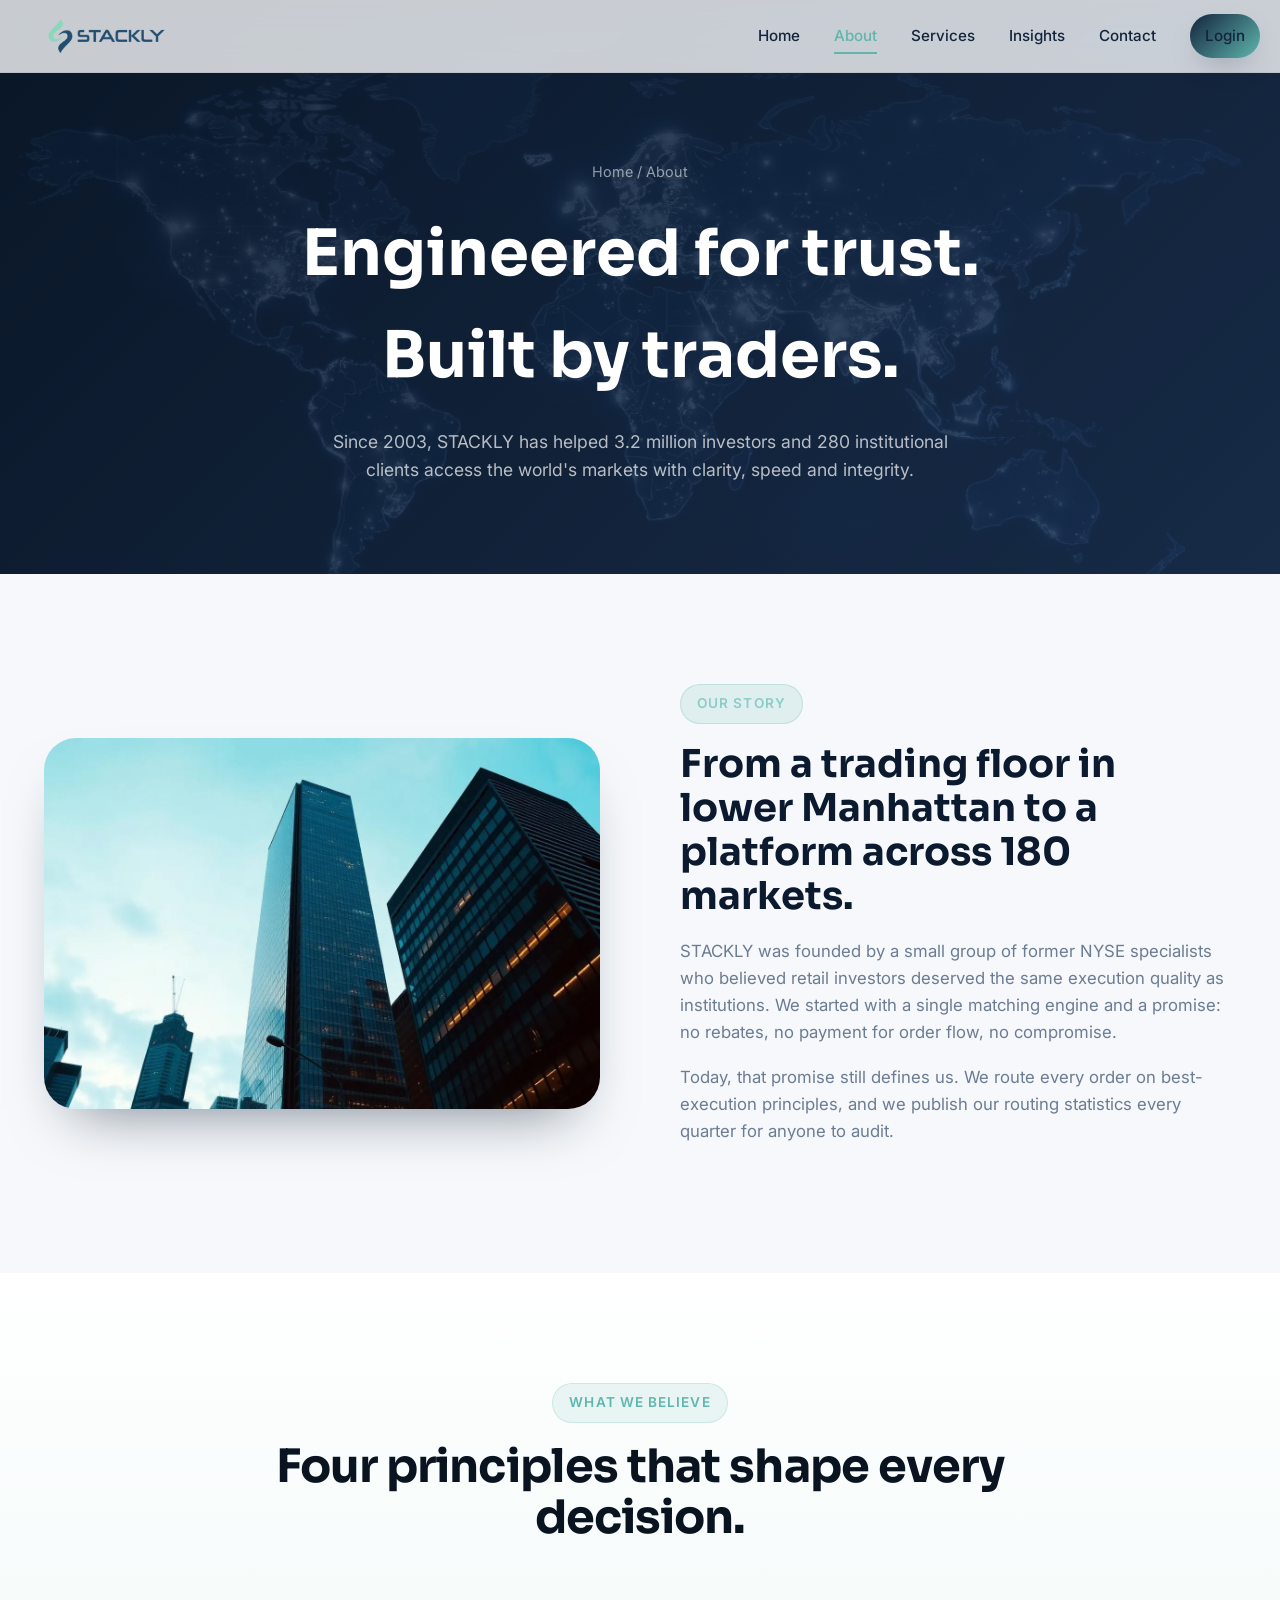
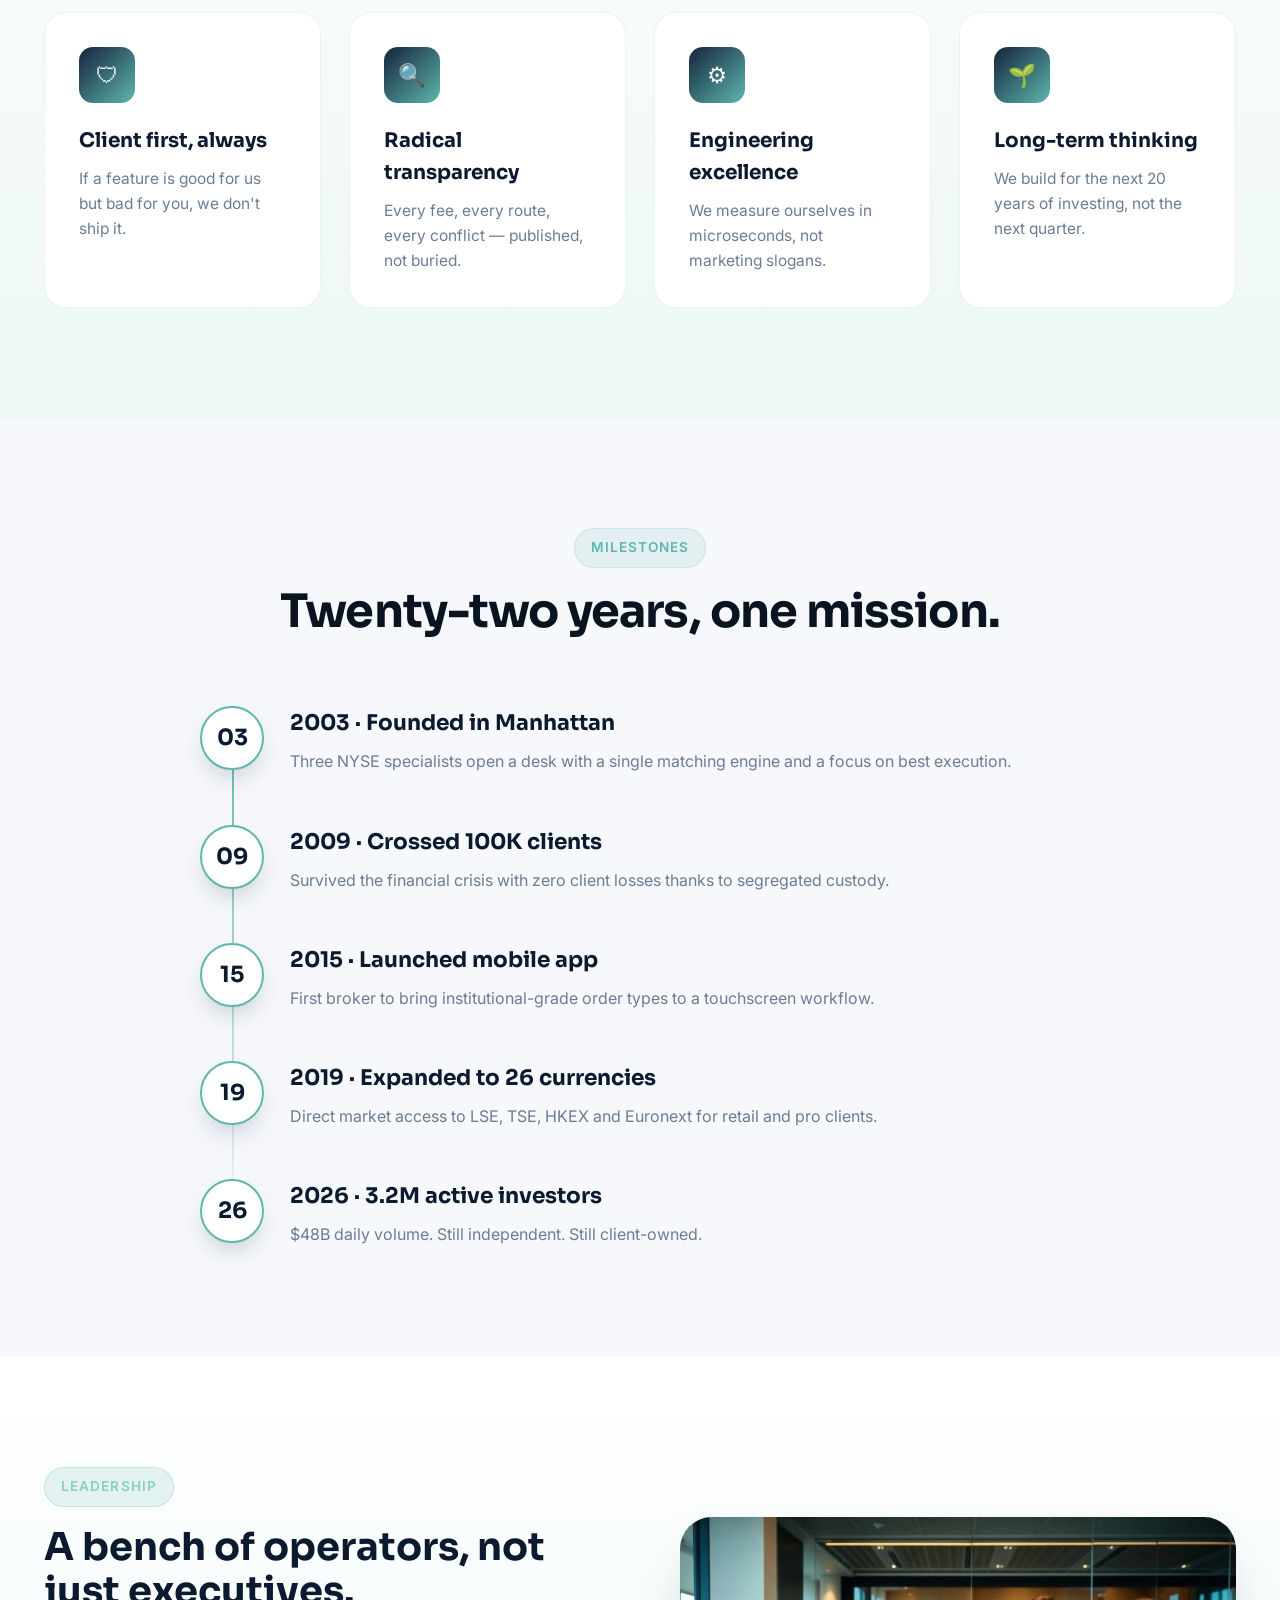
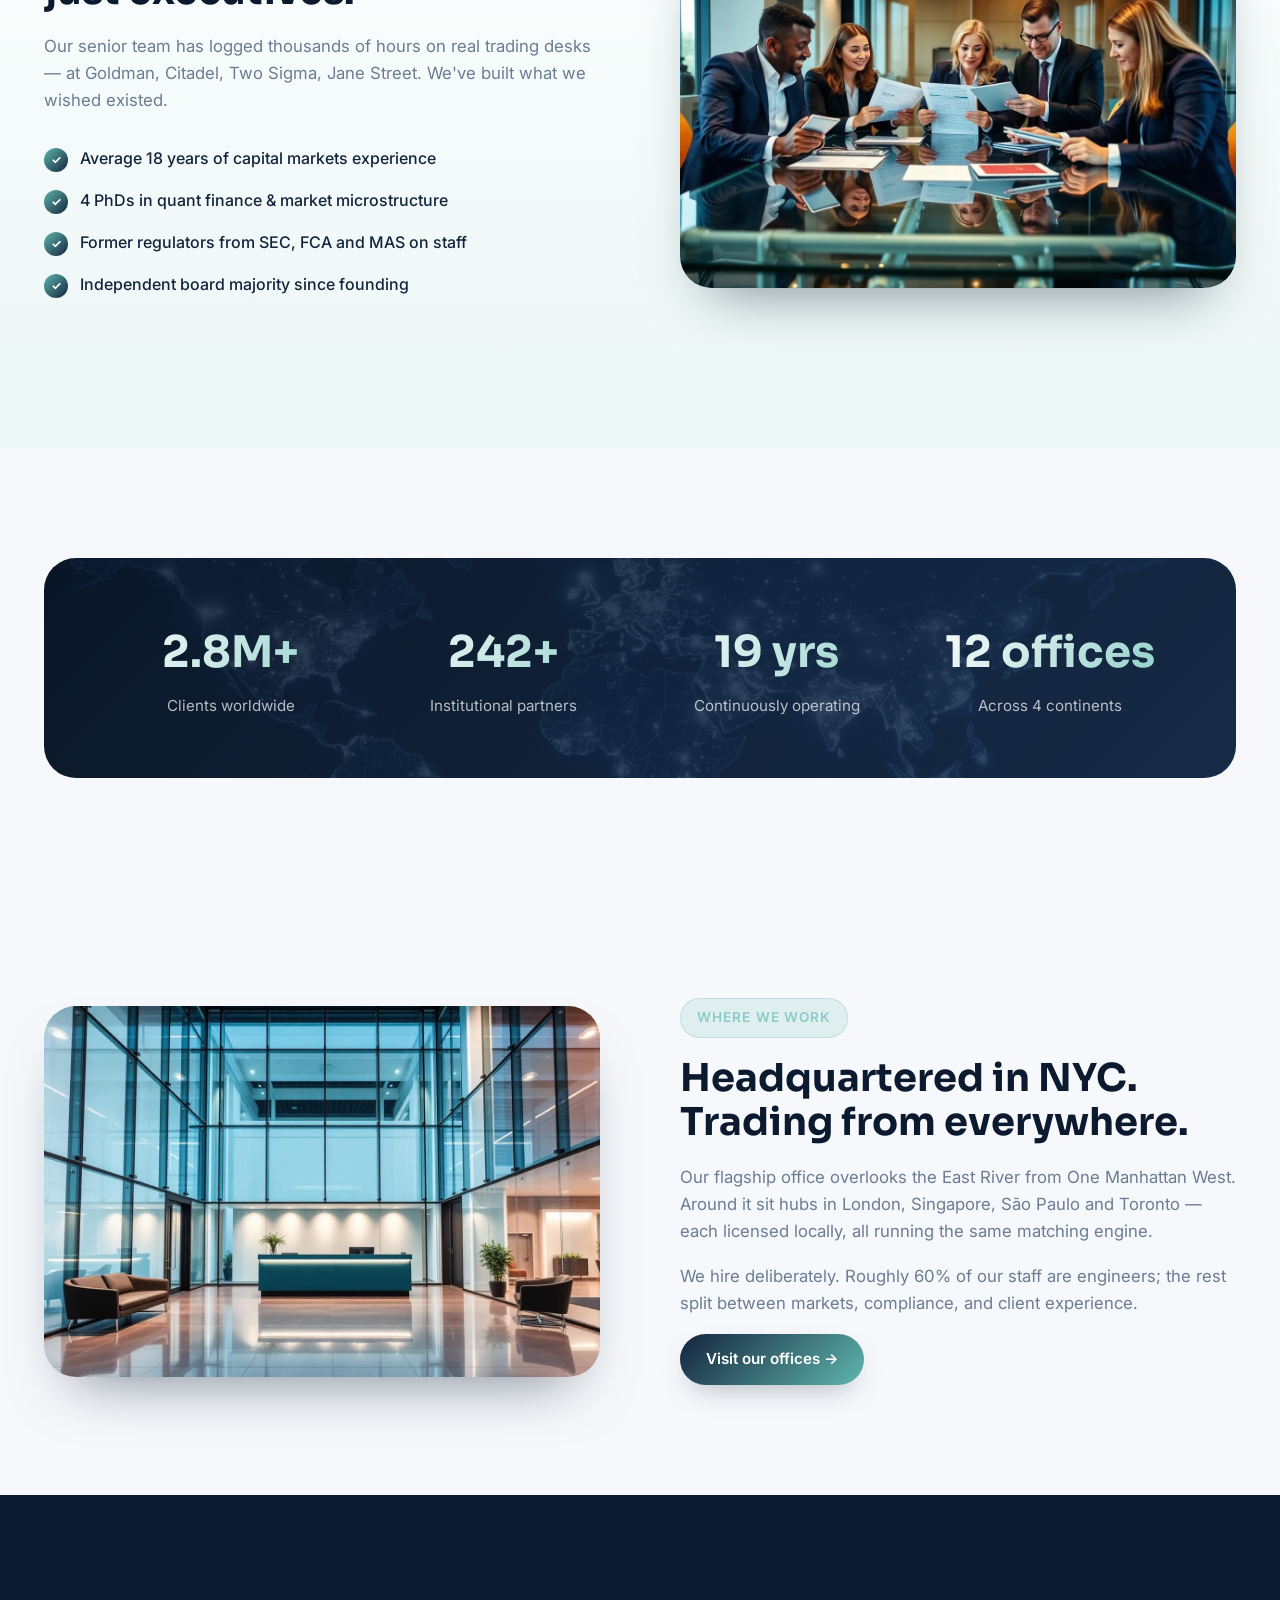
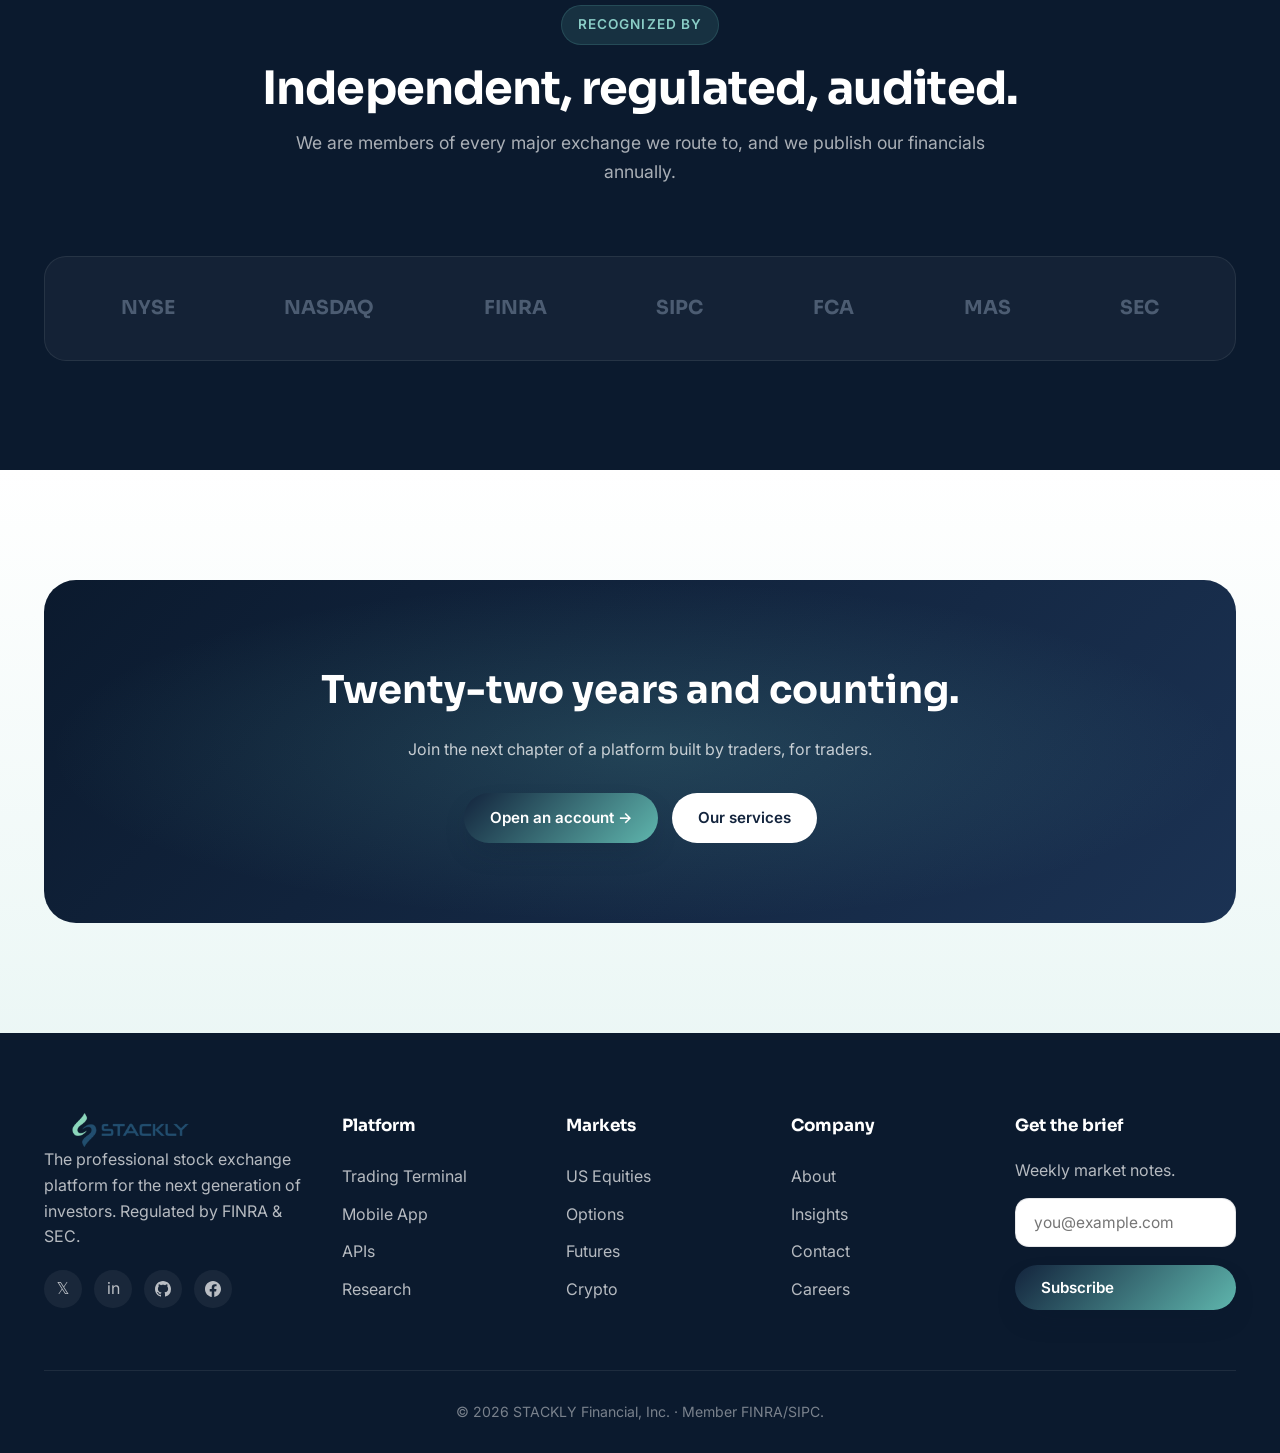
<file: about.html>
<!doctype html>
<html lang="en">

<head>
  <meta charset="utf-8" />
  <meta name="viewport" content="width=device-width,initial-scale=1" />
  <title>About STACKLY — Two Decades of Engineering Trust on Wall Street</title>
  <meta name="description"
    content="Learn how STACKLY became one of the most trusted stock exchange platforms — our story, our people, our values and our promise to every investor." />
  <link rel="icon" type="image/webp" href="./images/logo-dark.webp" />
  <link rel="preconnect" href="https://fonts.googleapis.com">
  <link rel="preconnect" href="https://fonts.gstatic.com" crossorigin>
  <link rel="stylesheet"
    href="https://fonts.googleapis.com/css2?family=Inter:wght@400;500;600;700&family=Sora:wght@500;600;700&display=swap" />
  <link rel="stylesheet" href="./css/styles.css" />
</head>

<body>
  <header class="nav">
    <div class="container nav-inner">
<a href="index.html" class="nav-logo" aria-label="STACKLY Home"><img src="./images/logo-dark.webp" alt="STACKLY Logo"
          class="nav-logo-img" /></a>
      <nav class="nav-links">
        <a href="index.html">Home</a><a href="about.html">About</a><a href="services.html">Services</a><a
          href="blog.html">Insights</a><a href="contact.html">Contact</a>
        <a href="login.html" class="btn btn-primary" style="padding: 10px 15px;">Login</a>
      </nav>
      <button class="menu-toggle" style="margin-right: 10px;" aria-label="Menu"><span></span><span></span><span></span></button>
    </div>
  </header>
  <section class="page-hero">
    <div class="container page-hero-inner" data-anim>
      <div class="crumbs"><a href="index.html">Home</a> / About</div>
      <h1>Engineered for trust.<br />Built by traders.</h1>
      <p>Since 2003, STACKLY has helped 3.2 million investors and 280 institutional clients access the world's markets
        with clarity, speed and integrity.</p>
    </div>
  </section>
  <section class="section">
    <div class="container">
      <div class="split">
        <div class="split-img" data-anim="left"><img src="./images/city.webp" alt="Financial district" width="1200"
            height="800" loading="lazy" /></div>
        <div class="split-text" data-anim="right">
          <span class="eyebrow">Our Story</span>
          <h2>From a trading floor in lower Manhattan to a platform across 180 markets.</h2>
          <p>STACKLY was founded by a small group of former NYSE specialists who believed retail investors deserved the
            same execution quality as institutions. We started with a single matching engine and a promise: no rebates,
            no payment for order flow, no compromise.</p>
          <p>Today, that promise still defines us. We route every order on best-execution principles, and we publish our
            routing statistics every quarter for anyone to audit.</p>
        </div>
      </div>
    </div>
  </section>
  <section class="section section-tint">
    <div class="container">
      <div class="section-head" data-anim>
        <span class="eyebrow">What we believe</span>
        <h2>Four principles that shape every decision.</h2>
      </div>
      <div class="grid grid-4">
        <div class="card" data-anim data-delay="1">
          <div class="icon">🛡</div>
          <h3>Client first, always</h3>
          <p>If a feature is good for us but bad for you, we don't ship it.</p>
        </div>
        <div class="card" data-anim data-delay="2">
          <div class="icon">🔍</div>
          <h3>Radical transparency</h3>
          <p>Every fee, every route, every conflict — published, not buried.</p>
        </div>
        <div class="card" data-anim data-delay="3">
          <div class="icon">⚙</div>
          <h3>Engineering excellence</h3>
          <p>We measure ourselves in microseconds, not marketing slogans.</p>
        </div>
        <div class="card" data-anim data-delay="4">
          <div class="icon">🌱</div>
          <h3>Long-term thinking</h3>
          <p>We build for the next 20 years of investing, not the next quarter.</p>
        </div>
      </div>
    </div>
  </section>
  <section class="section">
    <div class="container">
      <div class="section-head" data-anim>
        <span class="eyebrow">Milestones</span>
        <h2>Twenty-two years, one mission.</h2>
      </div>
      <div class="timeline">
        <div class="tl-item" data-anim="left">
          <div class="tl-num">03</div>
          <h3>2003 · Founded in Manhattan</h3>
          <p>Three NYSE specialists open a desk with a single matching engine and a focus on best execution.</p>
        </div>
        <div class="tl-item" data-anim="left" data-delay="1">
          <div class="tl-num">09</div>
          <h3>2009 · Crossed 100K clients</h3>
          <p>Survived the financial crisis with zero client losses thanks to segregated custody.</p>
        </div>
        <div class="tl-item" data-anim="left" data-delay="2">
          <div class="tl-num">15</div>
          <h3>2015 · Launched mobile app</h3>
          <p>First broker to bring institutional-grade order types to a touchscreen workflow.</p>
        </div>
        <div class="tl-item" data-anim="left" data-delay="3">
          <div class="tl-num">19</div>
          <h3>2019 · Expanded to 26 currencies</h3>
          <p>Direct market access to LSE, TSE, HKEX and Euronext for retail and pro clients.</p>
        </div>
        <div class="tl-item" data-anim="left" data-delay="4">
          <div class="tl-num">26</div>
          <h3>2026 · 3.2M active investors</h3>
          <p>$48B daily volume. Still independent. Still client-owned.</p>
        </div>
      </div>
    </div>
  </section>
  <section class="section section-tint">
    <div class="container">
      <div class="split reverse">
        <div class="split-img" data-anim="right"><img src="./images/team.webp" alt="Leadership team" width="1200"
            height="800" loading="lazy" /></div>
        <div class="split-text" data-anim="left">
          <span class="eyebrow">Leadership</span>
          <h2>A bench of operators, not just executives.</h2>
          <p>Our senior team has logged thousands of hours on real trading desks — at Goldman, Citadel, Two Sigma, Jane
            Street. We've built what we wished existed.</p>
          <ul class="ck-list">
            <li>Average 18 years of capital markets experience</li>
            <li>4 PhDs in quant finance & market microstructure</li>
            <li>Former regulators from SEC, FCA and MAS on staff</li>
            <li>Independent board majority since founding</li>
          </ul>
        </div>
      </div>
    </div>
  </section>
  <section class="section">
    <div class="container">
      <div class="stats" data-anim="zoom">
        <div class="stat"><b data-count="3.2" data-suffix="M+">0</b><span>Clients worldwide</span></div>
        <div class="stat"><b data-count="280" data-suffix="+">0</b><span>Institutional partners</span></div>
        <div class="stat"><b data-count="22" data-suffix=" yrs">0</b><span>Continuously operating</span></div>
        <div class="stat"><b data-count="14" data-suffix=" offices">0</b><span>Across 4 continents</span></div>
      </div>
    </div>
  </section>
  <section class="section">
    <div class="container">
      <div class="split">
        <div class="split-img" data-anim="left"><img src="./images/office.webp" alt="STACKLY HQ" width="1200"
            height="800" loading="lazy" /></div>
        <div class="split-text" data-anim="right">
          <span class="eyebrow">Where we work</span>
          <h2>Headquartered in NYC. Trading from everywhere.</h2>
          <p>Our flagship office overlooks the East River from One Manhattan West. Around it sit hubs in London,
            Singapore, São Paulo and Toronto — each licensed locally, all running the same matching engine.</p>
          <p>We hire deliberately. Roughly 60% of our staff are engineers; the rest split between markets, compliance,
            and client experience.</p>
          <a href="404.html" class="btn btn-primary">Visit our offices →</a>
        </div>
      </div>
    </div>
  </section>
  <section class="section section-dark">
    <div class="container">
      <div class="section-head" data-anim>
        <span class="eyebrow">Recognized by</span>
        <h2>Independent, regulated, audited.</h2>
        <p>We are members of every major exchange we route to, and we publish our financials annually.</p>
      </div>
      <div class="logos-band" data-anim style="background:rgba(255,255,255,.04);border-color:rgba(255,255,255,.08)">
        <span>NYSE</span><span>NASDAQ</span><span>FINRA</span><span>SIPC</span><span>FCA</span><span>MAS</span><span>SEC</span>
      </div>
    </div>
  </section>
  <section class="section section-tint">
    <div class="container">
      <div class="cta-band" data-anim="zoom">
        <h2>Twenty-two years and counting.</h2>
        <p>Join the next chapter of a platform built by traders, for traders.</p>
        <div class="hero-cta"><a href="contact.html" class="btn btn-primary">Open an account →</a><a
            href="services.html" class="btn btn-white">Our services</a></div>
      </div>
    </div>
  </section>
  <footer class="footer">
    <div class="container">
      <div class="foot-grid">
        <div>
          <a href="index.html" class="nav-logo"><img src="./images/logo-dark.webp" alt="STACKLY Logo" class="nav-logo-img"/></a>
          <!-- <img src="./images/logo-dark.webp" alt="STACKLY" class="foot-logo" /> -->
          <p>The professional stock exchange platform for the next generation of investors. Regulated by FINRA & SEC.
          </p>
          <div class="socials"><a href="404.html">𝕏</a>
            <a href="404.html">in</a>
            <a href="404.html"><svg xmlns="http://www.w3.org/2000/svg" width="16" height="16" fill="currentColor" class="bi bi-github" viewBox="0 0 16 16">
  <path d="M8 0C3.58 0 0 3.58 0 8c0 3.54 2.29 6.53 5.47 7.59.4.07.55-.17.55-.38 0-.19-.01-.82-.01-1.49-2.01.37-2.53-.49-2.69-.94-.09-.23-.48-.94-.82-1.13-.28-.15-.68-.52-.01-.53.63-.01 1.08.58 1.23.82.72 1.21 1.87.87 2.33.66.07-.52.28-.87.51-1.07-1.78-.2-3.64-.89-3.64-3.95 0-.87.31-1.59.82-2.15-.08-.2-.36-1.02.08-2.12 0 0 .67-.21 2.2.82.64-.18 1.32-.27 2-.27s1.36.09 2 .27c1.53-1.04 2.2-.82 2.2-.82.44 1.1.16 1.92.08 2.12.51.56.82 1.27.82 2.15 0 3.07-1.87 3.75-3.65 3.95.29.25.54.73.54 1.48 0 1.07-.01 1.93-.01 2.2 0 .21.15.46.55.38A8.01 8.01 0 0 0 16 8c0-4.42-3.58-8-8-8"/>
</svg></a>
            <a href="404.html"><svg xmlns="http://www.w3.org/2000/svg" width="16" height="16" fill="currentColor" class="bi bi-facebook" viewBox="0 0 16 16">
  <path d="M16 8.049c0-4.446-3.582-8.05-8-8.05C3.58 0-.002 3.603-.002 8.05c0 4.017 2.926 7.347 6.75 7.951v-5.625h-2.03V8.05H6.75V6.275c0-2.017 1.195-3.131 3.022-3.131.876 0 1.791.157 1.791.157v1.98h-1.009c-.993 0-1.303.621-1.303 1.258v1.51h2.218l-.354 2.326H9.25V16c3.824-.604 6.75-3.934 6.75-7.951"/>
</svg></a></div>
        </div>
        <div>
          <h4>Platform</h4>
          <ul>
            <li><a href="404.html">Trading Terminal</a></li>
            <li><a href="404.html">Mobile App</a></li>
            <li><a href="404.html">APIs</a></li>
            <li><a href="404.html">Research</a></li>
          </ul>
        </div>
        <div>
          <h4>Markets</h4>
          <ul>
            <li><a href="404.html">US Equities</a></li>
            <li><a href="404.html">Options</a></li>
            <li><a href="404.html">Futures</a></li>
            <li><a href="404.html">Crypto</a></li>
          </ul>
        </div>
        <div>
          <h4>Company</h4>
          <ul>
            <li><a href="about.html">About</a></li>
            <li><a href="blog.html">Insights</a></li>
            <li><a href="contact.html">Contact</a></li>
            <li><a href="contact.html">Careers</a></li>
          </ul>
        </div>
        <div>
          <h4>Get the brief</h4>
          <p style="margin-bottom:14px">Weekly market notes.</p>
          <form class="form" onsubmit="event.preventDefault();this.querySelector('button').textContent='✓ Subscribed';">
            <input class="input" placeholder="you@example.com" type="email" required /><button class="btn btn-primary"
              type="submit">Subscribe</button>
          </form>
        </div>
      </div>
      <div class="copy">© 2026 STACKLY Financial, Inc. · Member FINRA/SIPC.</div>
    </div>
  </footer>
  <script src="./js/main.js"></script>
</body>

</html>
</file>
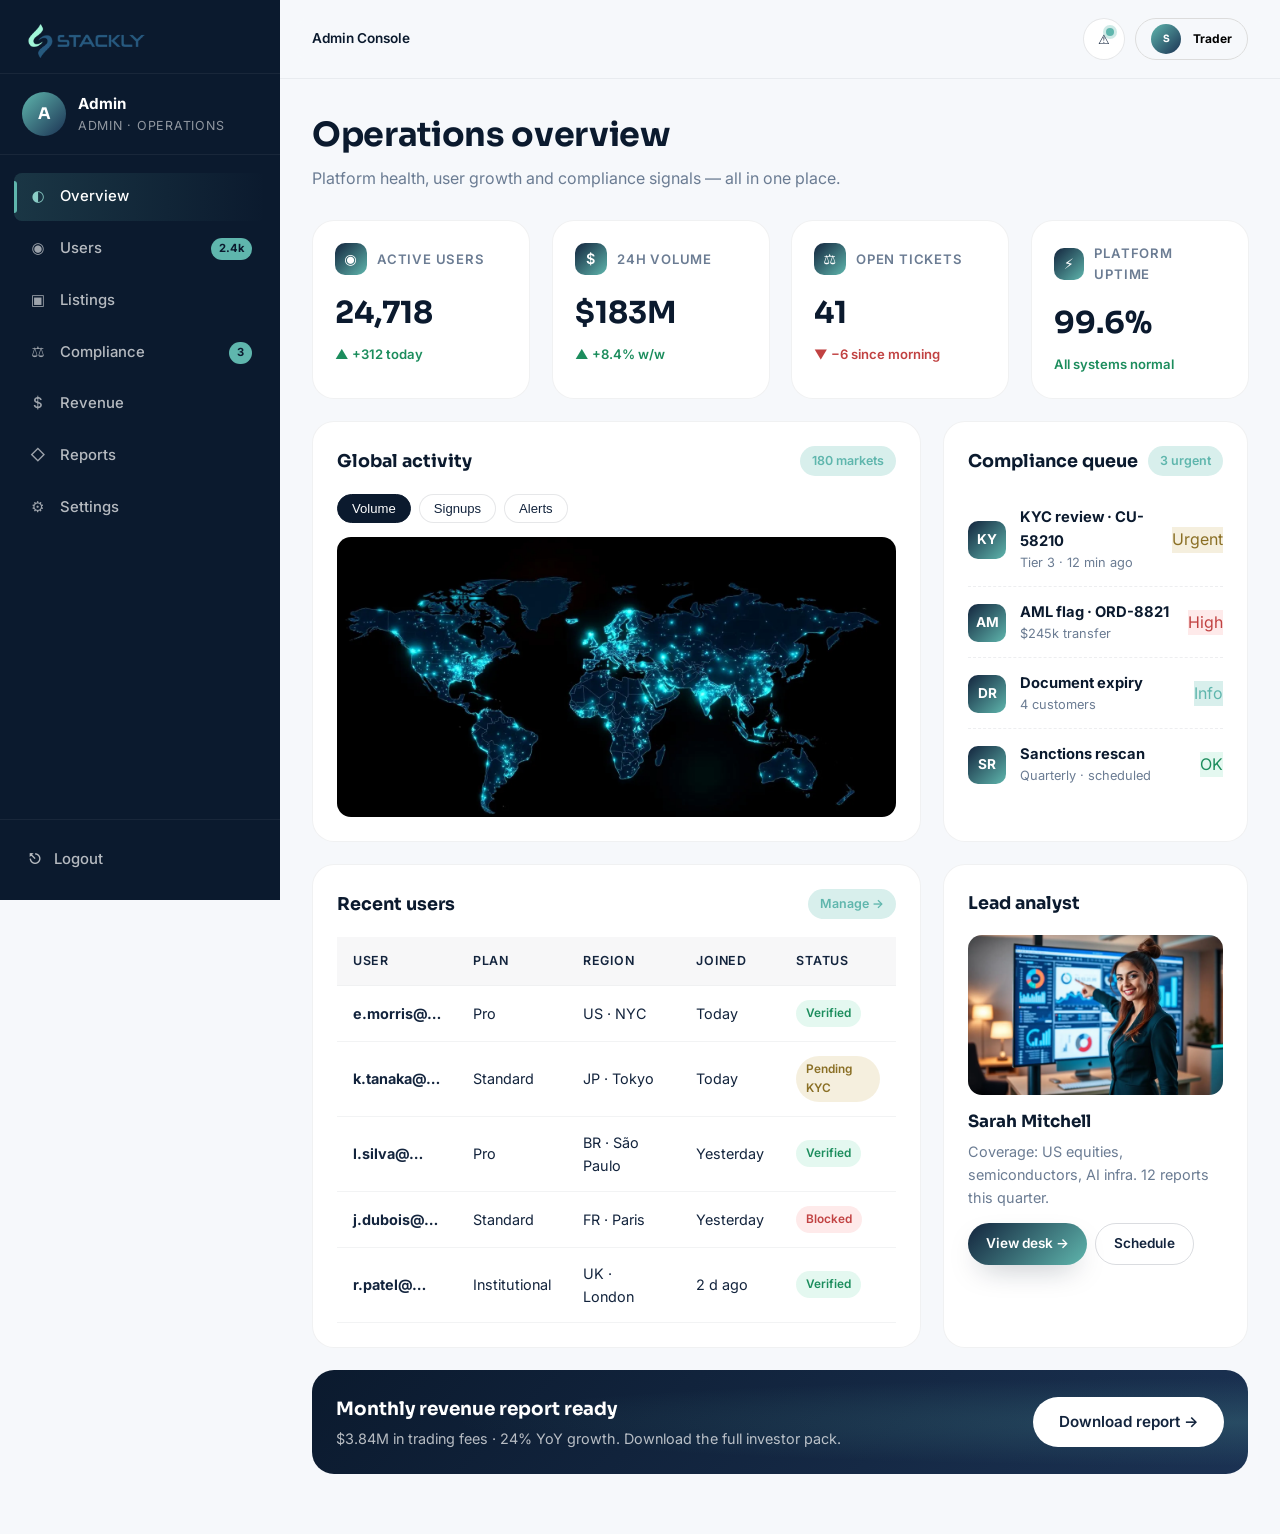
<file: admin-dashboard.html>
<!doctype html>
<html lang="en">
<head>
<meta charset="utf-8"/>
<meta name="viewport" content="width=device-width,initial-scale=1"/>
<title>Admin Console — STACKLY</title>
<meta name="description" content="STACKLY admin operations, users, compliance and revenue."/>
<link rel="icon" type="image/webp" href="./images/logo-dark.webp"/>
<link rel="preconnect" href="https://fonts.googleapis.com"/>
<link rel="preconnect" href="https://fonts.gstatic.com" crossorigin/>
<link rel="stylesheet" href="https://fonts.googleapis.com/css2?family=Inter:wght@400;500;600;700&family=Sora:wght@500;600;700&display=swap"/>
<link rel="stylesheet" href="./css/styles.css"/>
</head>
<body>

<div class="dash-side-overlay"></div>
<div class="toast-container"></div>
<div class="dash">

  <!-- Sidebar -->
  <aside class="dash-side">
    <div class="brand" style="display: flex; justify-content: space-between; width: 100%;">
      <a href="admin-dashboard.html"><img src="./images/logo-dark.webp" alt="STACKLY"/></a>
      <div style="font-size: 20px;" class="clos-x-button" id="closeSidebar">x</div>
    </div>
    <div class="dash-user">
      <div class="av" id="dash-initial">A</div>
      <div>
        <b id="dash-username">Admin</b>
        <span>Admin · Operations</span>
      </div>
    </div>
    <nav class="dash-nav">
      <a class="active" data-tab="overview" href="#"><span class="ic">◐</span> Overview</a>
      <a data-tab="users" href="#"><span class="ic">◉</span> Users <span class="badge">2.4k</span></a>
      <a data-tab="listings" href="#"><span class="ic">▣</span> Listings</a>
      <a data-tab="compliance" href="#"><span class="ic">⚖</span> Compliance <span class="badge">3</span></a>
      <a data-tab="revenue" href="#"><span class="ic">$</span> Revenue</a>
      <a data-tab="reports" href="#"><span class="ic">◇</span> Reports</a>
      <a data-tab="settings" href="#"><span class="ic">⚙</span> Settings</a>
    </nav>
    <div class="dash-foot">
      <a id="dash-logout" href="login.html"><span>⎋</span> Logout</a>
    </div>
  </aside>

  <!-- Main -->
  <main class="dash-main">
    <div class="dash-top">
      <button class="dash-menu-btn" aria-label="Menu">☰</button>
      <div class="crumbs"> <b>Admin Console</b></div>
      
      <div class="dash-top-actions">
        <button class="icon-btn" aria-label="Alerts" onclick="location.href='404.html'">⚠<span class="ping"></span></button>
        <div class="dash-user" style="border: 1px solid gainsboro; border-radius: 30px; padding: 5px 15px;">
          <div class="av" id="dash-initial-header" style="font-size: 10px; width: 30px; height: 30px;">S</div>
          <div>
            <b id="header-user-name" style="color: #000; font-size: 12px;">Trader</b>
          </div>
        </div>
      </div>
    </div>

    <div class="dash-content">

      <!-- ==================== TAB: OVERVIEW ==================== -->
      <div id="tab-overview" class="dash-tab active" data-tab="overview" data-heading="Operations overview">
        <div class="dash-head" data-anim="left">
          <h1>Operations overview</h1>
          <p>Platform health, user growth and compliance signals — all in one place.</p>
        </div>

        <!-- KPI cards -->
        <div class="dash-grid cols-4" style="margin-bottom:22px">
          <div class="stat-card" data-anim="zoom" data-delay="1">
            <div class="lab"><span class="sicn">◉</span> Active users</div>
            <div class="val"><span data-count="24820" data-suffix="">0</span></div>
            <div class="delta up">▲ +312 today</div>
          </div>
          <div class="stat-card" data-anim="zoom" data-delay="2">
            <div class="lab"><span class="sicn">$</span> 24h volume</div>
            <div class="val">$<span data-count="184" data-suffix="M">0</span></div>
            <div class="delta up">▲ +8.4% w/w</div>
          </div>
          <div class="stat-card" data-anim="zoom" data-delay="3">
            <div class="lab"><span class="sicn">⚖</span> Open tickets</div>
            <div class="val"><span data-count="42" data-suffix="">0</span></div>
            <div class="delta down">▼ −6 since morning</div>
          </div>
          <div class="stat-card" data-anim="zoom" data-delay="4">
            <div class="lab"><span class="sicn">⚡</span> Platform uptime</div>
            <div class="val"><span data-count="99.99" data-suffix="%">0</span></div>
            <div class="delta up">All systems normal</div>
          </div>
        </div>

        <!-- Map + Compliance -->
        <div class="dash-grid span-2-1" style="margin-bottom:22px">
          <div class="panel chart-card" data-anim="left">
            <div class="panel-head"><h3>Global activity</h3><span class="pill">180 markets</span></div>
            <div class="chip-row">
              <button class="chip on">Volume</button>
              <button class="chip">Signups</button>
              <button class="chip">Alerts</button>
            </div>
            <img class="chart-img" src="./images/world.webp" alt="Global activity"/>
          </div>
          <div class="panel" data-anim="right">
            <div class="panel-head"><h3>Compliance queue</h3><span class="pill pill-warn">3 urgent</span></div>
            <div class="dash-list">
              <div class="row"><div class="av-sm">KY</div><div class="who"><b>KYC review · CU-58210</b><span>Tier 3 · 12 min ago</span></div><span class="pill pill-warn">Urgent</span></div>
              <div class="row"><div class="av-sm">AM</div><div class="who"><b>AML flag · ORD-8821</b><span>$245k transfer</span></div><span class="pill pill-err">High</span></div>
              <div class="row"><div class="av-sm">DR</div><div class="who"><b>Document expiry</b><span>4 customers</span></div><span class="pill pill-info">Info</span></div>
              <div class="row"><div class="av-sm">SR</div><div class="who"><b>Sanctions rescan</b><span>Quarterly · scheduled</span></div><span class="pill pill-ok">OK</span></div>
            </div>
          </div>
        </div>

        <!-- Users table + analyst -->
        <div class="dash-grid span-2-1" style="margin-bottom:22px; width: 100%;">
          <div class="panel" data-anim="zoom">
            <div class="panel-head"><h3>Recent users</h3><a href="404.html" class="pill">Manage →</a></div>
            <div class="dash-table-wrap">
              <table class="dash-table">
                <thead><tr><th>User</th><th>Plan</th><th>Region</th><th>Joined</th><th>Status</th></tr></thead>
                <tbody>
                  <tr><td><b>e.morris@…</b></td><td>Pro</td><td>US · NYC</td><td>Today</td><td><span class="pill pill-ok">Verified</span></td></tr>
                  <tr><td><b>k.tanaka@…</b></td><td>Standard</td><td>JP · Tokyo</td><td>Today</td><td><span class="pill pill-warn">Pending KYC</span></td></tr>
                  <tr><td><b>l.silva@…</b></td><td>Pro</td><td>BR · São Paulo</td><td>Yesterday</td><td><span class="pill pill-ok">Verified</span></td></tr>
                  <tr><td><b>j.dubois@…</b></td><td>Standard</td><td>FR · Paris</td><td>Yesterday</td><td><span class="pill pill-err">Blocked</span></td></tr>
                  <tr><td><b>r.patel@…</b></td><td>Institutional</td><td>UK · London</td><td>2 d ago</td><td><span class="pill pill-ok">Verified</span></td></tr>
                </tbody>
              </table>
            </div>
          </div>
          <div class="panel" data-anim="right">
            <div class="panel-head"><h3>Lead analyst</h3></div>
            <img class="dash-img" src="./images/analyst.webp" alt="Analyst" style="height:160px;object-fit:cover;margin-bottom:14px"/>
            <b style="font-family:var(--font-display);color:var(--navy-900);font-size:1.05rem">Sarah Mitchell</b>
            <p style="color:var(--muted);font-size:.9rem;margin-top:4px">Coverage: US equities, semiconductors, AI infra. 12 reports this quarter.</p>
            <div style="margin-top:14px;display:flex;gap:8px">
              <a href="404.html" class="btn btn-primary btn-sm">View desk →</a>
              <a href="404.html" class="btn btn-ghost btn-sm">Schedule</a>
            </div>
          </div>
        </div>

        <!-- Revenue banner -->
        <div class="dash-banner" data-anim="zoom">
          <div><h4>Monthly revenue report ready</h4><p>$3.84M in trading fees · 24% YoY growth. Download the full investor pack.</p></div>
          <a href="404.html" class="btn btn-white">Download report →</a>
        </div>
      </div>

      <!-- ==================== TAB: USERS ==================== -->
      <div id="tab-users" class="dash-tab" data-tab="users" data-heading="User Management">
        <div class="dash-head" data-anim="left"><h1>User Management</h1><p>Manage all platform users, their accounts, and activity.</p></div>
        <div class="dash-grid cols-4" style="margin-bottom:22px">
          <div class="stat-card"><div class="lab"><span class="sicn">◉</span> Total Users</div><div class="val">24,820</div><div class="delta up">▲ +312 today</div></div>
          <div class="stat-card"><div class="lab"><span class="sicn">✓</span> Verified</div><div class="val">22,144</div><div class="delta up">89.2% rate</div></div>
          <div class="stat-card"><div class="lab"><span class="sicn">⏳</span> Pending KYC</div><div class="val">1,284</div><div class="delta down">▼ Needs review</div></div>
          <div class="stat-card"><div class="lab"><span class="sicn">🚫</span> Blocked</div><div class="val">142</div><div class="delta down">▼ -12 this week</div></div>
        </div>
        <div class="panel">
          <div class="panel-head"><h3>All Users</h3><div style="display:flex;gap:8px"></div></div>
          <div class="dash-table-wrap">
            <table class="dash-table">
              <thead><tr><th>Email</th><th>Plan</th><th>Region</th><th>Joined</th><th>Volume</th><th>Status</th><th>Action</th></tr></thead>
              <tbody>
                <tr><td><b>e.morris@example.com</b></td><td>Pro</td><td>US · NYC</td><td>Jun 22</td><td>$284K</td><td><span class="pill pill-ok">Verified</span></td><td><a href="#" class="pill">View</a></td></tr>
                <tr><td><b>k.tanaka@example.com</b></td><td>Standard</td><td>JP · Tokyo</td><td>Jun 22</td><td>$12K</td><td><span class="pill pill-warn">Pending KYC</span></td><td><a href="#" class="pill">Review</a></td></tr>
                <tr><td><b>l.silva@example.com</b></td><td>Pro</td><td>BR · SP</td><td>Jun 21</td><td>$89K</td><td><span class="pill pill-ok">Verified</span></td><td><a href="#" class="pill">View</a></td></tr>
                <tr><td><b>j.dubois@example.com</b></td><td>Standard</td><td>FR · Paris</td><td>Jun 21</td><td>$2K</td><td><span class="pill pill-err">Blocked</span></td><td><a href="#" class="pill">Review</a></td></tr>
                <tr><td><b>r.patel@example.com</b></td><td>Institutional</td><td>UK · London</td><td>Jun 20</td><td>$1.2M</td><td><span class="pill pill-ok">Verified</span></td><td><a href="#" class="pill">View</a></td></tr>
              </tbody>
            </table>
          </div>
        </div>
      </div>

      <!-- ==================== TAB: LISTINGS ==================== -->
      <div id="tab-listings" class="dash-tab" data-tab="listings" data-heading="Market Listings">
        <div class="dash-head" data-anim="left"><h1>Market Listings</h1><p>Manage securities listed on the STACKLY exchange.</p></div>
        <div class="dash-grid cols-3" style="margin-bottom:22px">
          <div class="stat-card"><div class="lab"><span class="sicn">📊</span> Total Listings</div><div class="val">12,480</div></div>
          <div class="stat-card"><div class="lab"><span class="sicn">🏢</span> Equities</div><div class="val">8,240</div></div>
          <div class="stat-card"><div class="lab"><span class="sicn">🎯</span> ETFs & Funds</div><div class="val">4,240</div></div>
        </div>
        <div class="panel">
          <div class="panel-head"><h3>Recent Listings</h3><span class="pill">24 added this week</span></div>
          <div class="dash-table-wrap">
            <table class="dash-table">
              <thead><tr><th>Symbol</th><th>Name</th><th>Type</th><th>Exchange</th><th>Listed</th><th>Status</th></tr></thead>
              <tbody>
                <tr><td><b>QUANT</b></td><td>Quantum Computing Inc.</td><td>Equity</td><td>NASDAQ</td><td>Jun 20</td><td><span class="pill pill-ok">Active</span></td></tr>
                <tr><td><b>GREEN</b></td><td>Green Energy Fund</td><td>ETF</td><td>NYSE</td><td>Jun 18</td><td><span class="pill pill-ok">Active</span></td></tr>
                <tr><td><b>AIINF</b></td><td>AI Infrastructure ETF</td><td>ETF</td><td>NYSE</td><td>Jun 15</td><td><span class="pill pill-ok">Active</span></td></tr>
                <tr><td><b>BIOME</b></td><td>BioMe Therapeutics</td><td>Equity</td><td>NASDAQ</td><td>Jun 12</td><td><span class="pill pill-warn">Pending</span></td></tr>
              </tbody>
            </table>
          </div>
        </div>
      </div>

      <!-- ==================== TAB: COMPLIANCE ==================== -->
      <div id="tab-compliance" class="dash-tab" data-tab="compliance" data-heading="Compliance Center">
        <div class="dash-head" data-anim="left"><h1>Compliance Center</h1><p>Monitor regulatory compliance, flag reviews, and audit trails.</p></div>
        <div class="dash-grid cols-4" style="margin-bottom:22px">
          <div class="stat-card"><div class="lab"><span class="sicn">⚖</span> Open Cases</div><div class="val">42</div><div class="delta down">▼ 3 urgent</div></div>
          <div class="stat-card"><div class="lab"><span class="sicn">✓</span> Cleared Today</div><div class="val">18</div><div class="delta up">▲ On track</div></div>
          <div class="stat-card"><div class="lab"><span class="sicn">⏳</span> Avg Resolution</div><div class="val">4.2h</div></div>
          <div class="stat-card"><div class="lab"><span class="sicn">🔍</span> Audits Passed</div><div class="val">100%</div><div class="delta up">SOC 2 Type II</div></div>
        </div>
        <div class="panel">
          <div class="panel-head"><h3>Active Reviews</h3></div>
          <div class="dash-table-wrap">
            <table class="dash-table">
              <thead><tr><th>Case ID</th><th>Type</th><th>User</th><th>Trigger</th><th>Status</th><th>Action</th></tr></thead>
              <tbody>
                <tr><td><b>CU-58210</b></td><td>KYC</td><td>k.tanaka@…</td><td>Tier 3 verification</td><td><span class="pill pill-warn">Urgent</span></td><td><a href="#" class="pill">Review</a></td></tr>
                <tr><td><b>ORD-8821</b></td><td>AML</td><td>j.mitchell@…</td><td>$245K transfer</td><td><span class="pill pill-err">High</span></td><td><a href="#" class="pill">Review</a></td></tr>
                <tr><td><b>DOC-4410</b></td><td>Document</td><td>4 customers</td><td>ID expiry</td><td><span class="pill pill-info">Info</span></td><td><a href="#" class="pill">Notify</a></td></tr>
              </tbody>
            </table>
          </div>
        </div>
      </div>

      <!-- ==================== TAB: REVENUE ==================== -->
      <div id="tab-revenue" class="dash-tab" data-tab="revenue" data-heading="Revenue Dashboard">
        <div class="dash-head" data-anim="left"><h1>Revenue Dashboard</h1><p>Trading fees, subscription revenue, and growth metrics.</p></div>
        <div class="dash-grid cols-4" style="margin-bottom:22px">
          <div class="stat-card"><div class="lab"><span class="sicn">$</span> Monthly Revenue</div><div class="val">$3.84M</div><div class="delta up">▲ +24% YoY</div></div>
          <div class="stat-card"><div class="lab"><span class="sicn">📈</span> Trading Fees</div><div class="val">$2.91M</div><div class="delta up">▲ 75.8% of total</div></div>
          <div class="stat-card"><div class="lab"><span class="sicn">👥</span> Subscriptions</div><div class="val">$0.93M</div><div class="delta up">▲ 24.2% of total</div></div>
          <div class="stat-card"><div class="lab"><span class="sicn">📊</span> ARPU</div><div class="val">$154</div><div class="delta up">▲ +$12 vs last Q</div></div>
        </div>
        <div class="dash-grid span-2-1">
          <div class="panel"><div class="panel-head"><h3>Revenue Breakdown</h3></div>
          <div class="dash-table-wrap">
            <table class="dash-table">
              <thead><tr><th>Category</th><th>Amount</th><th>Growth</th><th>% of Total</th></tr></thead>
              <tbody>
                <tr><td>Equity Trading Fees</td><td>$1.84M</td><td style="color:#1c8d5d">+18%</td><td>48%</td></tr>
                <tr><td>Options & Derivatives</td><td>$0.67M</td><td style="color:#1c8d5d">+32%</td><td>17%</td></tr>
                <tr><td>Crypto Trading</td><td>$0.40M</td><td style="color:#1c8d5d">+42%</td><td>10%</td></tr>
                <tr><td>Pro Subscriptions</td><td>$0.58M</td><td style="color:#1c8d5d">+22%</td><td>15%</td></tr>
                <tr><td>Institutional Services</td><td>$0.35M</td><td style="color:#1c8d5d">+15%</td><td>9%</td></tr>
              </tbody>
            </table>
            </div>
          </div>
          <div class="panel">
            <div class="panel-head"><h3>Quick Stats</h3></div>
            <div style="display:flex;flex-direction:column;gap:16px">
              <div><b style="color:var(--navy-900)">Avg. daily revenue</b><div style="font-family:var(--font-display);font-size:1.6rem;color:var(--teal-400);font-weight:700">$128K</div></div>
              <div><b style="color:var(--navy-900)">Revenue per trade</b><div style="font-family:var(--font-display);font-size:1.6rem;color:var(--teal-400);font-weight:700">$0.42</div></div>
              <div><b style="color:var(--navy-900)">Monthly churn</b><div style="font-family:var(--font-display);font-size:1.6rem;color:#1c8d5d;font-weight:700">2.1%</div></div>
              <button class="btn btn-primary" style="margin-top:8px;justify-content:center" onclick="window.location.href='404.html'">Download Full Report</button>
            </div>
          </div>
        </div>
      </div>

      <!-- ==================== TAB: REPORTS ==================== -->
      <div id="tab-reports" class="dash-tab" data-tab="reports" data-heading="Reports & Analytics">
        <div class="dash-head" data-anim="left"><h1>Reports & Analytics</h1><p>Generate and view operational reports.</p></div>
        <div class="dash-grid cols-3" style="margin-bottom:22px">
          <div class="stat-card"><div class="lab"><span class="sicn">📄</span> Reports Generated</div><div class="val">284</div><div class="delta up">This quarter</div></div>
          <div class="stat-card"><div class="lab"><span class="sicn">📊</span> Scheduled Reports</div><div class="val">12</div></div>
          <div class="stat-card"><div class="lab"><span class="sicn">📅</span> Last Generated</div><div class="val">Today</div></div>
        </div>
        <div class="panel">
          <div class="panel-head"><h3>Available Reports</h3><button class="btn btn-primary btn-sm" onclick="window.location.href='404.html'">Generate New</button></div>
          <div class="dash-table-wrap">
            <table class="dash-table">
              <thead><tr><th>Report Name</th><th>Frequency</th><th>Last Run</th><th>Format</th><th>Action</th></tr></thead>
              <tbody>
                <tr><td><b>Daily Trading Summary</b></td><td>Daily</td><td>Today 6:00 PM</td><td>PDF, CSV</td><td><a href="#" class="pill">Download</a></td></tr>
                <tr><td><b>Weekly User Growth</b></td><td>Weekly</td><td>Jun 22</td><td>PDF, XLSX</td><td><a href="#" class="pill">Download</a></td></tr>
                <tr><td><b>Monthly Compliance Audit</b></td><td>Monthly</td><td>Jun 01</td><td>PDF</td><td><a href="#" class="pill">Download</a></td></tr>
                <tr><td><b>Quarterly Financials</b></td><td>Quarterly</td><td>Apr 01</td><td>PDF, XLSX</td><td><a href="#" class="pill">Download</a></td></tr>
              </tbody>
            </table>
          </div>
        </div>
      </div>

      <!-- ==================== TAB: SETTINGS (ADMIN) ==================== -->
      <div id="tab-settings" class="dash-tab" data-tab="settings" data-heading="Admin Settings">
        <div class="dash-head" data-anim="left"><h1>Admin Settings</h1><p>Manage platform configuration, roles, and security.</p></div>
        <div class="panel" data-anim="left">
          <div class="settings-section">
            <h3>Platform Configuration</h3>
            <div class="toggle-row"><div class="info"><b>Maintenance Mode</b><span>Display maintenance page to users</span></div><div class="toggle-switch"></div></div>
            <div class="toggle-row"><div class="info"><b>Auto-approve KYC</b><span>For Tier 1 & 2 verifications</span></div><div class="toggle-switch on"></div></div>
            <div class="toggle-row"><div class="info"><b>Fraud Detection</b><span>Real-time transaction monitoring</span></div><div class="toggle-switch on"></div></div>
            <div class="toggle-row"><div class="info"><b>Audit Logging</b><span>Track all admin actions</span></div><div class="toggle-switch on"></div></div>
          </div>
          <div class="settings-section">
            <h3>Admin Access</h3>
            <div style="display:flex;gap:10px;flex-wrap:wrap">
              <button class="btn btn-primary btn-sm" onclick="window.location.href='404.html'">Invite Admin</button>
              <button class="btn btn-ghost btn-sm" onclick="window.location.href='404.html'">Manage Roles</button>
              <button class="btn btn-ghost btn-sm" onclick="window.location.href='404.html'">View Audit Log</button>
            </div>
          </div>
        </div>
      </div>

    </div>
  </main>
</div>

<script src="./js/main.js"></script>
</body>
</html>
</file>
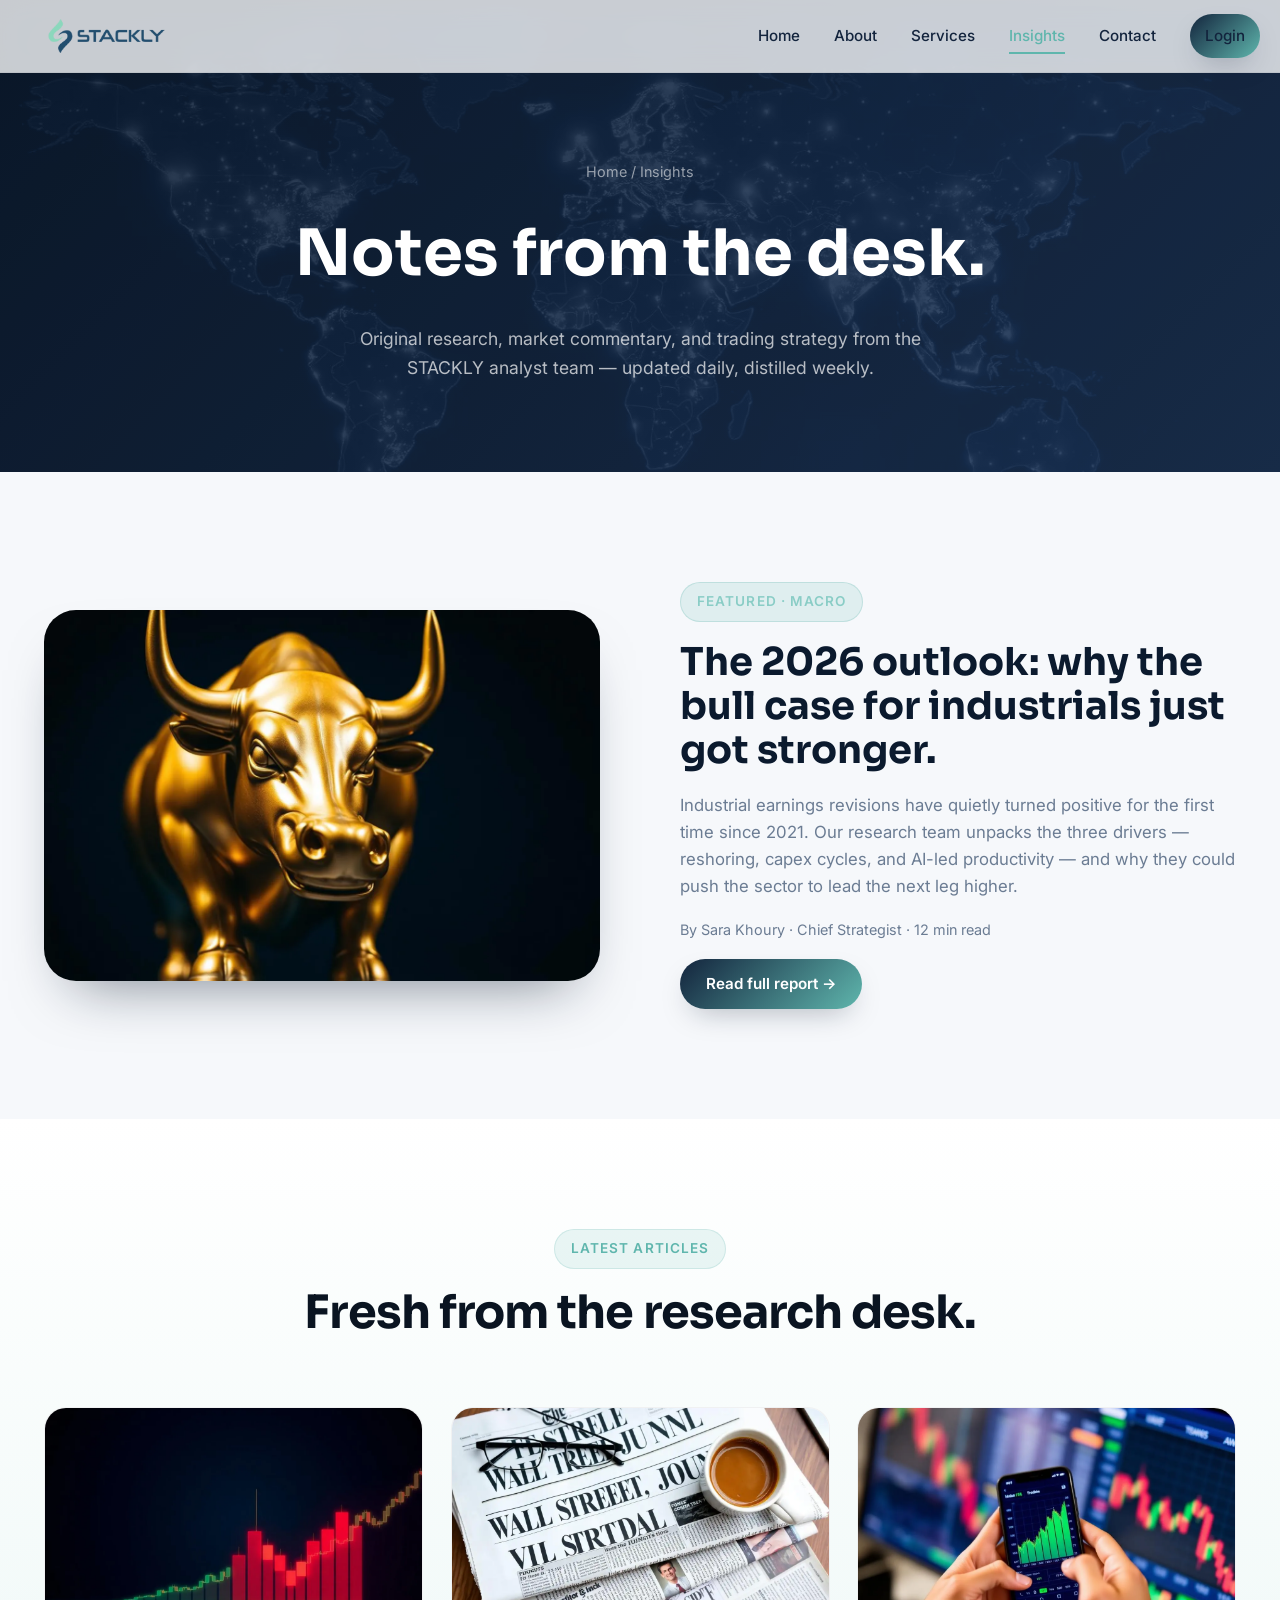
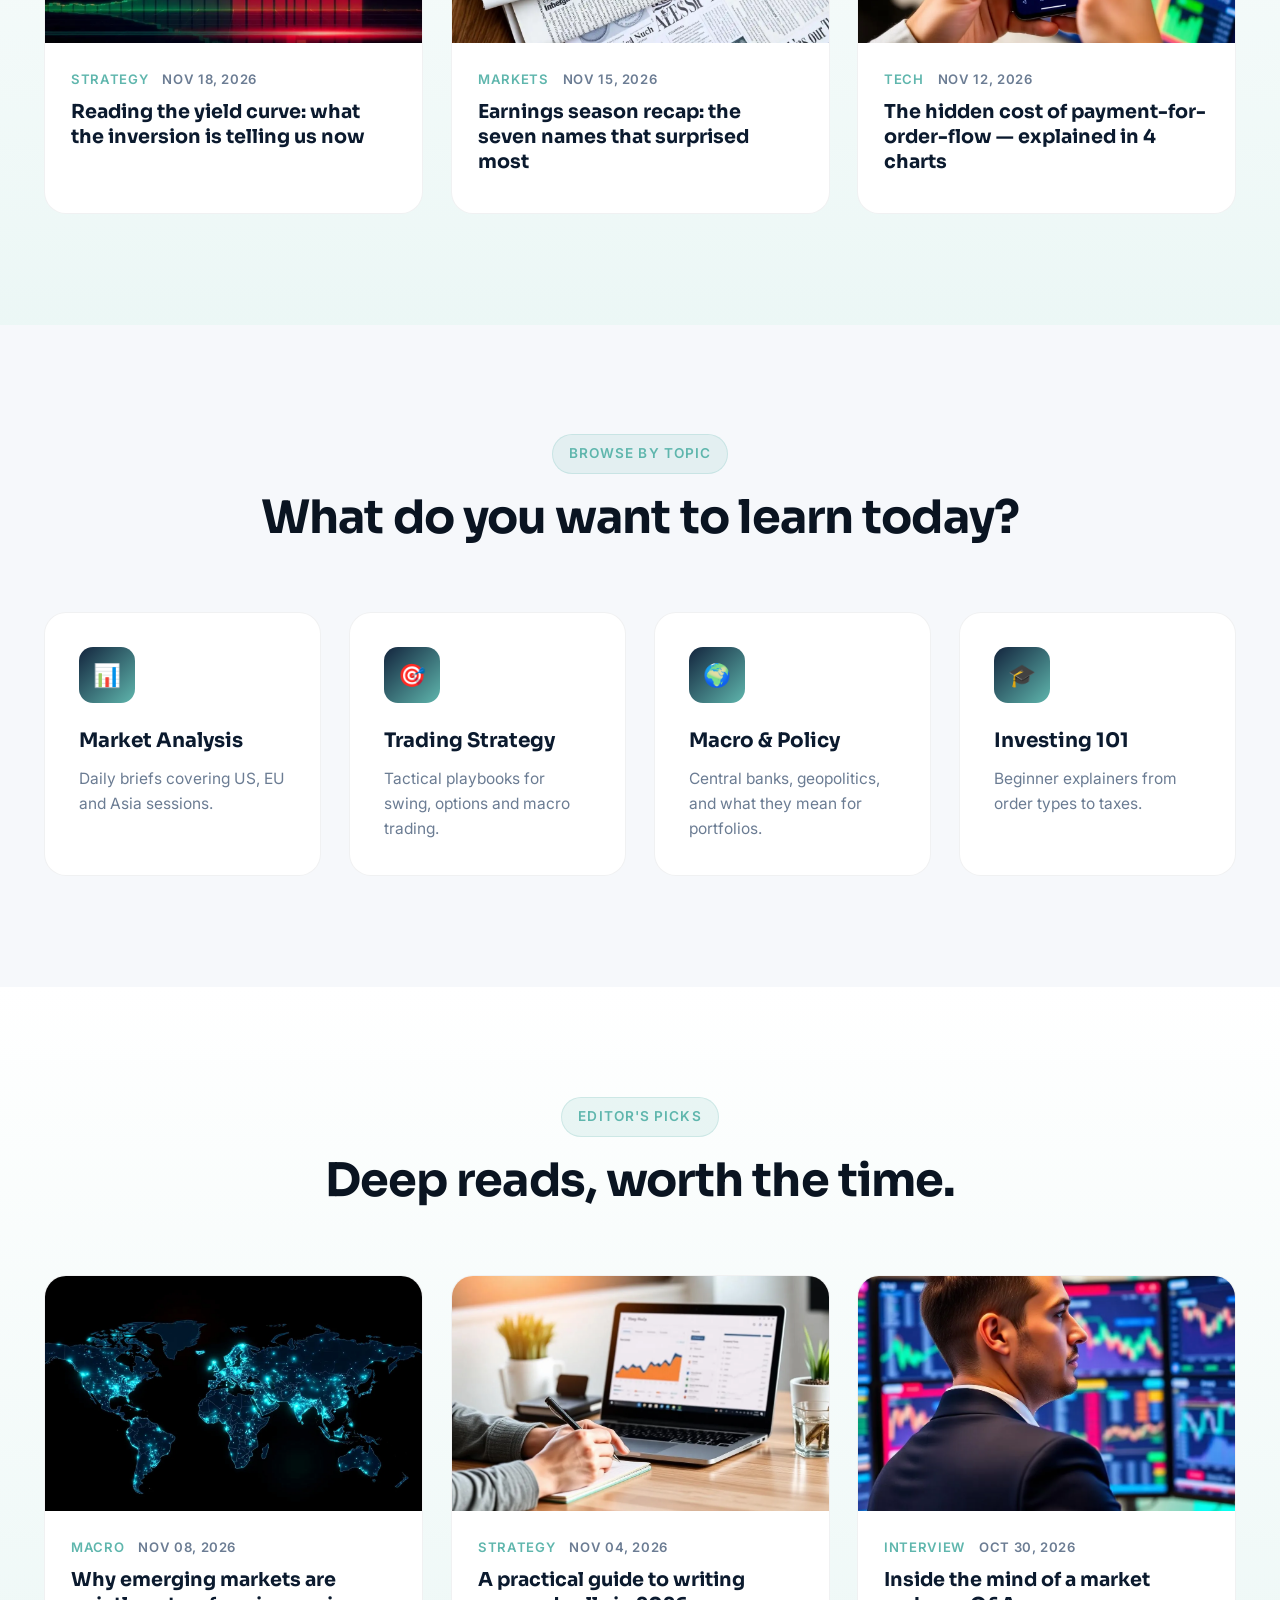
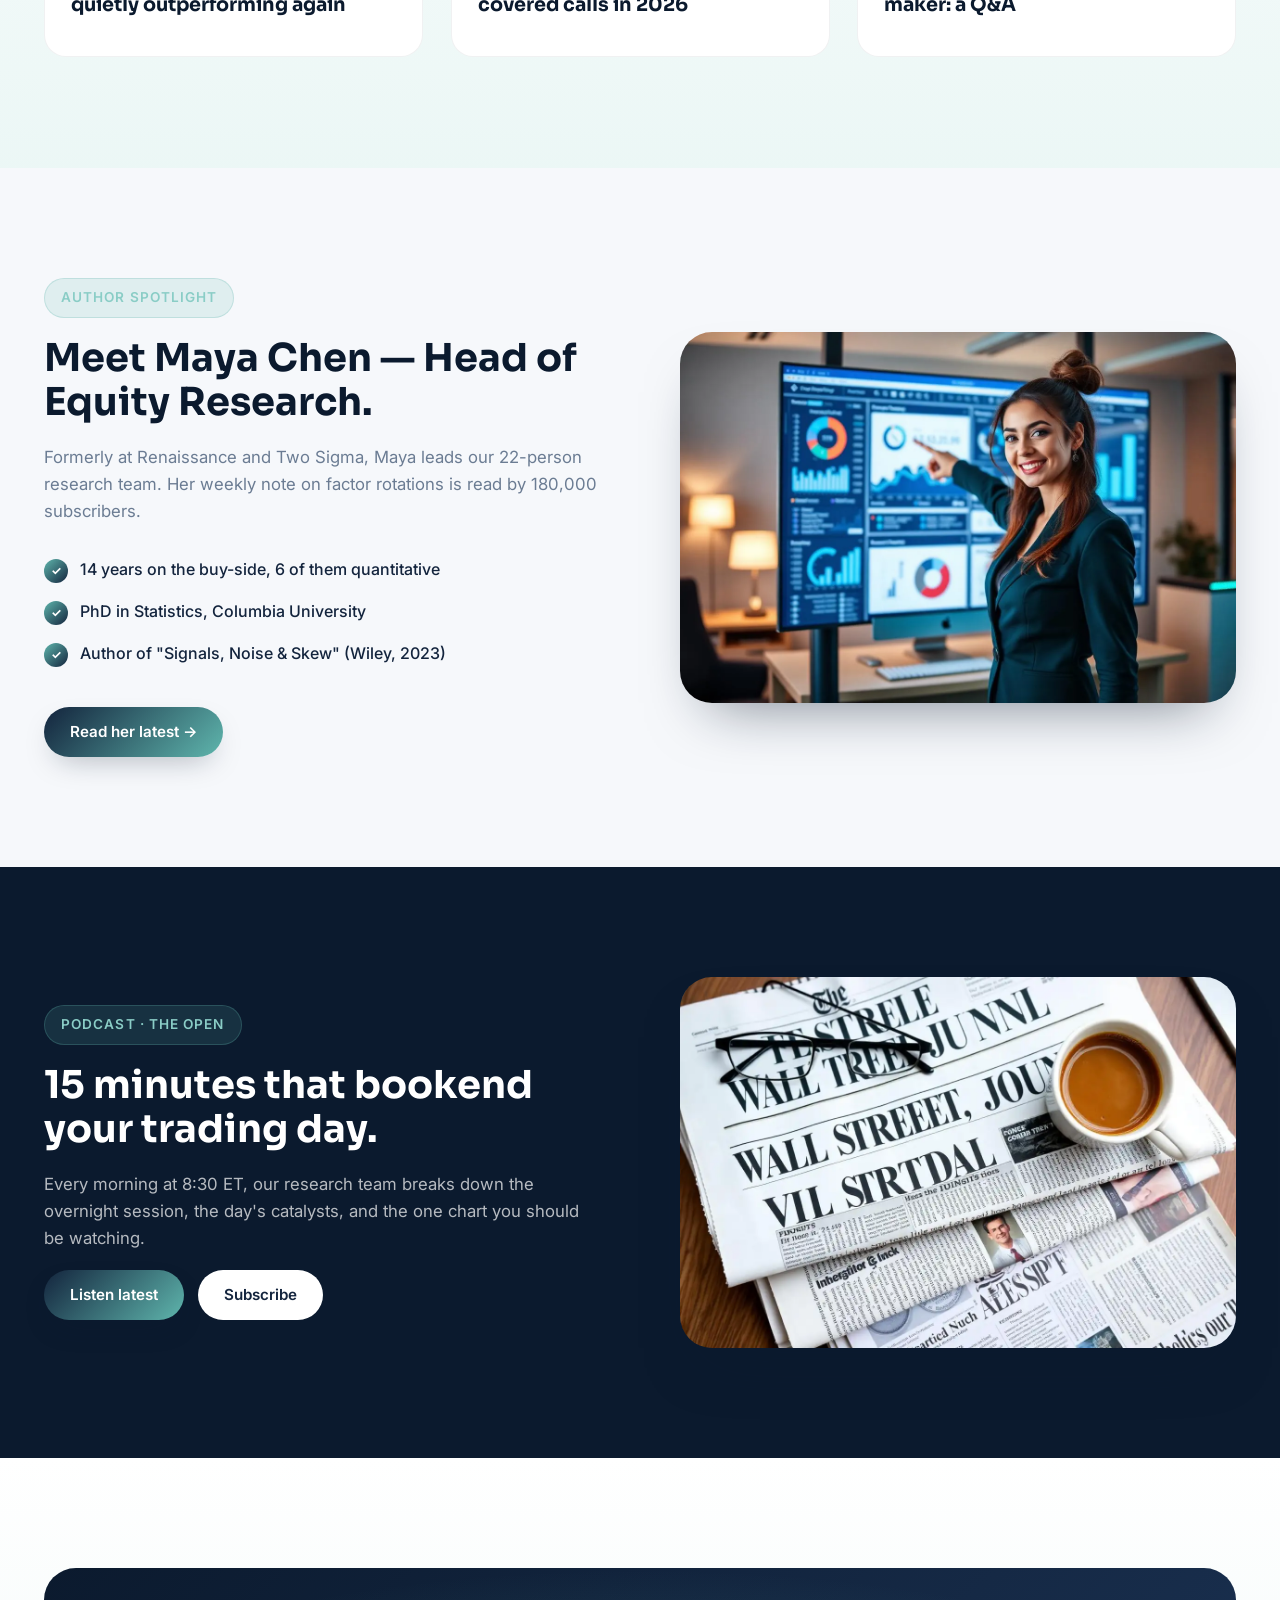
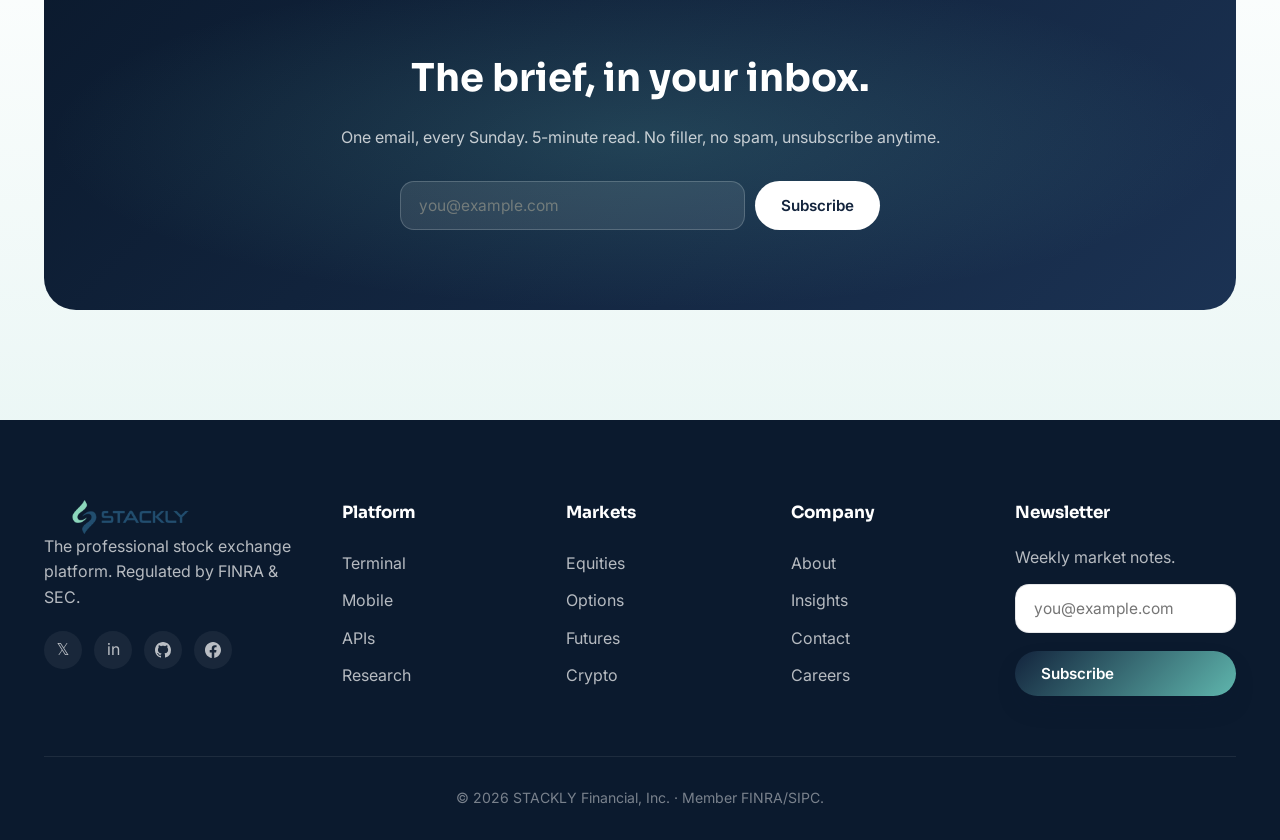
<file: blog.html>
<!doctype html>
<html lang="en">

<head>
  <meta charset="utf-8" />
  <meta name="viewport" content="width=device-width,initial-scale=1" />
  <title>Insights — Market Analysis & Trading Strategy | STACKLY</title>
  <meta name="description"
    content="Read the latest market analysis, trading strategy, and macro commentary from the STACKLY research desk." />
  <link rel="icon" type="image/webp" href="./images/logo-dark.webp" />
  <link rel="preconnect" href="https://fonts.googleapis.com">
  <link rel="preconnect" href="https://fonts.gstatic.com" crossorigin>
  <link rel="stylesheet"
    href="https://fonts.googleapis.com/css2?family=Inter:wght@400;500;600;700&family=Sora:wght@500;600;700&display=swap" />
  <link rel="stylesheet" href="./css/styles.css" />
</head>

<body>
  <header class="nav">
    <div class="container nav-inner">
<a href="index.html" class="nav-logo" aria-label="STACKLY Home"><img src="./images/logo-dark.webp" alt="STACKLY Logo"
          class="nav-logo-img" /></a>
      <nav class="nav-links">
        <a href="index.html">Home</a><a href="about.html">About</a><a href="services.html">Services</a><a
          href="blog.html">Insights</a><a href="contact.html">Contact</a>
        <a href="login.html" class="btn btn-primary" style="padding: 10px 15px;">Login</a>
      </nav>
      <button class="menu-toggle" style="margin-right: 10px;" aria-label="Menu"><span></span><span></span><span></span></button>
    </div>
  </header>
  <section class="page-hero">
    <div class="container page-hero-inner" data-anim>
      <div class="crumbs"><a href="index.html">Home</a> / Insights</div>
      <h1>Notes from the desk.</h1>
      <p>Original research, market commentary, and trading strategy from the STACKLY analyst team — updated daily,
        distilled weekly.</p>
    </div>
  </section>
  <section class="section">
    <div class="container">
      <div class="split">
        <div class="split-img" data-anim="left"><img src="./images/bull.webp" alt="Bull market" width="1200"
            height="800" loading="lazy" /></div>
        <div class="split-text" data-anim="right">
          <span class="eyebrow">Featured · Macro</span>
          <h2>The 2026 outlook: why the bull case for industrials just got stronger.</h2>
          <p>Industrial earnings revisions have quietly turned positive for the first time since 2021. Our research team
            unpacks the three drivers — reshoring, capex cycles, and AI-led productivity — and why they could push the
            sector to lead the next leg higher.</p>
          <p style="color:var(--muted);font-size:.9rem">By Sara Khoury · Chief Strategist · 12 min read</p>
          <a href="404.html" class="btn btn-primary">Read full report →</a>
        </div>
      </div>
    </div>
  </section>
  <section class="section section-tint">
    <div class="container">
      <div class="section-head" data-anim>
        <span class="eyebrow">Latest articles</span>
        <h2>Fresh from the research desk.</h2>
      </div>
      <div class="grid grid-3">
        <div class="blog-card" data-anim data-delay="1">
          <div class="thumb"><img src="./images/chart1.webp" alt="Charts" width="1200" height="800" loading="lazy" />
          </div>
          <div class="body">
            <div class="blog-meta"><span class="cat">Strategy</span><span>Nov 18, 2026</span></div>
            <h3>Reading the yield curve: what the inversion is telling us now</h3>
          </div>
        </div>
        <div class="blog-card" data-anim data-delay="2">
          <div class="thumb"><img src="./images/news.webp" alt="News" width="1200" height="800" loading="lazy" /></div>
          <div class="body">
            <div class="blog-meta"><span class="cat">Markets</span><span>Nov 15, 2026</span></div>
            <h3>Earnings season recap: the seven names that surprised most</h3>
          </div>
        </div>
        <div class="blog-card" data-anim data-delay="3">
          <div class="thumb"><img src="./images/mobile.webp" alt="Mobile" width="1200" height="800" loading="lazy" />
          </div>
          <div class="body">
            <div class="blog-meta"><span class="cat">Tech</span><span>Nov 12, 2026</span></div>
            <h3>The hidden cost of payment-for-order-flow — explained in 4 charts</h3>
          </div>
        </div>
      </div>
    </div>
  </section>
  <section class="section">
    <div class="container">
      <div class="section-head" data-anim>
        <span class="eyebrow">Browse by topic</span>
        <h2>What do you want to learn today?</h2>
      </div>
      <div class="grid grid-4">
        <div class="card" data-anim data-delay="1">
          <div class="icon">📊</div>
          <h3>Market Analysis</h3>
          <p>Daily briefs covering US, EU and Asia sessions.</p><span class="arrow">→</span>
        </div>
        <div class="card" data-anim data-delay="2">
          <div class="icon">🎯</div>
          <h3>Trading Strategy</h3>
          <p>Tactical playbooks for swing, options and macro trading.</p><span class="arrow">→</span>
        </div>
        <div class="card" data-anim data-delay="3">
          <div class="icon">🌍</div>
          <h3>Macro & Policy</h3>
          <p>Central banks, geopolitics, and what they mean for portfolios.</p><span class="arrow">→</span>
        </div>
        <div class="card" data-anim data-delay="4">
          <div class="icon">🎓</div>
          <h3>Investing 101</h3>
          <p>Beginner explainers from order types to taxes.</p><span class="arrow">→</span>
        </div>
      </div>
    </div>
  </section>
  <section class="section section-tint">
    <div class="container">
      <div class="section-head" data-anim><span class="eyebrow">Editor's picks</span>
        <h2>Deep reads, worth the time.</h2>
      </div>
      <div class="grid grid-3">
        <div class="blog-card" data-anim data-delay="1">
          <div class="thumb"><img src="./images/world.webp" alt="" width="1400" height="800" loading="lazy" /></div>
          <div class="body">
            <div class="blog-meta"><span class="cat">Macro</span><span>Nov 08, 2026</span></div>
            <h3>Why emerging markets are quietly outperforming again</h3>
          </div>
        </div>
        <div class="blog-card" data-anim data-delay="2">
          <div class="thumb"><img src="./images/blog1.webp" alt="" width="1200" height="800" loading="lazy" /></div>
          <div class="body">
            <div class="blog-meta"><span class="cat">Strategy</span><span>Nov 04, 2026</span></div>
            <h3>A practical guide to writing covered calls in 2026</h3>
          </div>
        </div>
        <div class="blog-card" data-anim data-delay="3">
          <div class="thumb"><img src="./images/advisor.webp" alt="" width="1000" height="1200" loading="lazy" /></div>
          <div class="body">
            <div class="blog-meta"><span class="cat">Interview</span><span>Oct 30, 2026</span></div>
            <h3>Inside the mind of a market maker: a Q&A</h3>
          </div>
        </div>
      </div>
    </div>
  </section>
  <section class="section">
    <div class="container">
      <div class="split reverse">
        <div class="split-img" data-anim="right"><img src="./images/analyst.webp" alt="Author" width="1200" height="800"
            loading="lazy" /></div>
        <div class="split-text" data-anim="left">
          <span class="eyebrow">Author Spotlight</span>
          <h2>Meet Maya Chen — Head of Equity Research.</h2>
          <p>Formerly at Renaissance and Two Sigma, Maya leads our 22-person research team. Her weekly note on factor
            rotations is read by 180,000 subscribers.</p>
          <ul class="ck-list">
            <li>14 years on the buy-side, 6 of them quantitative</li>
            <li>PhD in Statistics, Columbia University</li>
            <li>Author of "Signals, Noise & Skew" (Wiley, 2023)</li>
          </ul>
          <a href="404.html" class="btn btn-primary">Read her latest →</a>
        </div>
      </div>
    </div>
  </section>
  <section class="section section-dark">
    <div class="container">
      <div class="split">
        <div class="split-text" data-anim="left">
          <span class="eyebrow">Podcast · The Open</span>
          <h2>15 minutes that bookend your trading day.</h2>
          <p>Every morning at 8:30 ET, our research team breaks down the overnight session, the day's catalysts, and the
            one chart you should be watching.</p>
          <div class="hero-cta"><a href="404.html" class="btn btn-primary">Listen latest</a><a href="404.html"
              class="btn btn-white">Subscribe</a></div>
        </div>
        <div class="split-img" data-anim="right"><img src="./images/news.webp" alt="Podcast" width="1200" height="800"
            loading="lazy" /></div>
      </div>
    </div>
  </section>
  <section class="section section-tint">
    <div class="container">
      <div class="cta-band" data-anim="zoom">
        <h2>The brief, in your inbox.</h2>
        <p>One email, every Sunday. 5-minute read. No filler, no spam, unsubscribe anytime.</p>
        <form class="form"
          style="max-width:480px;margin:0 auto;grid-template-columns:1fr auto;grid-auto-flow:column;gap:10px"
          onsubmit="event.preventDefault();this.querySelector('button').textContent='✓ Subscribed'">
          <input class="input" type="email" placeholder="you@example.com" required
            style="background:rgba(255,255,255,.1);color:#fff;border-color:rgba(255,255,255,.2)" />
          <button class="btn btn-white" type="submit">Subscribe</button>
        </form>
      </div>
    </div>
  </section>
  <footer class="footer">
    <div class="container">
      <div class="foot-grid">
        <div>
          <a href="index.html" class="nav-logo"><img src="./images/logo-dark.webp" alt="STACKLY Logo" class="nav-logo-img"/></a>
          <!-- <img src="./images/logo-dark.webp" alt="STACKLY" class="foot-logo" /> -->
          <p>The professional stock exchange platform. Regulated by FINRA & SEC.</p>
          <div class="socials">
            <a href="404.html">𝕏</a>
            <a href="404.html">in</a>
            <a href="404.html"><svg xmlns="http://www.w3.org/2000/svg" width="16" height="16" fill="currentColor" class="bi bi-github" viewBox="0 0 16 16">
  <path d="M8 0C3.58 0 0 3.58 0 8c0 3.54 2.29 6.53 5.47 7.59.4.07.55-.17.55-.38 0-.19-.01-.82-.01-1.49-2.01.37-2.53-.49-2.69-.94-.09-.23-.48-.94-.82-1.13-.28-.15-.68-.52-.01-.53.63-.01 1.08.58 1.23.82.72 1.21 1.87.87 2.33.66.07-.52.28-.87.51-1.07-1.78-.2-3.64-.89-3.64-3.95 0-.87.31-1.59.82-2.15-.08-.2-.36-1.02.08-2.12 0 0 .67-.21 2.2.82.64-.18 1.32-.27 2-.27s1.36.09 2 .27c1.53-1.04 2.2-.82 2.2-.82.44 1.1.16 1.92.08 2.12.51.56.82 1.27.82 2.15 0 3.07-1.87 3.75-3.65 3.95.29.25.54.73.54 1.48 0 1.07-.01 1.93-.01 2.2 0 .21.15.46.55.38A8.01 8.01 0 0 0 16 8c0-4.42-3.58-8-8-8"/>
</svg></a>
            <a href="404.html"><svg xmlns="http://www.w3.org/2000/svg" width="16" height="16" fill="currentColor" class="bi bi-facebook" viewBox="0 0 16 16">
  <path d="M16 8.049c0-4.446-3.582-8.05-8-8.05C3.58 0-.002 3.603-.002 8.05c0 4.017 2.926 7.347 6.75 7.951v-5.625h-2.03V8.05H6.75V6.275c0-2.017 1.195-3.131 3.022-3.131.876 0 1.791.157 1.791.157v1.98h-1.009c-.993 0-1.303.621-1.303 1.258v1.51h2.218l-.354 2.326H9.25V16c3.824-.604 6.75-3.934 6.75-7.951"/>
</svg></a></div>
        </div>
        <div>
          <h4>Platform</h4>
          <ul>
            <li><a href="404.html">Terminal</a></li>
            <li><a href="404.html">Mobile</a></li>
            <li><a href="404.html">APIs</a></li>
            <li><a href="404.html">Research</a></li>
          </ul>
        </div>
        <div>
          <h4>Markets</h4>
          <ul>
            <li><a href="404.html">Equities</a></li>
            <li><a href="404.html">Options</a></li>
            <li><a href="404.html">Futures</a></li>
            <li><a href="404.html">Crypto</a></li>
          </ul>
        </div>
        <div>
          <h4>Company</h4>
          <ul>
            <li><a href="about.html">About</a></li>
            <li><a href="blog.html">Insights</a></li>
            <li><a href="contact.html">Contact</a></li>
            <li><a href="contact.html">Careers</a></li>
          </ul>
        </div>
        <div>
          <h4>Newsletter</h4>
          <p style="margin-bottom:14px">Weekly market notes.</p>
          <form class="form" onsubmit="event.preventDefault();this.querySelector('button').textContent='✓ Subscribed';">
            <input class="input" placeholder="you@example.com" type="email" required /><button class="btn btn-primary"
              type="submit">Subscribe</button></form>
        </div>
      </div>
      <div class="copy">© 2026 STACKLY Financial, Inc. · Member FINRA/SIPC.</div>
    </div>
  </footer>
  <script src="./js/main.js"></script>
</body>

</html>
</file>
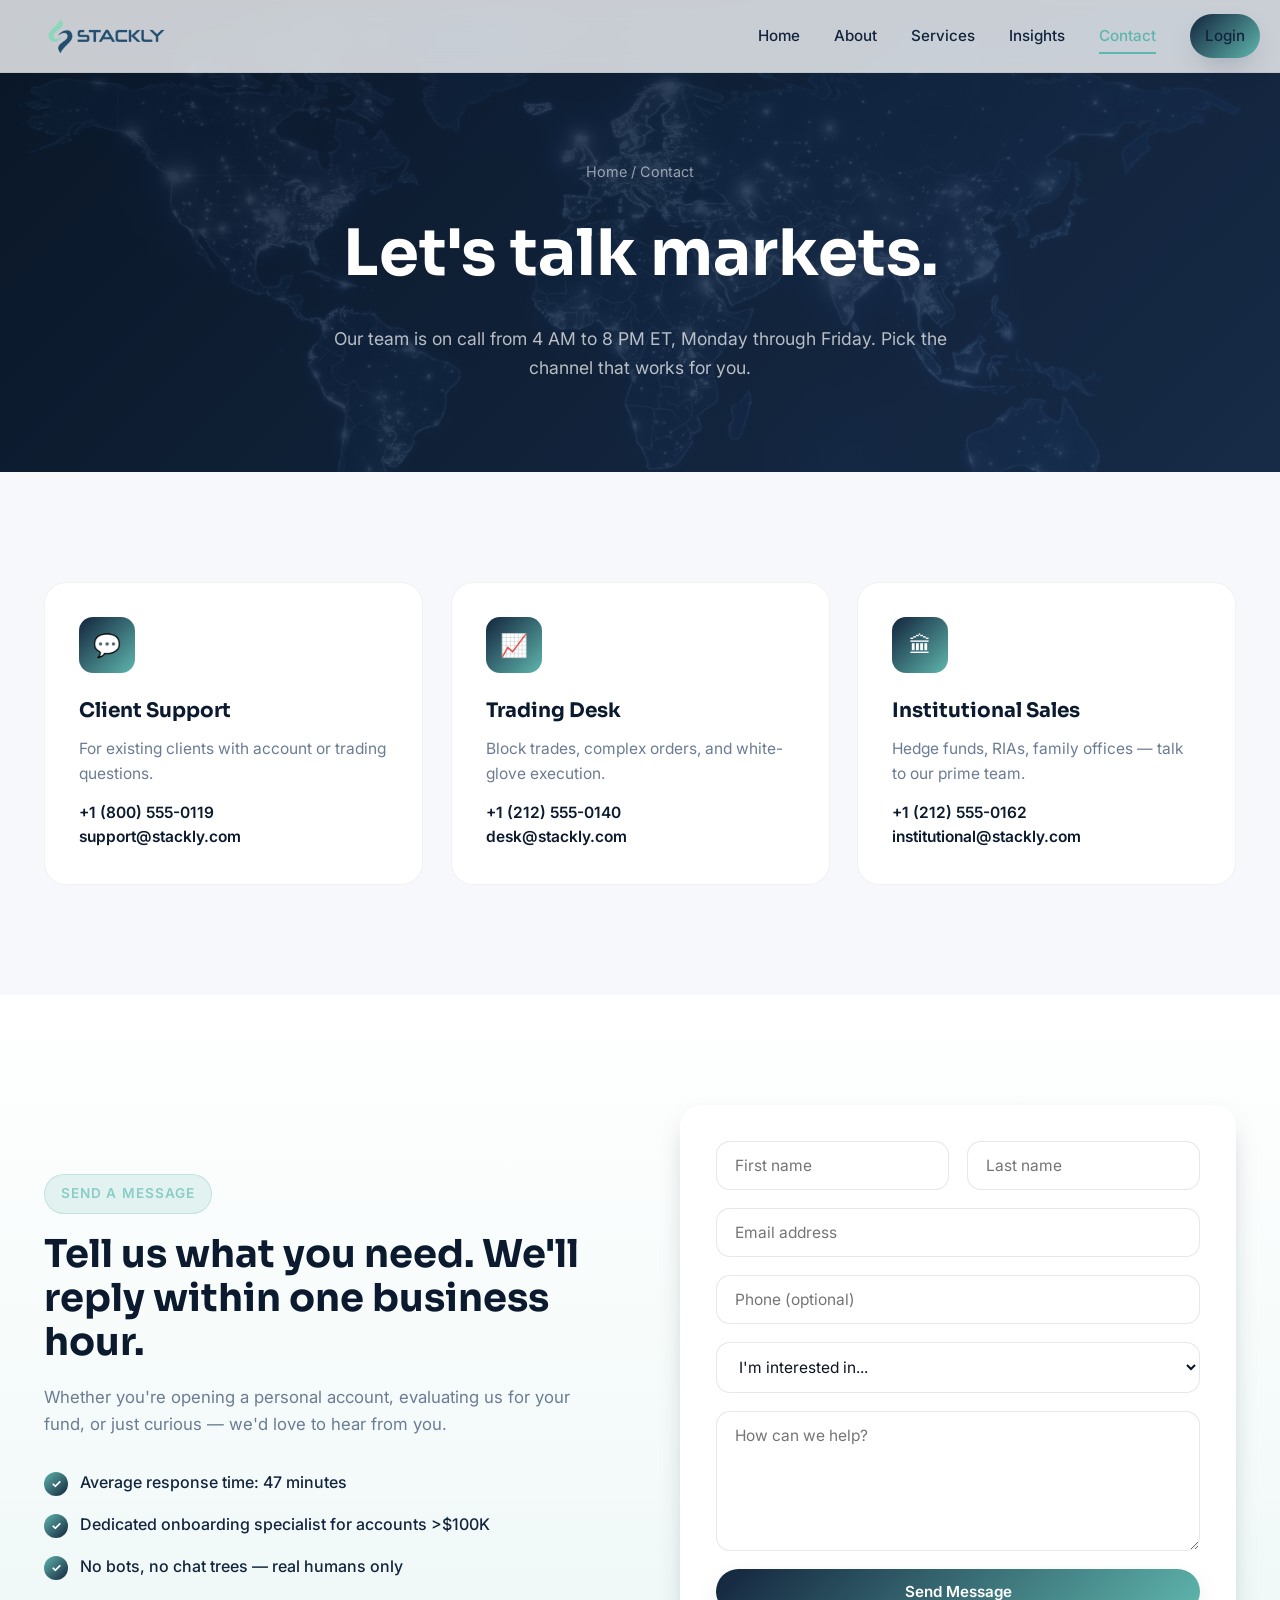
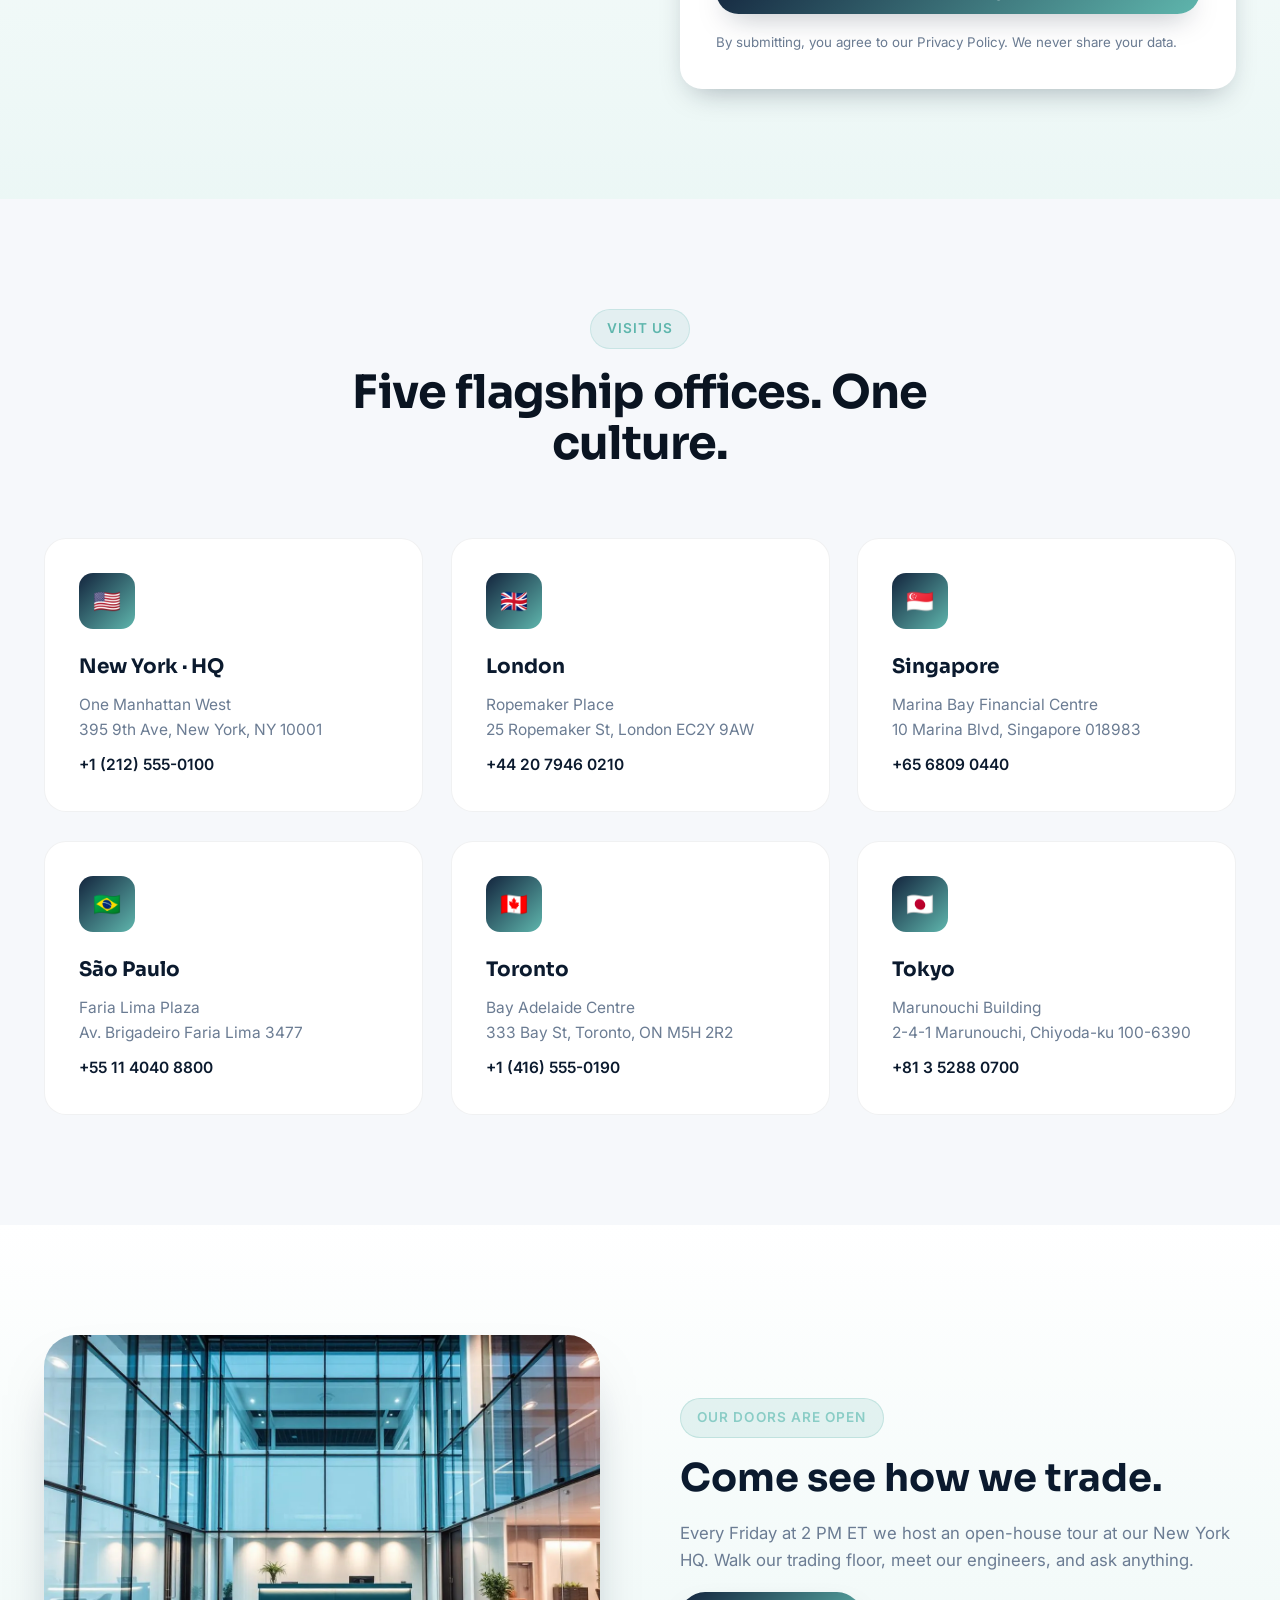
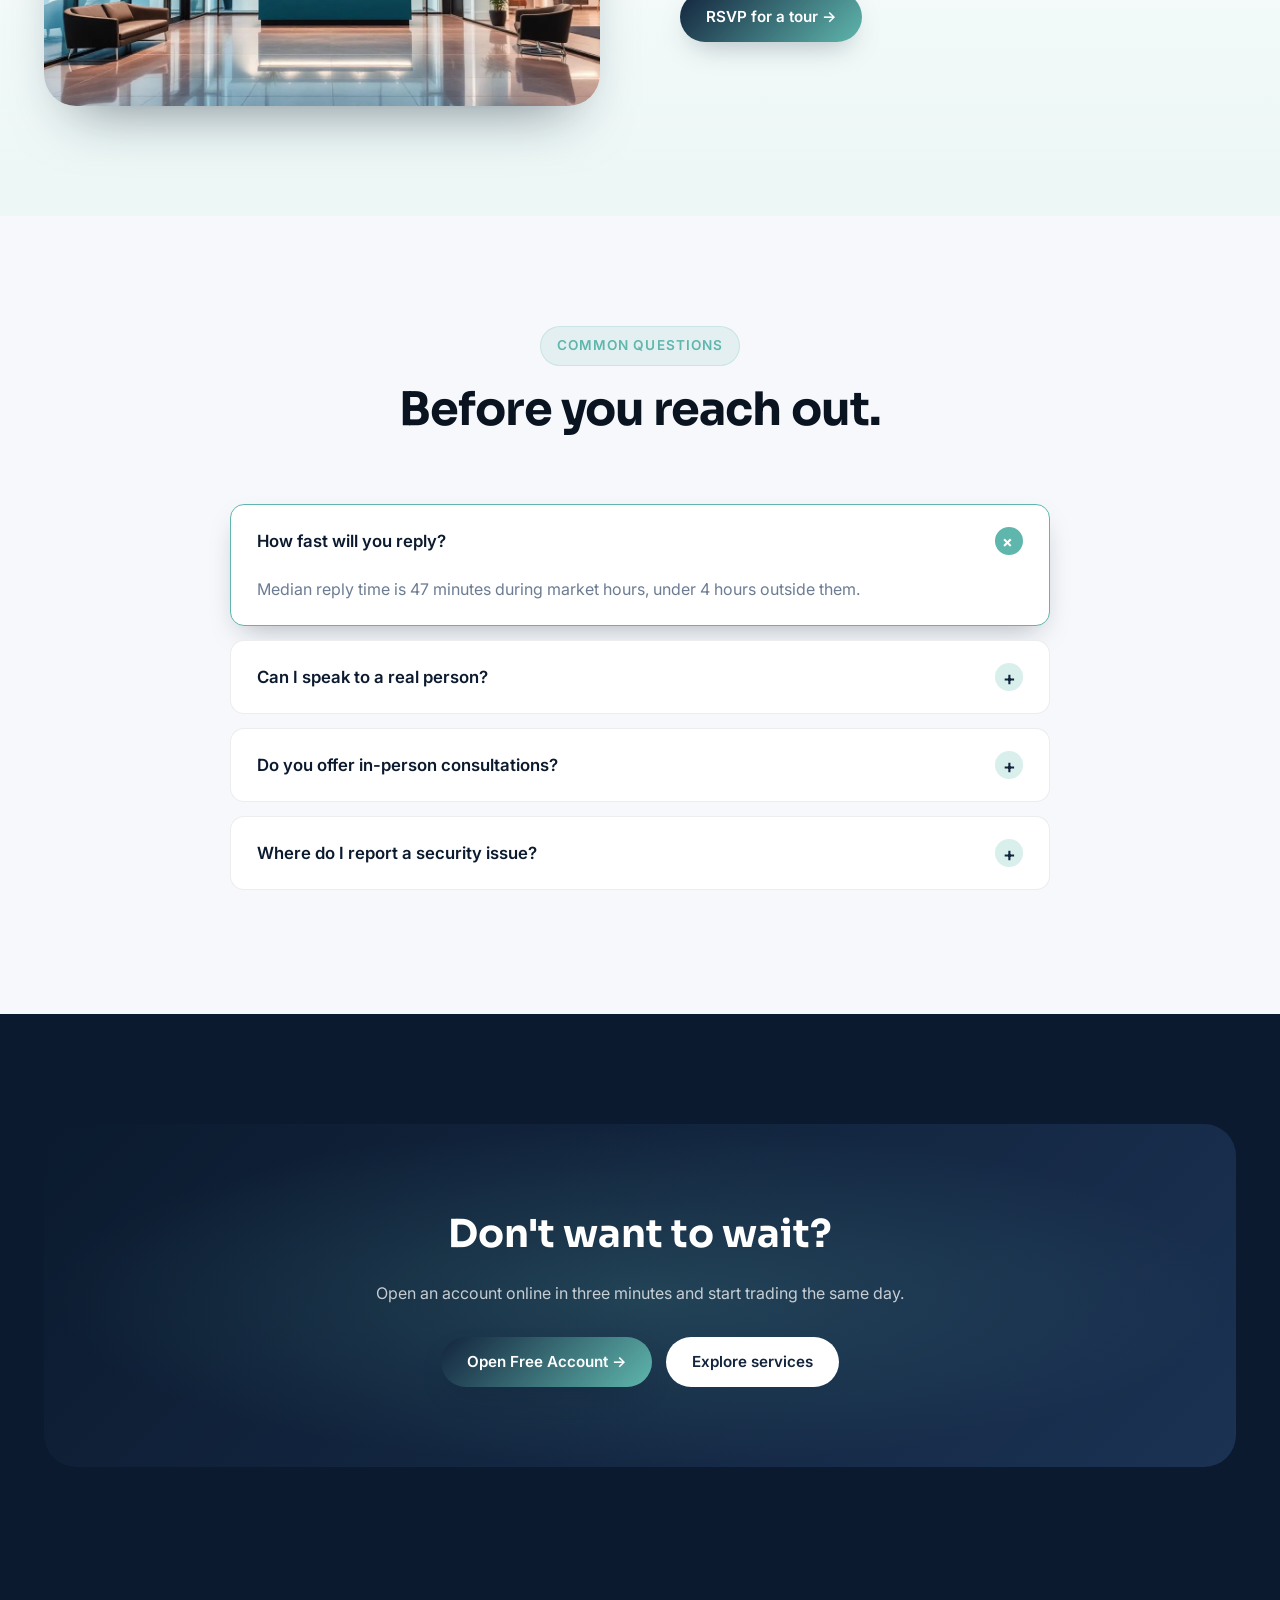
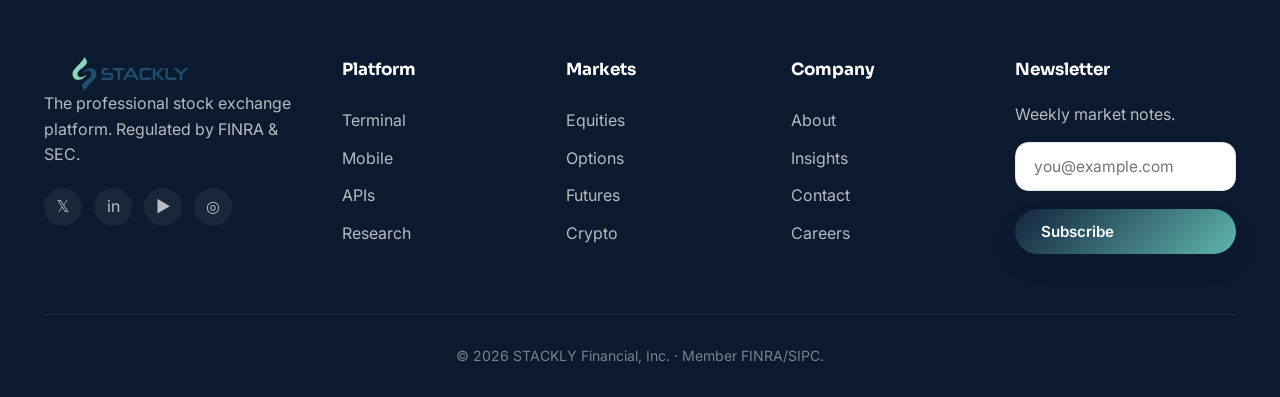
<file: contact.html>
<!doctype html>
<html lang="en">

<head>
  <meta charset="utf-8" />
  <meta name="viewport" content="width=device-width,initial-scale=1" />
  <title>Contact STACKLY — Speak to Sales, Support or Open an Account</title>
  <meta name="description"
    content="Get in touch with STACKLY. Reach our trading desk, sales team, support center or visit one of our 14 global offices." />
  <link rel="icon" type="image/webp" href="./images/logo-dark.webp" />
  <link rel="preconnect" href="https://fonts.googleapis.com">
  <link rel="preconnect" href="https://fonts.gstatic.com" crossorigin>
  <link rel="stylesheet"
    href="https://fonts.googleapis.com/css2?family=Inter:wght@400;500;600;700&family=Sora:wght@500;600;700&display=swap" />
  <link rel="stylesheet" href="./css/styles.css" />
</head>

<body>
  <header class="nav">
    <div class="container nav-inner">
<a href="index.html" class="nav-logo" aria-label="STACKLY Home"><img src="./images/logo-dark.webp" alt="STACKLY Logo"
          class="nav-logo-img" /></a>
      <nav class="nav-links">
        <a href="index.html">Home</a><a href="about.html">About</a><a href="services.html">Services</a><a
          href="blog.html">Insights</a><a href="contact.html">Contact</a>
        <a href="login.html" class="btn btn-primary" style="padding: 10px 15px;">Login</a>
      </nav>
      <button class="menu-toggle" style="margin-right: 10px;" aria-label="Menu"><span></span><span></span><span></span></button>
    </div>
  </header>
  <section class="page-hero">
    <div class="container page-hero-inner" data-anim>
      <div class="crumbs"><a href="index.html">Home</a> / Contact</div>
      <h1>Let's talk markets.</h1>
      <p>Our team is on call from 4 AM to 8 PM ET, Monday through Friday. Pick the channel that works for you.</p>
    </div>
  </section>
  <section class="section">
    <div class="container">
      <div class="grid grid-3">
        <div class="card" data-anim data-delay="1">
          <div class="icon">💬</div>
          <h3>Client Support</h3>
          <p>For existing clients with account or trading questions.</p>
          <p style="color:var(--navy-900);font-weight:600;margin-top:14px">+1 (800) 555-0119<br />support@stackly.com
          </p>
        </div>
        <div class="card" data-anim data-delay="2">
          <div class="icon">📈</div>
          <h3>Trading Desk</h3>
          <p>Block trades, complex orders, and white-glove execution.</p>
          <p style="color:var(--navy-900);font-weight:600;margin-top:14px">+1 (212) 555-0140<br />desk@stackly.com</p>
        </div>
        <div class="card" data-anim data-delay="3">
          <div class="icon">🏛</div>
          <h3>Institutional Sales</h3>
          <p>Hedge funds, RIAs, family offices — talk to our prime team.</p>
          <p style="color:var(--navy-900);font-weight:600;margin-top:14px">+1 (212)
            555-0162<br />institutional@stackly.com</p>
        </div>
      </div>
    </div>
  </section>
  <section class="section section-tint">
    <div class="container">
      <div class="split">
        <div class="split-text" data-anim="left">
          <span class="eyebrow">Send a message</span>
          <h2>Tell us what you need. We'll reply within one business hour.</h2>
          <p>Whether you're opening a personal account, evaluating us for your fund, or just curious — we'd love to hear
            from you.</p>
          <ul class="ck-list">
            <li>Average response time: 47 minutes</li>
            <li>Dedicated onboarding specialist for accounts >$100K</li>
            <li>No bots, no chat trees — real humans only</li>
          </ul>
        </div>
        <form class="form contact-form" data-anim="right"
          style="background:#fff;padding:36px;border-radius:var(--r-lg);box-shadow:var(--shadow-md)">
          <div class="row2"><input class="input" placeholder="First name" required /><input class="input"
              placeholder="Last name" required /></div>
          <input class="input" type="email" placeholder="Email address" required />
          <input class="input" type="tel" placeholder="Phone (optional)" />
          <select class="select" required>
            <option value="">I'm interested in...</option>
            <option>Opening a personal account</option>
            <option>Institutional / fund services</option>
            <option>Wealth management</option>
            <option>Press inquiry</option>
            <option>Other</option>
          </select>
          <textarea class="textarea" placeholder="How can we help?" required></textarea>
          <button class="btn btn-primary" type="submit" style="justify-content:center">Send Message</button>
          <small style="color:var(--muted)">By submitting, you agree to our Privacy Policy. We never share your
            data.</small>
        </form>
      </div>
    </div>
  </section>
  <section class="section">
    <div class="container">
      <div class="section-head" data-anim>
        <span class="eyebrow">Visit us</span>
        <h2>Five flagship offices. One culture.</h2>
      </div>
      <div class="grid grid-3">
        <div class="card" data-anim data-delay="1">
          <div class="icon">🇺🇸</div>
          <h3>New York · HQ</h3>
          <p>One Manhattan West<br />395 9th Ave, New York, NY 10001</p>
          <p style="color:var(--navy-900);font-weight:600;margin-top:10px">+1 (212) 555-0100</p>
        </div>
        <div class="card" data-anim data-delay="2">
          <div class="icon">🇬🇧</div>
          <h3>London</h3>
          <p>Ropemaker Place<br />25 Ropemaker St, London EC2Y 9AW</p>
          <p style="color:var(--navy-900);font-weight:600;margin-top:10px">+44 20 7946 0210</p>
        </div>
        <div class="card" data-anim data-delay="3">
          <div class="icon">🇸🇬</div>
          <h3>Singapore</h3>
          <p>Marina Bay Financial Centre<br />10 Marina Blvd, Singapore 018983</p>
          <p style="color:var(--navy-900);font-weight:600;margin-top:10px">+65 6809 0440</p>
        </div>
        <div class="card" data-anim data-delay="1">
          <div class="icon">🇧🇷</div>
          <h3>São Paulo</h3>
          <p>Faria Lima Plaza<br />Av. Brigadeiro Faria Lima 3477</p>
          <p style="color:var(--navy-900);font-weight:600;margin-top:10px">+55 11 4040 8800</p>
        </div>
        <div class="card" data-anim data-delay="2">
          <div class="icon">🇨🇦</div>
          <h3>Toronto</h3>
          <p>Bay Adelaide Centre<br />333 Bay St, Toronto, ON M5H 2R2</p>
          <p style="color:var(--navy-900);font-weight:600;margin-top:10px">+1 (416) 555-0190</p>
        </div>
        <div class="card" data-anim data-delay="3">
          <div class="icon">🇯🇵</div>
          <h3>Tokyo</h3>
          <p>Marunouchi Building<br />2-4-1 Marunouchi, Chiyoda-ku 100-6390</p>
          <p style="color:var(--navy-900);font-weight:600;margin-top:10px">+81 3 5288 0700</p>
        </div>
      </div>
    </div>
  </section>
  <section class="section section-tint">
    <div class="container">
      <div class="split">
        <div class="split-img" data-anim="left"><img src="./images/office.webp" alt="HQ" width="1200" height="800"
            loading="lazy" /></div>
        <div class="split-text" data-anim="right">
          <span class="eyebrow">Our doors are open</span>
          <h2>Come see how we trade.</h2>
          <p>Every Friday at 2 PM ET we host an open-house tour at our New York HQ. Walk our trading floor, meet our
            engineers, and ask anything.</p>
          <a href="404.html" class="btn btn-primary">RSVP for a tour →</a>
        </div>
      </div>
    </div>
  </section>
  <section class="section">
    <div class="container">
      <div class="section-head" data-anim><span class="eyebrow">Common questions</span>
        <h2>Before you reach out.</h2>
      </div>
      <div class="faq">
        <div class="faq-item open">
          <div class="faq-q">How fast will you reply?<span class="plus">+</span></div>
          <div class="faq-a">
            <div class="faq-a-inner">Median reply time is 47 minutes during market hours, under 4 hours outside them.
            </div>
          </div>
        </div>
        <div class="faq-item">
          <div class="faq-q">Can I speak to a real person?<span class="plus">+</span></div>
          <div class="faq-a">
            <div class="faq-a-inner">Yes — every line above is staffed by a licensed associate. No phone trees.</div>
          </div>
        </div>
        <div class="faq-item">
          <div class="faq-q">Do you offer in-person consultations?<span class="plus">+</span></div>
          <div class="faq-a">
            <div class="faq-a-inner">For accounts above $250K, our advisors are happy to meet in any of our offices or
              visit you on-site.</div>
          </div>
        </div>
        <div class="faq-item">
          <div class="faq-q">Where do I report a security issue?<span class="plus">+</span></div>
          <div class="faq-a">
            <div class="faq-a-inner">Please email security@stackly.com. We offer bug bounties through HackerOne.</div>
          </div>
        </div>
      </div>
    </div>
  </section>
  <section class="section section-dark">
    <div class="container">
      <div class="cta-band" data-anim="zoom">
        <h2>Don't want to wait?</h2>
        <p>Open an account online in three minutes and start trading the same day.</p>
        <div class="hero-cta"><a href="404.html" class="btn btn-primary">Open Free Account →</a><a href="services.html"
            class="btn btn-white">Explore services</a></div>
      </div>
    </div>
  </section>
  <footer class="footer">
    <div class="container">
      <div class="foot-grid">
        <div>
          <a href="index.html" class="nav-logo"><img src="./images/logo-dark.webp" alt="STACKLY Logo" class="nav-logo-img"/></a>
          <!-- <img src="./images/logo-dark.webp" alt="STACKLY" class="foot-logo" /> -->
          <p>The professional stock exchange platform. Regulated by FINRA & SEC.</p>
          <div class="socials">
            <a href="404.html">𝕏</a>
            <a href="404.html">in</a>
            <a href="404.html">▶</a>
            <a href="404.html">◎</a></div>
        </div>
        <div>
          <h4>Platform</h4>
          <ul>
            <li><a href="404.html">Terminal</a></li>
            <li><a href="404.html">Mobile</a></li>
            <li><a href="404.html">APIs</a></li>
            <li><a href="404.html">Research</a></li>
          </ul>
        </div>
        <div>
          <h4>Markets</h4>
          <ul>
            <li><a href="404.html">Equities</a></li>
            <li><a href="404.html">Options</a></li>
            <li><a href="404.html">Futures</a></li>
            <li><a href="404.html">Crypto</a></li>
          </ul>
        </div>
        <div>
          <h4>Company</h4>
          <ul>
            <li><a href="about.html">About</a></li>
            <li><a href="blog.html">Insights</a></li>
            <li><a href="contact.html">Contact</a></li>
            <li><a href="contact.html">Careers</a></li>
          </ul>
        </div>
        <div>
          <h4>Newsletter</h4>
          <p style="margin-bottom:14px">Weekly market notes.</p>
          <form class="form" onsubmit="event.preventDefault();this.querySelector('button').textContent='✓ Subscribed';">
            <input class="input" placeholder="you@example.com" type="email" required /><button class="btn btn-primary"
              type="submit">Subscribe</button></form>
        </div>
      </div>
      <div class="copy">© 2026 STACKLY Financial, Inc. · Member FINRA/SIPC.</div>
    </div>
  </footer>
  <script src="./js/main.js"></script>
</body>

</html>
</file>
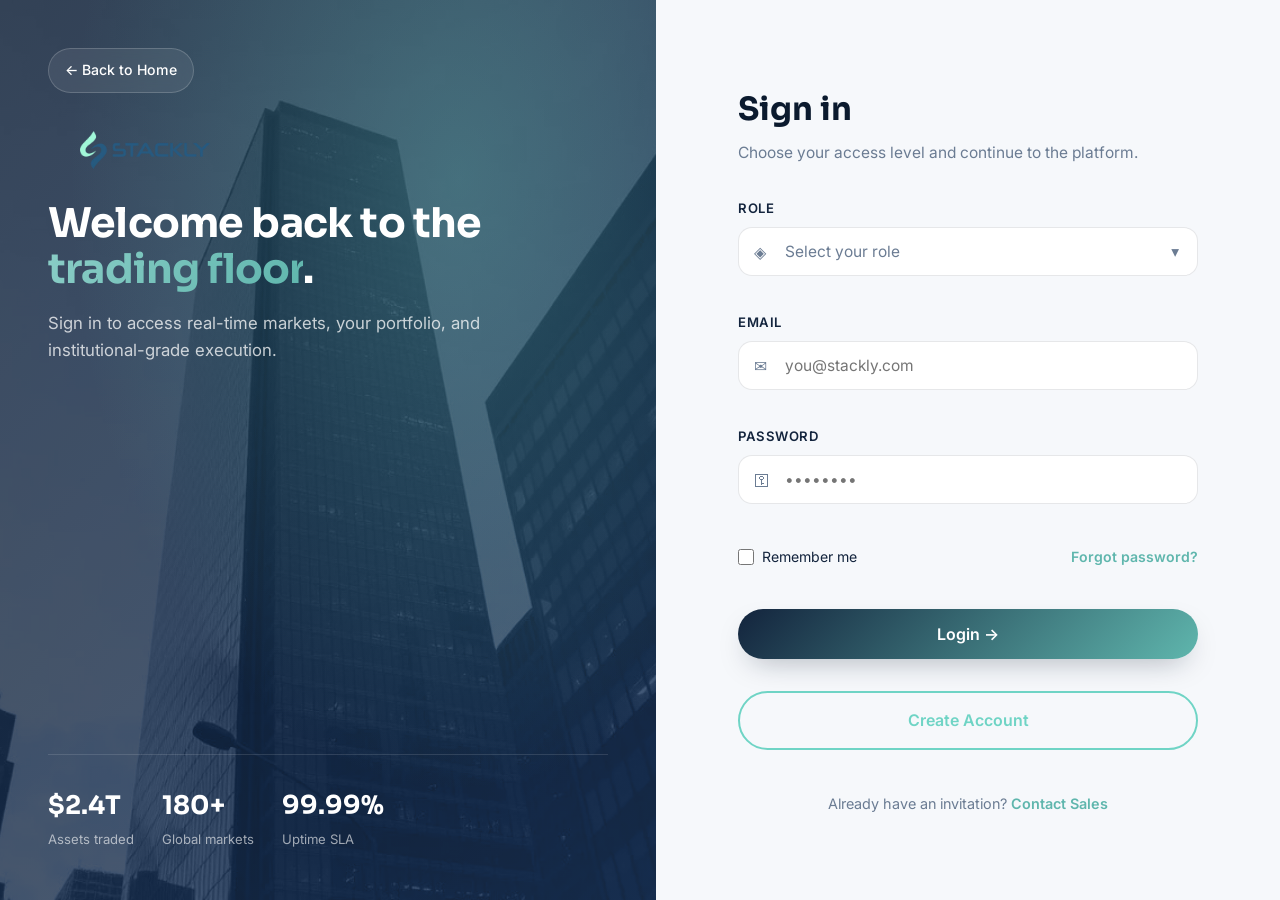
<file: login.html>
<!doctype html>
<html lang="en">
<head>
<meta charset="utf-8"/>
<meta name="viewport" content="width=device-width,initial-scale=1"/>
<title>Login — STACKLY</title>
<meta name="description" content="Sign in to your STACKLY trading account."/>
<link rel="icon" type="image/webp" href="./images/logo-dark.webp"/>
<link rel="preconnect" href="https://fonts.googleapis.com"/>
<link rel="preconnect" href="https://fonts.gstatic.com" crossorigin/>
<link rel="stylesheet" href="https://fonts.googleapis.com/css2?family=Inter:wght@400;500;600;700&family=Sora:wght@500;600;700&display=swap"/>
<link rel="stylesheet" href="./css/styles.css"/>
<style>
  /* Register Button */
.register-btn{
    width:100%;
    margin-top:14px;
    text-decoration:none;
    display:flex;
    justify-content:center;
    align-items:center;
}

.btn-outline{
    background:transparent;
    border:2px solid #6fd4c5;
    color:#6fd4c5;
    transition:.3s ease;
}

.btn-outline:hover{
    background:#6fd4c5;
    color:#fff;
}
</style>
</head>
<body>
<main class="auth-wrap">
  <aside class="auth-brand" data-anim="left">
    <div>
<a href="index.html" class="auth-back" aria-label="STACKLY Home">← Back to Home</a>
      <div class="auth-logo" style="margin-top:38px">
        <img src="./images/logo-dark.webp" alt="STACKLY"/>
        
      </div>
      <h1>Welcome back to the <span class="accent">trading floor</span>.</h1>
      <p class="lead">Sign in to access real-time markets, your portfolio, and institutional-grade execution.</p>
    </div>
    <div class="auth-stats">
      <div class="m" data-anim="zoom" data-delay="2"><b>$2.4T</b><span>Assets traded</span></div>
      <div class="m" data-anim="zoom" data-delay="3"><b>180+</b><span>Global markets</span></div>
      <div class="m" data-anim="zoom" data-delay="4"><b>99.99%</b><span>Uptime SLA</span></div>
    </div>
  </aside>
  <section class="auth-card-side">
    <div class="auth-card" data-anim="right">
      <div id="login-panel">
        <h2>Sign in</h2>
        <p class="auth-sub">Choose your access level and continue to the platform.</p>
        <div id="auth-msg" class="auth-msg"></div>
        <form id="login-form" class="form" autocomplete="on" novalidate>
          <div class="field">
            <label>Role</label>
            <div class="role-select">
              <input type="hidden" name="role" value=""/>
              <button type="button" class="role-trigger">
                <span class="icon-l" style="top:50%;transform:translateY(-50%)">◈</span>
                <span class="role-label placeholder">Select your role</span>
                <span class="chev">▾</span>
              </button>
              <div class="role-menu">
                <div class="role-opt" data-role="user">
                  <div class="ro-ic">◉</div>
                  <div><b>User</b><span>Trader / Investor dashboard</span></div>
                </div>
                <div class="role-opt" data-role="admin">
                  <div class="ro-ic">◆</div>
                  <div><b>Admin</b><span>Operations & compliance console</span></div>
                </div>
              </div>
            </div>
          </div>
          <div class="field">
            <label>Email</label>
            <span class="icon-l">✉</span>
            <input class="input" name="email" type="email" placeholder="you@stackly.com" autocomplete="email"/>
          </div>
          <div class="field">
            <label>Password</label>
            <span class="icon-l">⚿</span>
            <input class="input" name="password" type="password" placeholder="••••••••" autocomplete="current-password"/>
          </div>
          <div class="auth-row">
            <label><input type="checkbox"/> Remember me</label>
            <a href="#" id="forgot-link" class="forgot">Forgot password?</a>
          </div>
          <button type="submit" class="btn btn-primary auth-btn">
    Login →
</button>

<a href="register.html" class="btn btn-outline auth-btn register-btn">
    Create Account
</a>

<p class="auth-foot">
    Already have an invitation?
    <a href="contact.html">Contact Sales</a>
</p>
        </form>
      </div>
      <div id="forgot-panel" class="forgot-panel">
        <h2>Reset password</h2>
        <p class="auth-sub">Enter your email and we'll send a secure recovery link.</p>
        <div id="forgot-msg" class="auth-msg"></div>
        <form id="forgot-form" class="form" novalidate>
          <div class="field">
            <label>Email</label>
            <span class="icon-l">✉</span>
            <input class="input" name="email" type="email" placeholder="you@stackly.com" required/>
          </div>
          <button type="submit" class="btn btn-primary auth-btn">Send recovery link</button>
          <p class="auth-foot"><a href="#" id="back-login">← Back to sign in</a></p>
        </form>
      </div>
    </div>
  </section>
</main>
<script src="./js/main.js"></script>
</body>
</html>
</file>
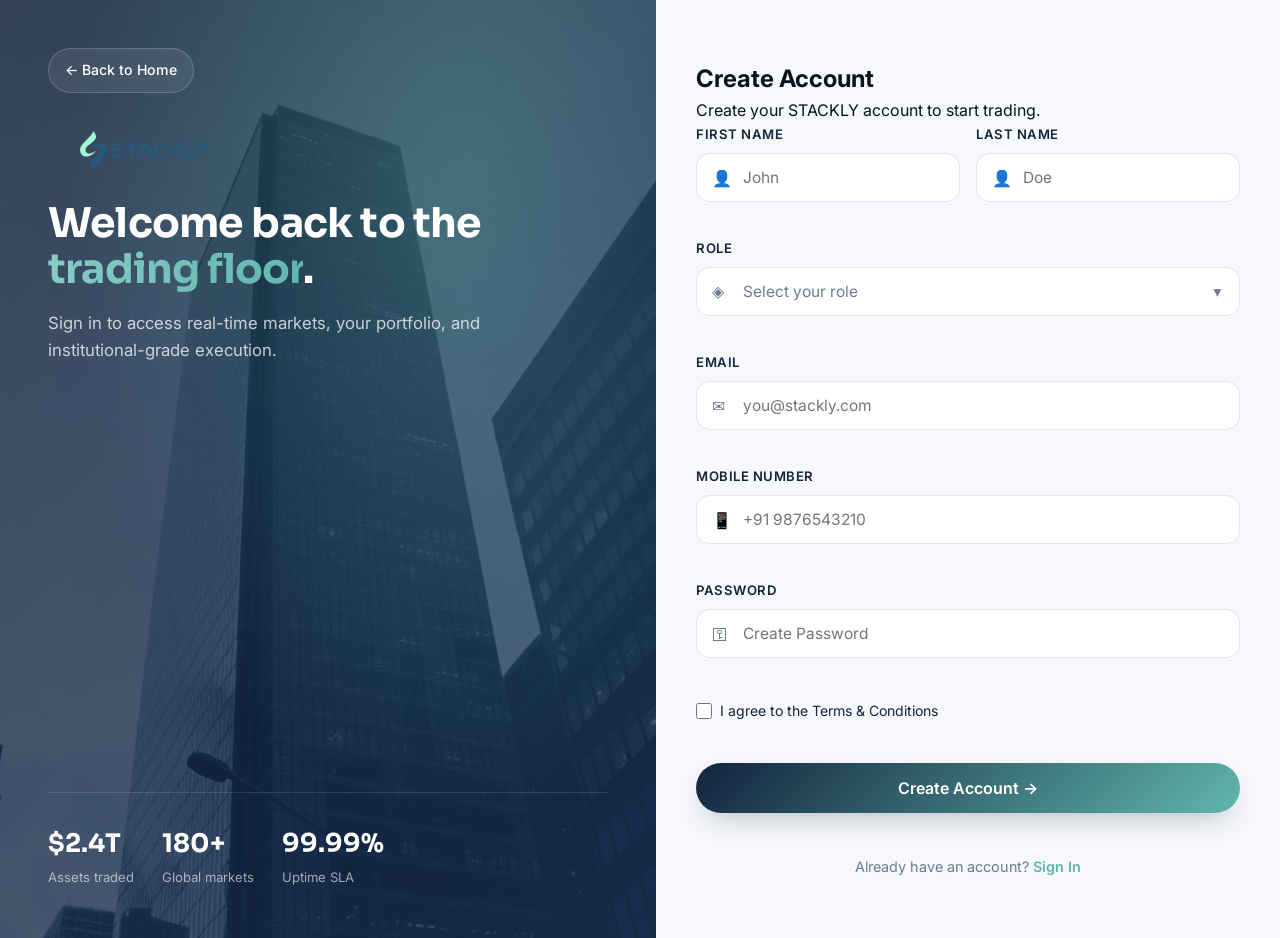
<file: register.html>
<!doctype html>
<html lang="en">
<head>
<meta charset="utf-8"/>
<meta name="viewport" content="width=device-width,initial-scale=1"/>
<title>Login — STACKLY</title>
<meta name="description" content="Sign in to your STACKLY trading account."/>
<link rel="icon" type="image/webp" href="./images/logo-dark.webp"/>
<link rel="preconnect" href="https://fonts.googleapis.com"/>
<link rel="preconnect" href="https://fonts.gstatic.com" crossorigin/>
<link rel="stylesheet" href="https://fonts.googleapis.com/css2?family=Inter:wght@400;500;600;700&family=Sora:wght@500;600;700&display=swap"/>
<link rel="stylesheet" href="./css/styles.css"/>
<style>
  /* Register Button */
.register-btn{
    width:100%;
    margin-top:14px;
    text-decoration:none;
    display:flex;
    justify-content:center;
    align-items:center;
}


.btn-outline{
    background:transparent;
    border:2px solid #6fd4c5;
    color:#6fd4c5;
    transition:.3s ease;
}

.btn-outline:hover{
    background:#6fd4c5;
    color:#fff;
}

.form-row{
    display:grid;
    grid-template-columns:1fr 1fr;
    gap:16px;
}


@media(max-width:768px){
    .form-row{
        grid-template-columns:1fr;
    }
}
</style>
</head>
<body>
<main class="auth-wrap">
  <aside class="auth-brand" data-anim="left">
    <div>
<a href="index.html" class="auth-back" aria-label="STACKLY Home">← Back to Home</a>
      <div class="auth-logo" style="margin-top:38px">
        <img src="./images/logo-dark.webp" alt="STACKLY"/>
        
      </div>
      <h1>Welcome back to the <span class="accent">trading floor</span>.</h1>
      <p class="lead">Sign in to access real-time markets, your portfolio, and institutional-grade execution.</p>
    </div>
    <div class="auth-stats">
      <div class="m" data-anim="zoom" data-delay="2"><b>$2.4T</b><span>Assets traded</span></div>
      <div class="m" data-anim="zoom" data-delay="3"><b>180+</b><span>Global markets</span></div>
      <div class="m" data-anim="zoom" data-delay="4"><b>99.99%</b><span>Uptime SLA</span></div>
    </div>
  </aside>
  <section class="auth-card-side">
    <div id="register-panel">
    <h2 onclick="window.location.href='404.html'">Create Account</h2>
    <p class="auth-sub">Create your STACKLY account to start trading.</p>

    <div id="auth-msg" class="auth-msg"></div>

    <form id="register-form" class="form" autocomplete="on" novalidate>

        <!-- First & Last Name -->
        <div class="form-row">
            <div class="field">
                <label>First Name</label>
                <span class="icon-l">👤</span>
                <input
                    class="input"
                    type="text"
                    name="firstname"
                    placeholder="John"
                    required>
            </div>

            <div class="field">
                <label>Last Name</label>
                <span class="icon-l">👤</span>
                <input
                    class="input"
                    type="text"
                    name="lastname"
                    placeholder="Doe"
                    required>
            </div>
        </div>

        <!-- Role -->
        <div class="field">
            <label>Role</label>

            <div class="role-select">

                <input type="hidden" name="role">

                <button type="button" class="role-trigger">
                    <span class="icon-l" style="top:50%;transform:translateY(-50%)">◈</span>
                    <span class="role-label placeholder">Select your role</span>
                    <span class="chev">▾</span>
                </button>

                <div class="role-menu">

                    <div class="role-opt" data-role="user">
                        <div class="ro-ic">◉</div>
                        <div>
                            <b>User</b>
                            <span>Trader / Investor</span>
                        </div>
                    </div>

                    <div class="role-opt" data-role="admin">
                        <div class="ro-ic">◆</div>
                        <div>
                            <b>Admin</b>
                            <span>Platform Administrator</span>
                        </div>
                    </div>

                </div>

            </div>
        </div>

        <!-- Email -->
        <div class="field">
            <label>Email</label>
            <span class="icon-l">✉</span>
            <input
                class="input"
                type="email"
                name="email"
                placeholder="you@stackly.com"
                required>
        </div>

        <!-- Mobile -->
        <div class="field">
            <label>Mobile Number</label>
            <span class="icon-l">📱</span>
            <input
                class="input"
                type="tel"
                name="mobile"
                placeholder="+91 9876543210"
                required>
        </div>

        <!-- Password -->
        <div class="field">
            <label>Password</label>
            <span class="icon-l">⚿</span>
            <input
                class="input"
                type="password"
                name="password"
                placeholder="Create Password"
                required>
        </div>

        <!-- Terms -->
        <div class="auth-row">
            <label>
                <input type="checkbox" required>
                I agree to the Terms & Conditions
            </label>
        </div>

        <button type="submit" class="btn btn-primary auth-btn">
            Create Account →
        </button>

        <p class="auth-foot">
            Already have an account?
            <a href="login.html">Sign In</a>
        </p>

    </form>

</div>
  </section>
</main>




<script src="./js/main.js"></script>
</body>
</html>
</file>
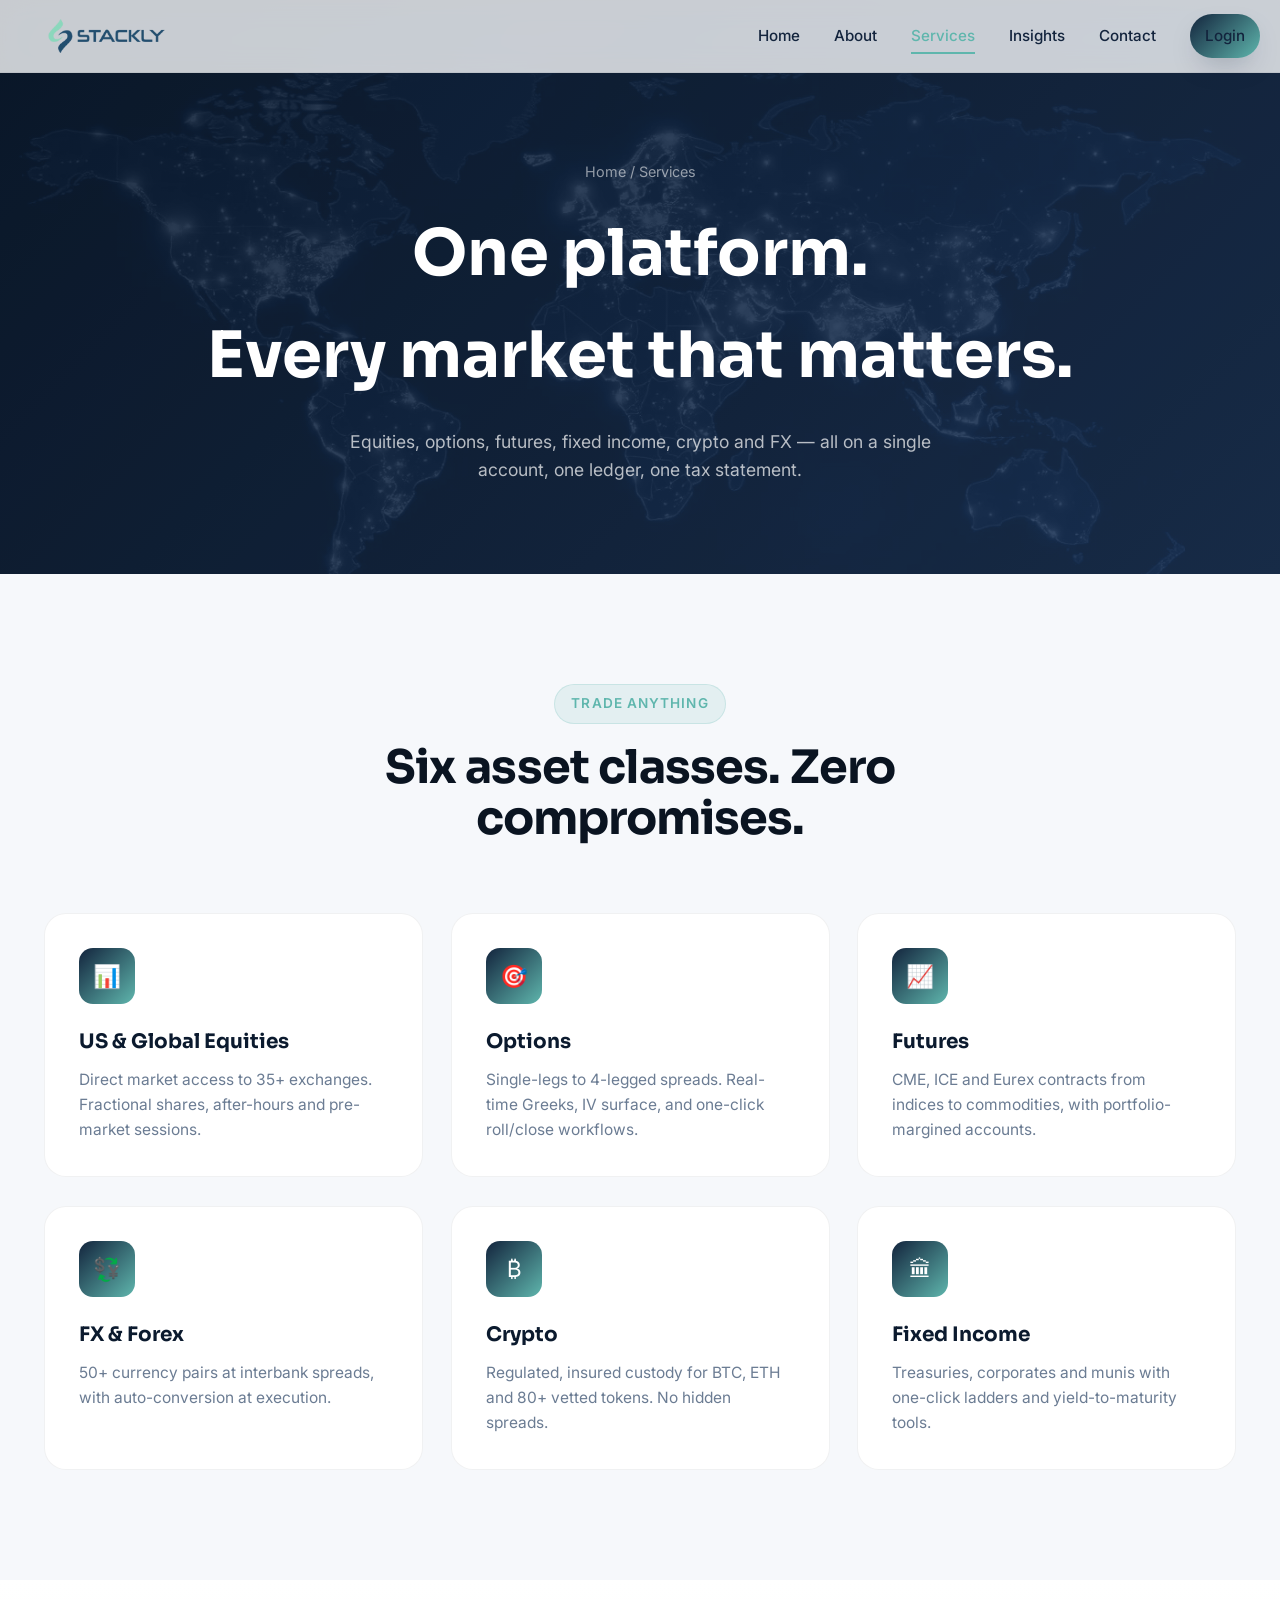
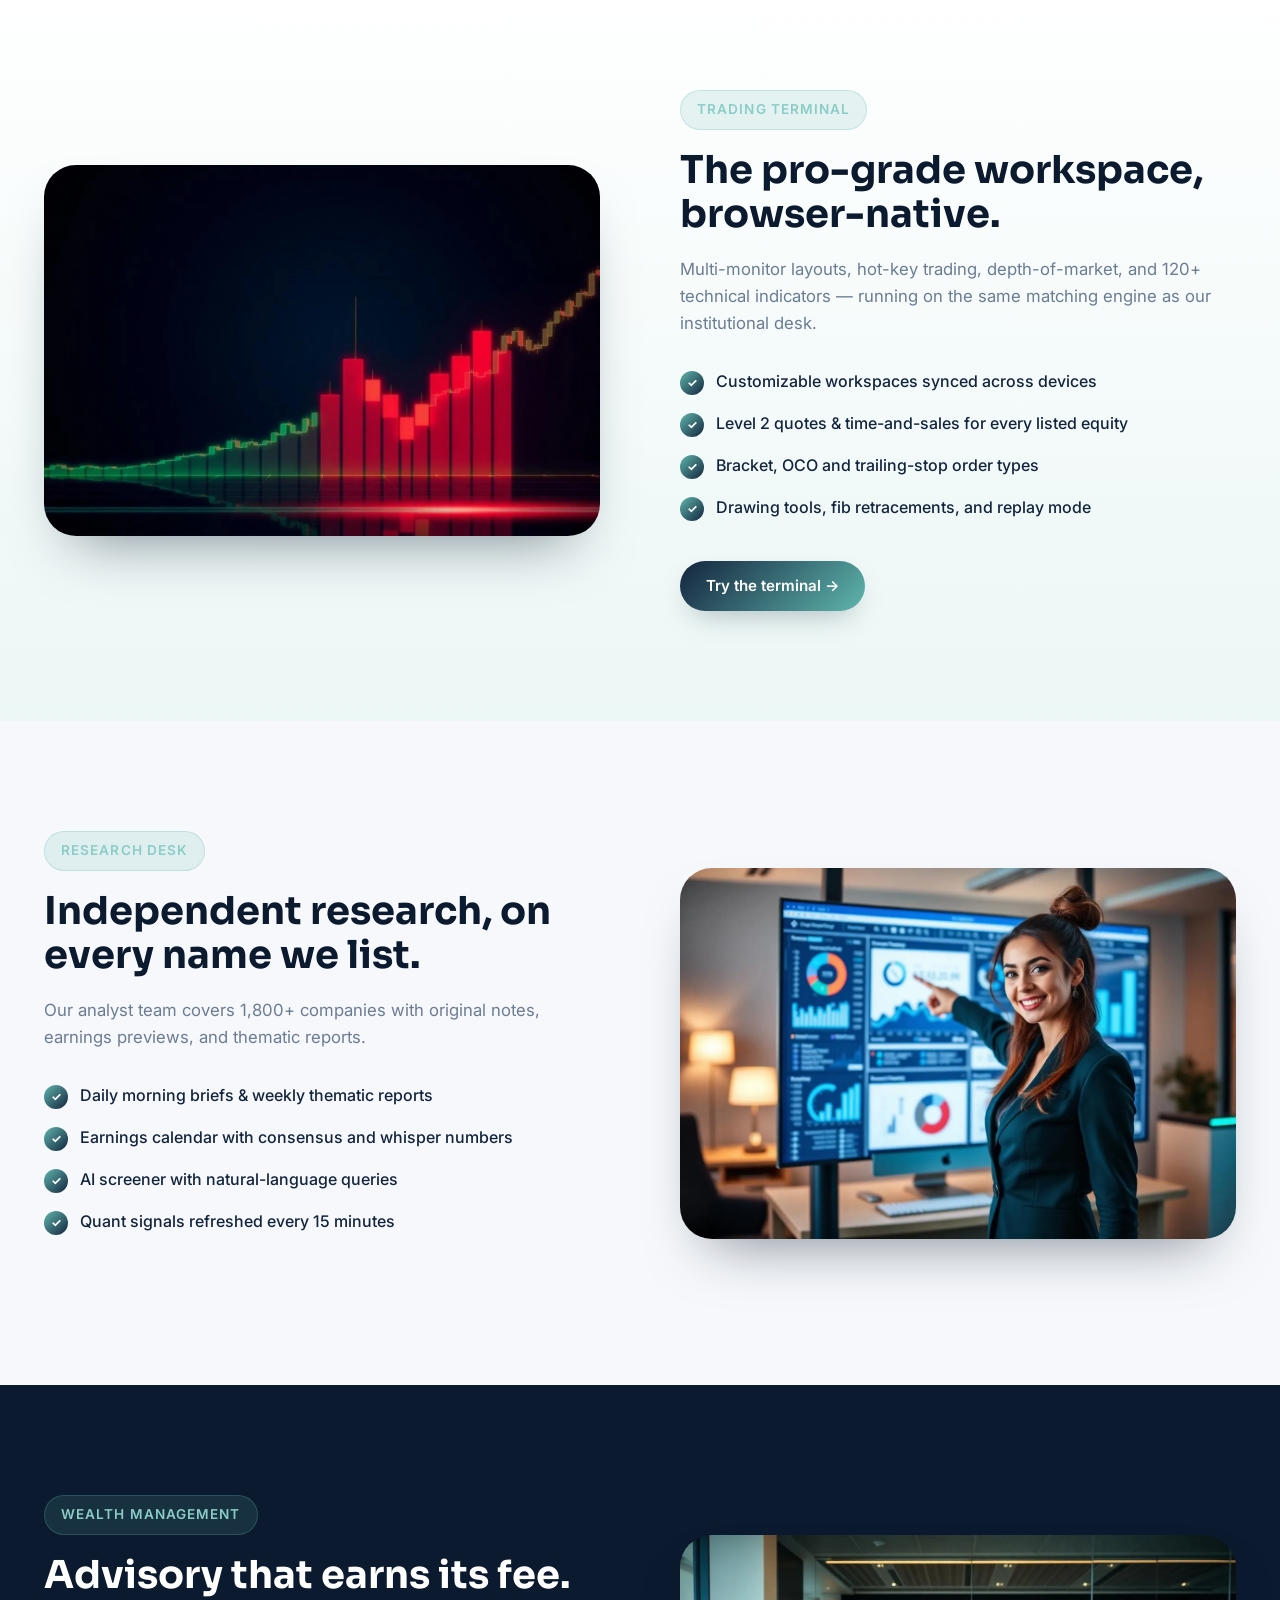
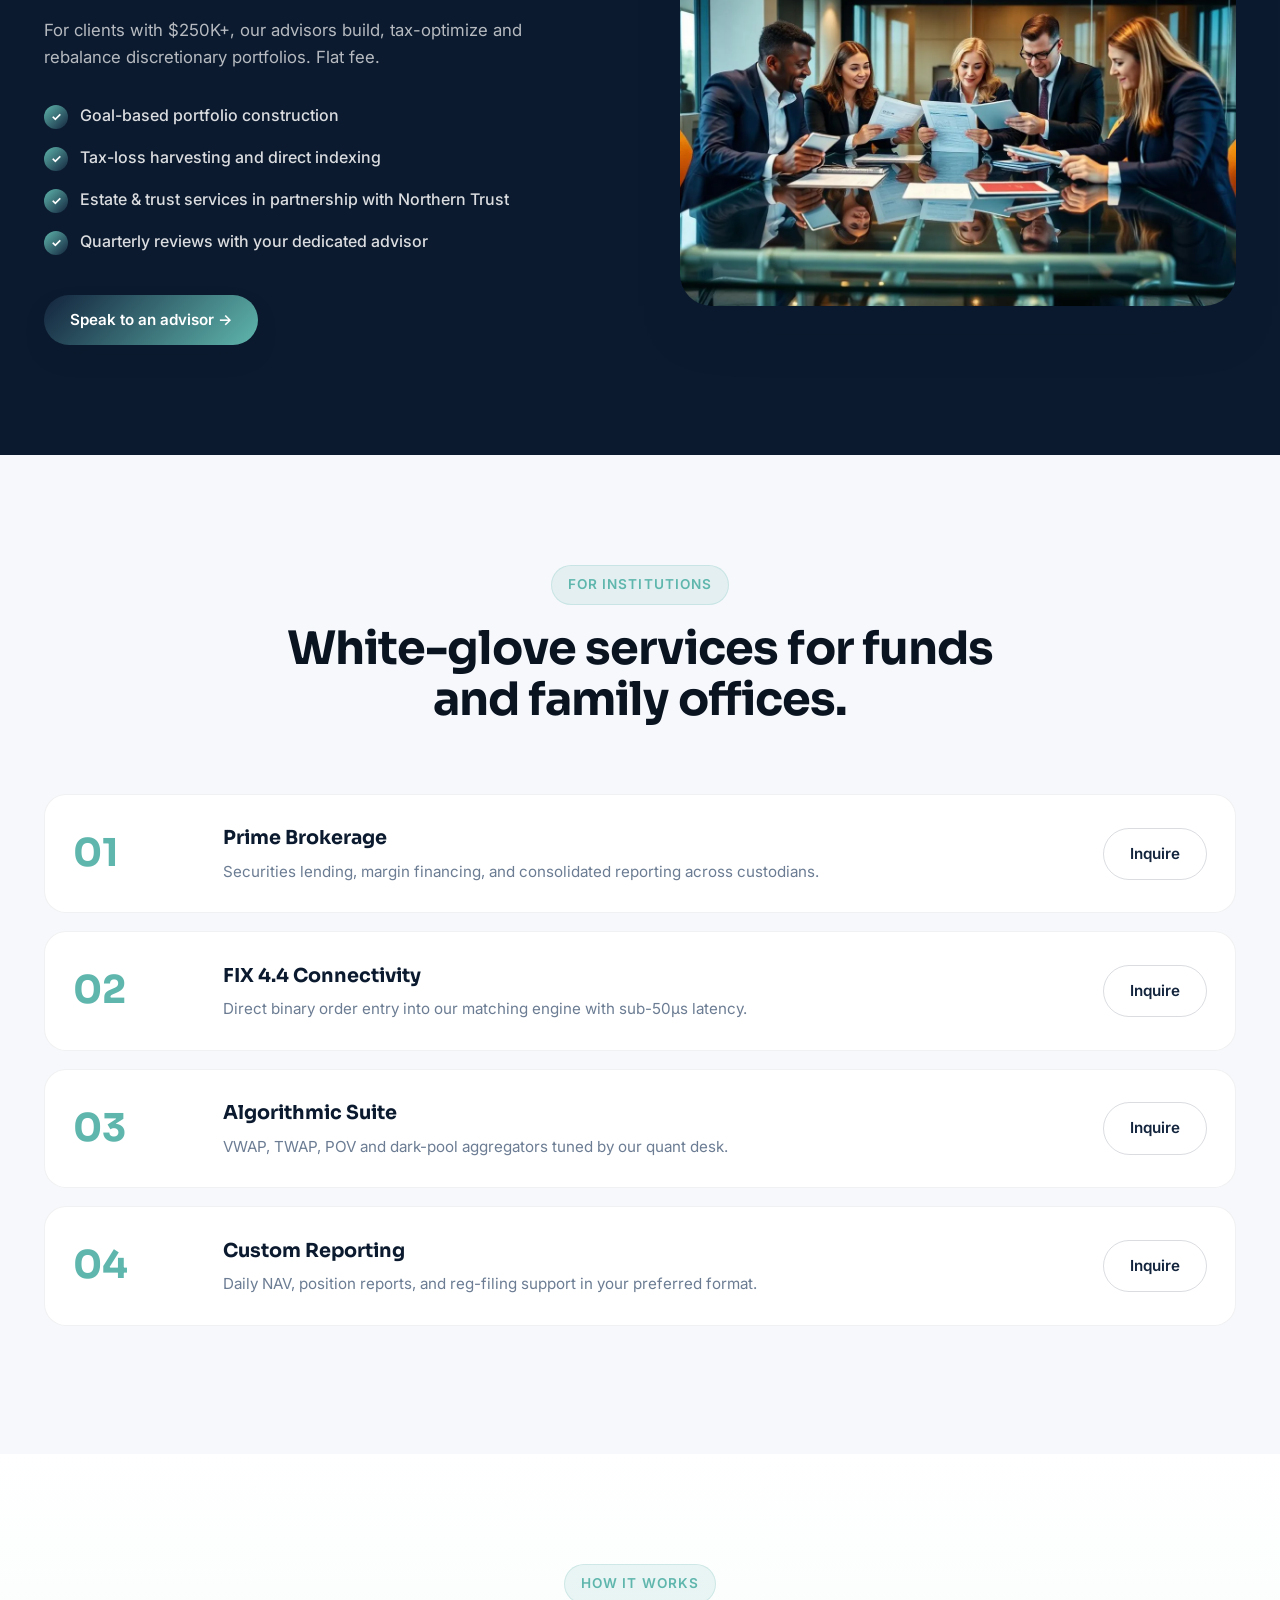
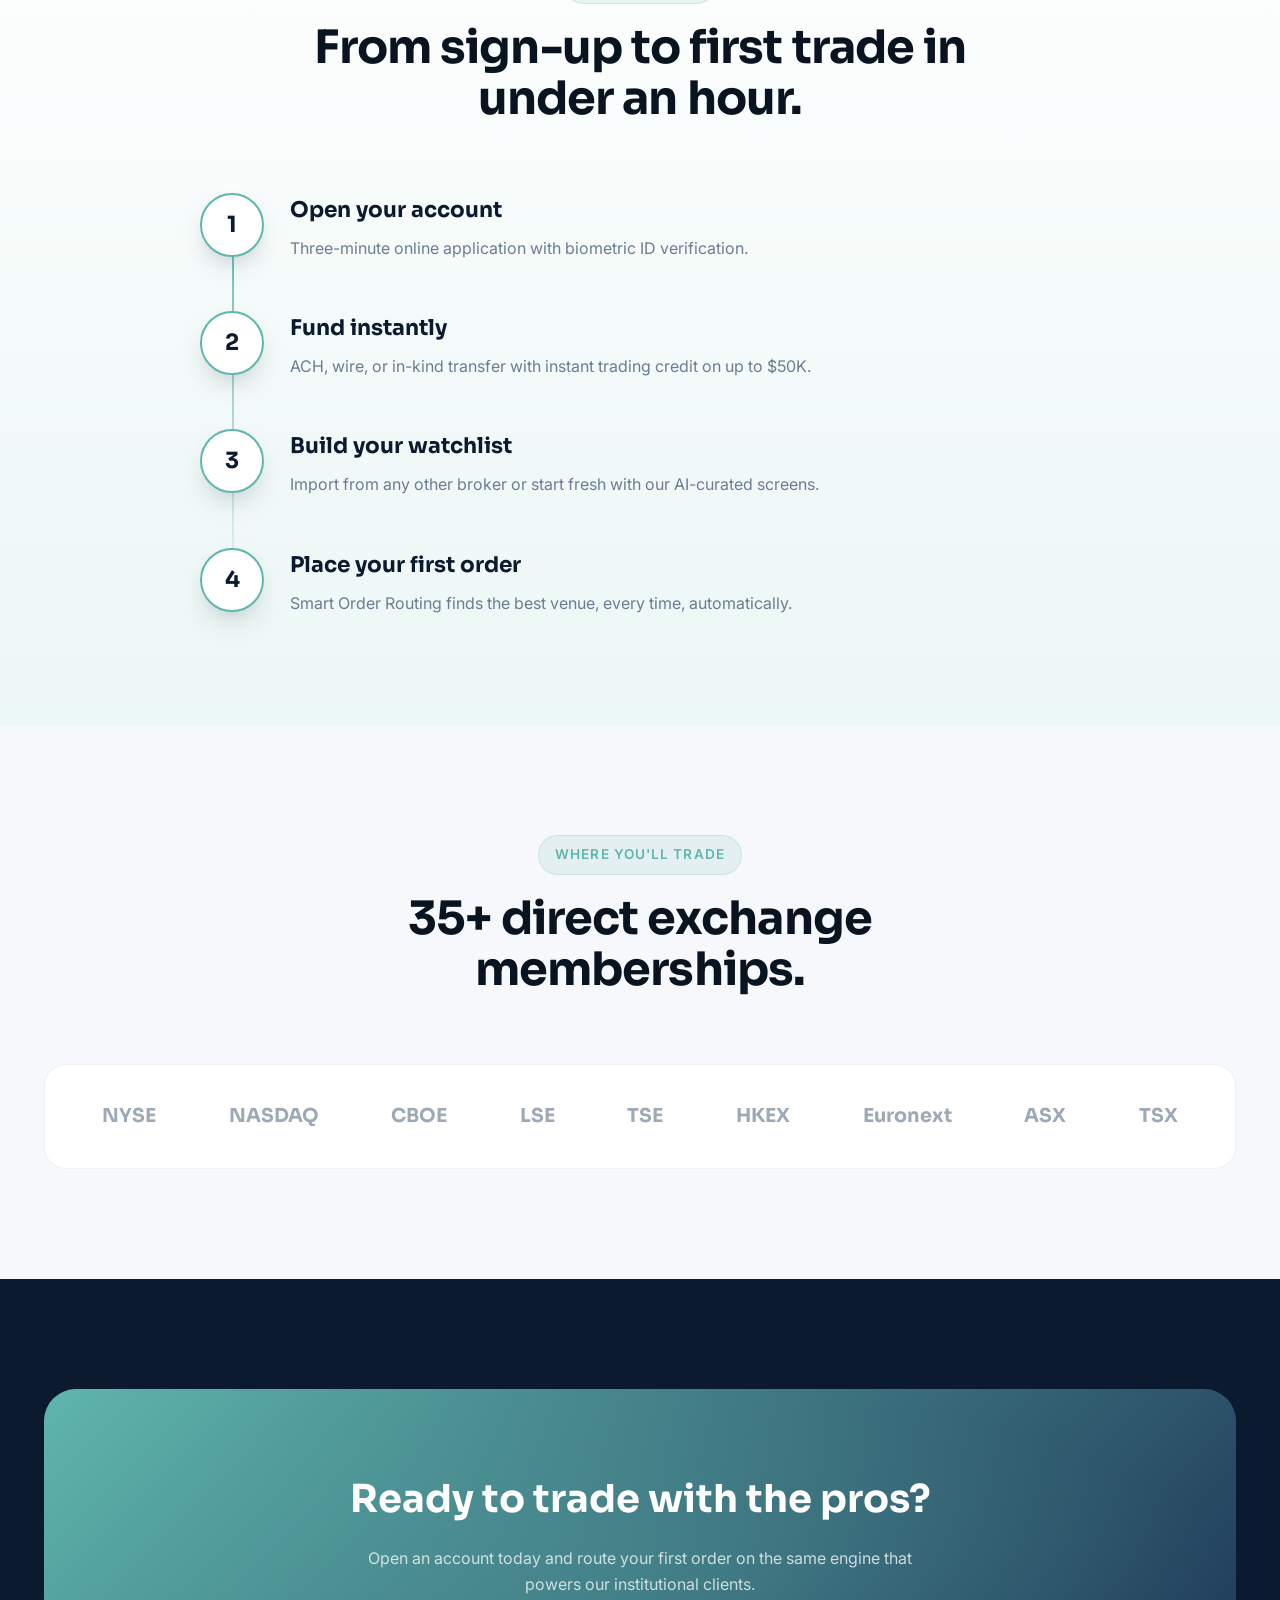
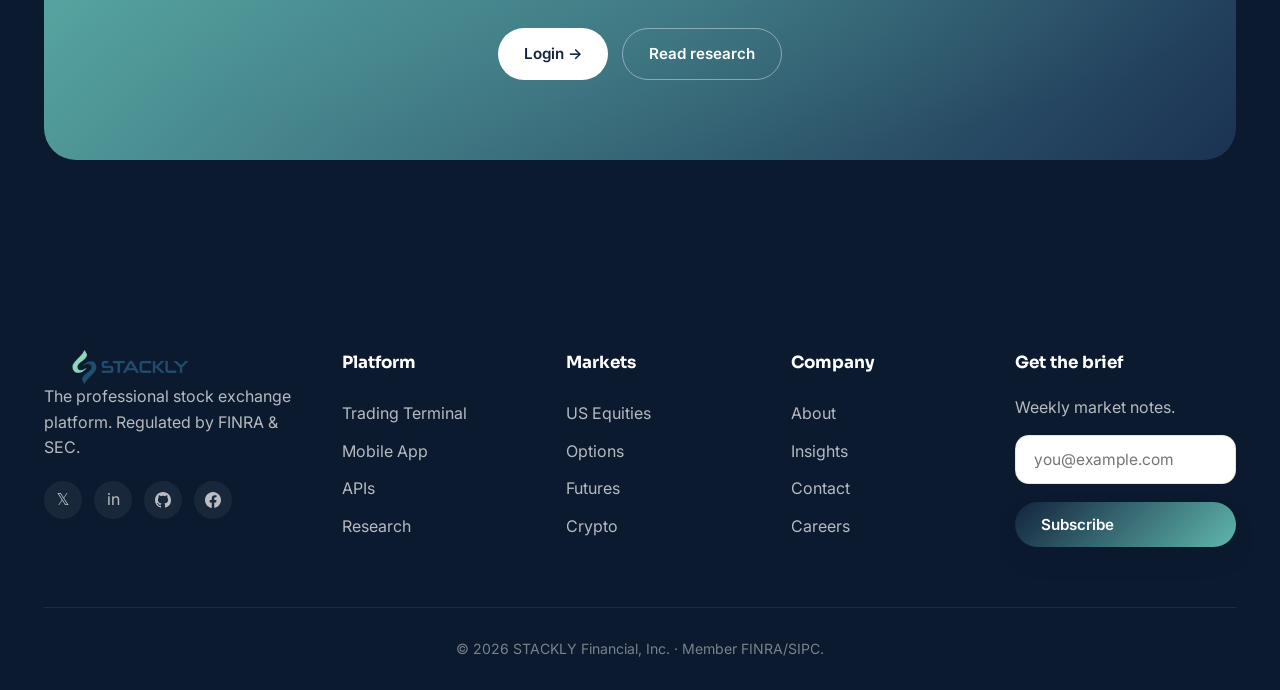
<file: services.html>
<!doctype html>
<html lang="en">

<head>
  <meta charset="utf-8" />
  <meta name="viewport" content="width=device-width,initial-scale=1" />
  <title>Services — Trading, Research & Wealth Management | STACKLY</title>
  <meta name="description"
    content="Discover STACKLY's full suite of investing services: equities, options, futures, crypto, research desk, wealth management and institutional APIs." />
  <link rel="icon" type="image/webp" href="./images/logo-dark.webp" />
  <link rel="preconnect" href="https://fonts.googleapis.com">
  <link rel="preconnect" href="https://fonts.gstatic.com" crossorigin>
  <link rel="stylesheet"
    href="https://fonts.googleapis.com/css2?family=Inter:wght@400;500;600;700&family=Sora:wght@500;600;700&display=swap" />
  <link rel="stylesheet" href="./css/styles.css" />
</head>

<body>
  <header class="nav">
    <div class="container nav-inner">
<a href="index.html" class="nav-logo" aria-label="STACKLY Home"><img src="./images/logo-dark.webp" alt="STACKLY Logo"
          class="nav-logo-img" /></a>
      <nav class="nav-links">
        <a href="index.html">Home</a><a href="about.html">About</a><a href="services.html">Services</a><a
          href="blog.html">Insights</a><a href="contact.html">Contact</a>
        <a href="login.html" class="btn btn-primary" style="padding: 10px 15px;">Login</a>
      </nav>
      <button class="menu-toggle" style="margin-right: 10px;" aria-label="Menu"><span></span><span></span><span></span></button>
    </div>
  </header>
  <section class="page-hero">
    <div class="container page-hero-inner" data-anim>
      <div class="crumbs"><a href="index.html">Home</a> / Services</div>
      <h1>One platform.<br />Every market that matters.</h1>
      <p>Equities, options, futures, fixed income, crypto and FX — all on a single account, one ledger, one tax
        statement.</p>
    </div>
  </section>
  <section class="section">
    <div class="container">
      <div class="section-head" data-anim>
        <span class="eyebrow">Trade anything</span>
        <h2>Six asset classes. Zero compromises.</h2>
      </div>
      <div class="grid grid-3">
        <div class="card" data-anim data-delay="1">
          <div class="icon">📊</div>
          <h3>US & Global Equities</h3>
          <p>Direct market access to 35+ exchanges. Fractional shares, after-hours and pre-market sessions.</p>
        </div>
        <div class="card" data-anim data-delay="2">
          <div class="icon">🎯</div>
          <h3>Options</h3>
          <p>Single-legs to 4-legged spreads. Real-time Greeks, IV surface, and one-click roll/close workflows.</p>
        </div>
        <div class="card" data-anim data-delay="3">
          <div class="icon">📈</div>
          <h3>Futures</h3>
          <p>CME, ICE and Eurex contracts from indices to commodities, with portfolio-margined accounts.</p>
        </div>
        <div class="card" data-anim data-delay="1">
          <div class="icon">💱</div>
          <h3>FX & Forex</h3>
          <p>50+ currency pairs at interbank spreads, with auto-conversion at execution.</p>
        </div>
        <div class="card" data-anim data-delay="2">
          <div class="icon">₿</div>
          <h3>Crypto</h3>
          <p>Regulated, insured custody for BTC, ETH and 80+ vetted tokens. No hidden spreads.</p>
        </div>
        <div class="card" data-anim data-delay="3">
          <div class="icon">🏛</div>
          <h3>Fixed Income</h3>
          <p>Treasuries, corporates and munis with one-click ladders and yield-to-maturity tools.</p>
        </div>
      </div>
    </div>
  </section>
  <section class="section section-tint">
    <div class="container">
      <div class="split">
        <div class="split-img" data-anim="left"><img src="./images/chart1.webp" alt="Trading terminal" width="1200"
            height="800" loading="lazy" /></div>
        <div class="split-text" data-anim="right">
          <span class="eyebrow">Trading Terminal</span>
          <h2>The pro-grade workspace, browser-native.</h2>
          <p>Multi-monitor layouts, hot-key trading, depth-of-market, and 120+ technical indicators — running on the
            same matching engine as our institutional desk.</p>
          <ul class="ck-list">
            <li>Customizable workspaces synced across devices</li>
            <li>Level 2 quotes & time-and-sales for every listed equity</li>
            <li>Bracket, OCO and trailing-stop order types</li>
            <li>Drawing tools, fib retracements, and replay mode</li>
          </ul>
          <a href="404.html" class="btn btn-primary">Try the terminal →</a>
        </div>
      </div>
    </div>
  </section>
  <section class="section">
    <div class="container">
      <div class="split reverse">
        <div class="split-img" data-anim="right"><img src="./images/analyst.webp" alt="Research desk" width="1200"
            height="800" loading="lazy" /></div>
        <div class="split-text" data-anim="left">
          <span class="eyebrow">Research Desk</span>
          <h2>Independent research, on every name we list.</h2>
          <p>Our analyst team covers 1,800+ companies with original notes, earnings previews, and thematic reports.</p>
          <ul class="ck-list">
            <li>Daily morning briefs & weekly thematic reports</li>
            <li>Earnings calendar with consensus and whisper numbers</li>
            <li>AI screener with natural-language queries</li>
            <li>Quant signals refreshed every 15 minutes</li>
          </ul>
        </div>
      </div>
    </div>
  </section>
  <section class="section section-dark">
    <div class="container">
      <div class="split">
        <div class="split-text" data-anim="left">
          <span class="eyebrow">Wealth Management</span>
          <h2>Advisory that earns its fee.</h2>
          <p>For clients with $250K+, our advisors build, tax-optimize and rebalance discretionary portfolios. Flat fee.
          </p>
          <ul class="ck-list">
            <li>Goal-based portfolio construction</li>
            <li>Tax-loss harvesting and direct indexing</li>
            <li>Estate & trust services in partnership with Northern Trust</li>
            <li>Quarterly reviews with your dedicated advisor</li>
          </ul>
          <a href="contact.html" class="btn btn-primary">Speak to an advisor →</a>
        </div>
        <div class="split-img" data-anim="right"><img src="./images/team.webp" alt="Wealth advisors" width="1200"
            height="800" loading="lazy" /></div>
      </div>
    </div>
  </section>
  <section class="section">
    <div class="container">
      <div class="section-head" data-anim>
        <span class="eyebrow">For institutions</span>
        <h2>White-glove services for funds and family offices.</h2>
      </div>
      <div data-anim>
        <div class="srv-row">
          <div class="num">01</div>
          <div>
            <h3>Prime Brokerage</h3>
            <p>Securities lending, margin financing, and consolidated reporting across custodians.</p>
          </div><a href="404.html" class="btn btn-ghost">Inquire</a>
        </div>
        <div class="srv-row">
          <div class="num">02</div>
          <div>
            <h3>FIX 4.4 Connectivity</h3>
            <p>Direct binary order entry into our matching engine with sub-50µs latency.</p>
          </div><a href="404.html" class="btn btn-ghost">Inquire</a>
        </div>
        <div class="srv-row">
          <div class="num">03</div>
          <div>
            <h3>Algorithmic Suite</h3>
            <p>VWAP, TWAP, POV and dark-pool aggregators tuned by our quant desk.</p>
          </div><a href="404.html" class="btn btn-ghost">Inquire</a>
        </div>
        <div class="srv-row">
          <div class="num">04</div>
          <div>
            <h3>Custom Reporting</h3>
            <p>Daily NAV, position reports, and reg-filing support in your preferred format.</p>
          </div><a href="404.html" class="btn btn-ghost">Inquire</a>
        </div>
      </div>
    </div>
  </section>
  <section class="section section-tint">
    <div class="container">
      <div class="section-head" data-anim>
        <span class="eyebrow">How it works</span>
        <h2>From sign-up to first trade in under an hour.</h2>
      </div>
      <div class="timeline">
        <div class="tl-item" data-anim="left">
          <div class="tl-num">1</div>
          <h3>Open your account</h3>
          <p>Three-minute online application with biometric ID verification.</p>
        </div>
        <div class="tl-item" data-anim="left" data-delay="1">
          <div class="tl-num">2</div>
          <h3>Fund instantly</h3>
          <p>ACH, wire, or in-kind transfer with instant trading credit on up to $50K.</p>
        </div>
        <div class="tl-item" data-anim="left" data-delay="2">
          <div class="tl-num">3</div>
          <h3>Build your watchlist</h3>
          <p>Import from any other broker or start fresh with our AI-curated screens.</p>
        </div>
        <div class="tl-item" data-anim="left" data-delay="3">
          <div class="tl-num">4</div>
          <h3>Place your first order</h3>
          <p>Smart Order Routing finds the best venue, every time, automatically.</p>
        </div>
      </div>
    </div>
  </section>
  <section class="section">
    <div class="container">
      <div class="section-head" data-anim>
        <span class="eyebrow">Where you'll trade</span>
        <h2>35+ direct exchange memberships.</h2>
      </div>
      <div class="logos-band" data-anim>
        <span>NYSE</span><span>NASDAQ</span><span>CBOE</span><span>LSE</span><span>TSE</span><span>HKEX</span><span>Euronext</span><span>ASX</span><span>TSX</span>
      </div>
    </div>
  </section>
  <section class="section section-dark">
    <div class="container">
      <div class="cta-band" data-anim="zoom" style="background:linear-gradient(135deg,var(--teal-400),var(--navy-700))">
        <h2>Ready to trade with the pros?</h2>
        <p>Open an account today and route your first order on the same engine that powers our institutional clients.
        </p>
        <div class="hero-cta"><a href="login.html" class="btn btn-white">Login →</a><a href="blog.html"
            class="btn btn-ghost" style="color:#fff;border-color:rgba(255,255,255,.4)">Read research</a></div>
      </div>
    </div>
  </section>
  <footer class="footer">
    <div class="container">
      <div class="foot-grid">
        <div>
          <a href="index.html" class="nav-logo"><img src="./images/logo-dark.webp" alt="STACKLY Logo" class="nav-logo-img"/></a>
          <!-- <img src="./images/logo-dark.webp" alt="STACKLY" class="foot-logo" /> -->
          <p>The professional stock exchange platform. Regulated by FINRA & SEC.</p>
          <div class="socials">
            <a href="404.html">𝕏</a>
            <a href="404.html">in</a>
            <a href="404.html"><svg xmlns="http://www.w3.org/2000/svg" width="16" height="16" fill="currentColor" class="bi bi-github" viewBox="0 0 16 16">
  <path d="M8 0C3.58 0 0 3.58 0 8c0 3.54 2.29 6.53 5.47 7.59.4.07.55-.17.55-.38 0-.19-.01-.82-.01-1.49-2.01.37-2.53-.49-2.69-.94-.09-.23-.48-.94-.82-1.13-.28-.15-.68-.52-.01-.53.63-.01 1.08.58 1.23.82.72 1.21 1.87.87 2.33.66.07-.52.28-.87.51-1.07-1.78-.2-3.64-.89-3.64-3.95 0-.87.31-1.59.82-2.15-.08-.2-.36-1.02.08-2.12 0 0 .67-.21 2.2.82.64-.18 1.32-.27 2-.27s1.36.09 2 .27c1.53-1.04 2.2-.82 2.2-.82.44 1.1.16 1.92.08 2.12.51.56.82 1.27.82 2.15 0 3.07-1.87 3.75-3.65 3.95.29.25.54.73.54 1.48 0 1.07-.01 1.93-.01 2.2 0 .21.15.46.55.38A8.01 8.01 0 0 0 16 8c0-4.42-3.58-8-8-8"/>
</svg></a>
            <a href="404.html"><svg xmlns="http://www.w3.org/2000/svg" width="16" height="16" fill="currentColor" class="bi bi-facebook" viewBox="0 0 16 16">
  <path d="M16 8.049c0-4.446-3.582-8.05-8-8.05C3.58 0-.002 3.603-.002 8.05c0 4.017 2.926 7.347 6.75 7.951v-5.625h-2.03V8.05H6.75V6.275c0-2.017 1.195-3.131 3.022-3.131.876 0 1.791.157 1.791.157v1.98h-1.009c-.993 0-1.303.621-1.303 1.258v1.51h2.218l-.354 2.326H9.25V16c3.824-.604 6.75-3.934 6.75-7.951"/>
</svg></a></div>
        </div>
        <div>
          <h4>Platform</h4>
          <ul>
            <li><a href="404.html">Trading Terminal</a></li>
            <li><a href="404.html">Mobile App</a></li>
            <li><a href="404.html">APIs</a></li>
            <li><a href="404.html">Research</a></li>
          </ul>
        </div>
        <div>
          <h4>Markets</h4>
          <ul>
            <li><a href="404.html">US Equities</a></li>
            <li><a href="404.html">Options</a></li>
            <li><a href="404.html">Futures</a></li>
            <li><a href="404.html">Crypto</a></li>
          </ul>
        </div>
        <div>
          <h4>Company</h4>
          <ul>
            <li><a href="about.html">About</a></li>
            <li><a href="blog.html">Insights</a></li>
            <li><a href="contact.html">Contact</a></li>
            <li><a href="contact.html">Careers</a></li>
          </ul>
        </div>
        <div>
          <h4>Get the brief</h4>
          <p style="margin-bottom:14px">Weekly market notes.</p>
          <form class="form" onsubmit="event.preventDefault();this.querySelector('button').textContent='✓ Subscribed';">
            <input class="input" placeholder="you@example.com" type="email" required /><button class="btn btn-primary"
              type="submit">Subscribe</button></form>
        </div>
      </div>
      <div class="copy">© 2026 STACKLY Financial, Inc. · Member FINRA/SIPC.</div>
    </div>
  </footer>
  <script src="./js/main.js"></script>
</body>

</html>
</file>
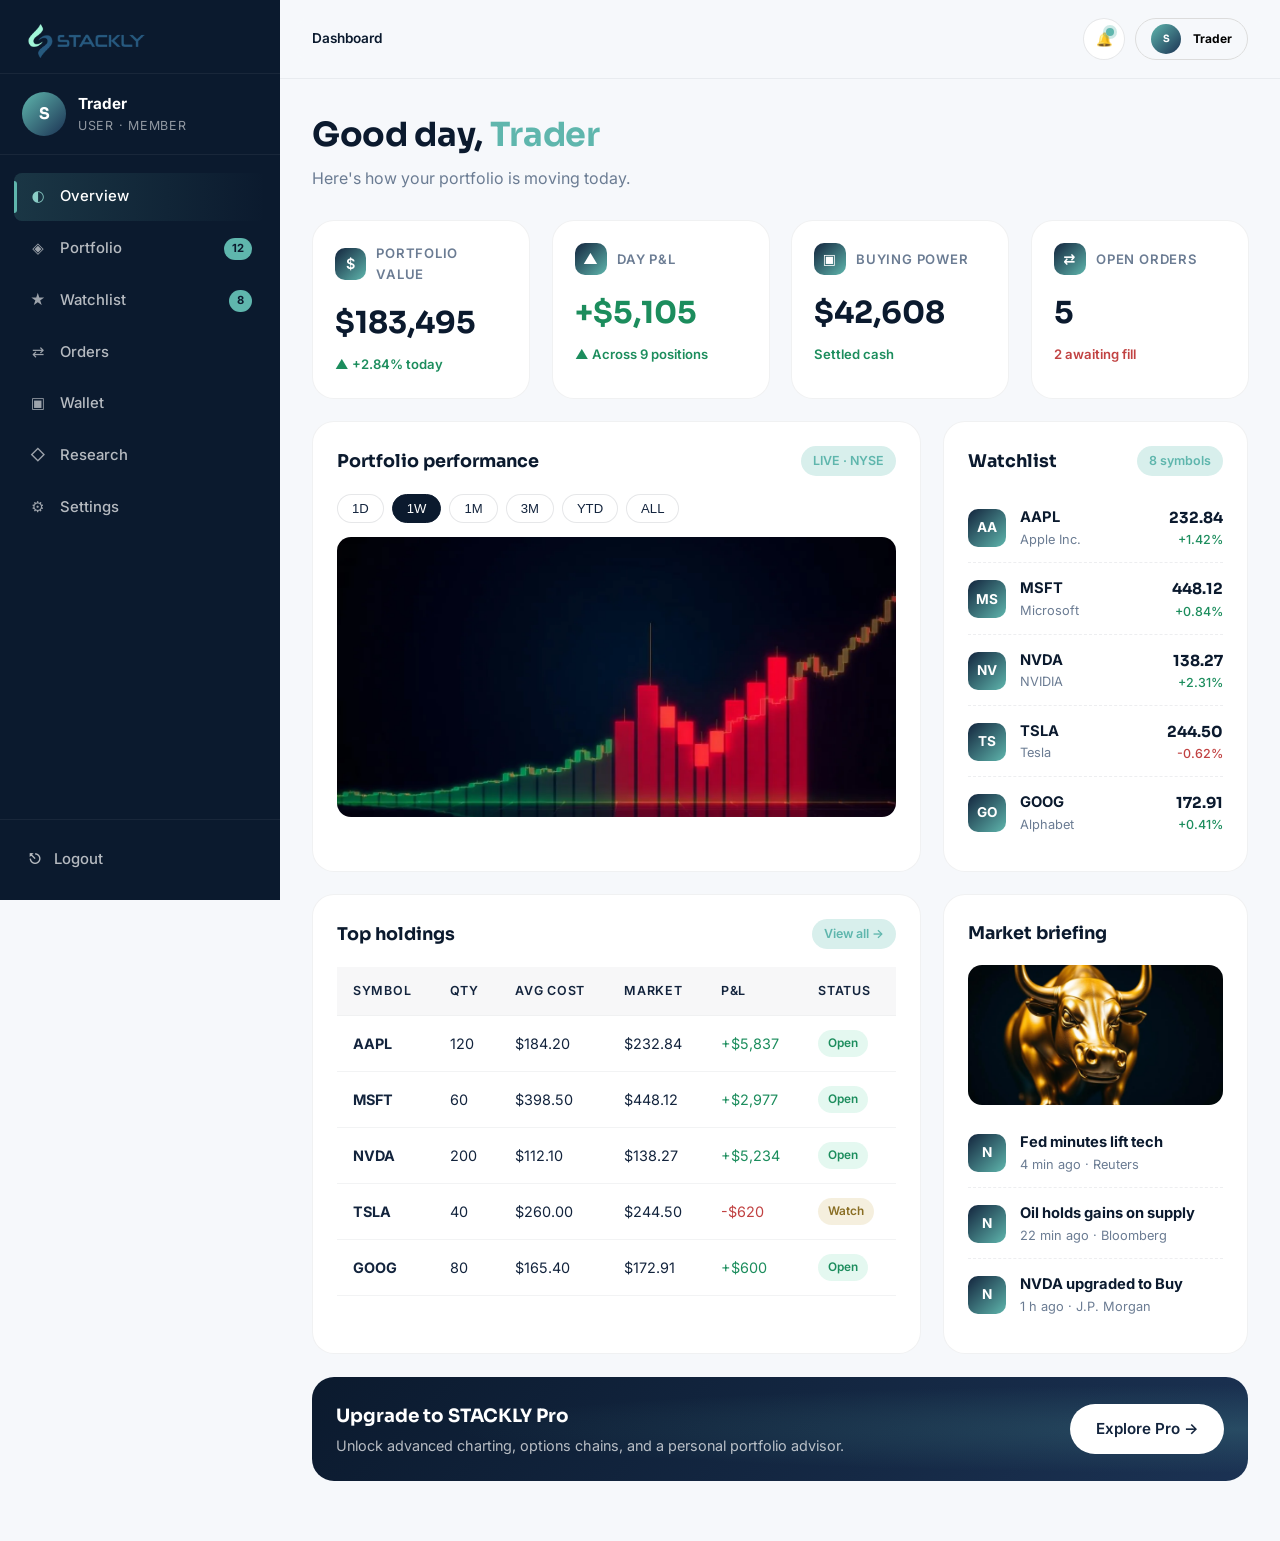
<file: user-dashboard.html>
<!doctype html>
<html lang="en">
<head>
<meta charset="utf-8"/>
<meta name="viewport" content="width=device-width,initial-scale=1"/>
<title>User Dashboard — STACKLY</title>
<meta name="description" content="Your STACKLY portfolio, watchlists and orders."/>
<link rel="icon" type="image/webp" href="./images/logo-dark.webp"/>
<link rel="preconnect" href="https://fonts.googleapis.com"/>
<link rel="preconnect" href="https://fonts.gstatic.com" crossorigin/>
<link rel="stylesheet" href="https://fonts.googleapis.com/css2?family=Inter:wght@400;500;600;700&family=Sora:wght@500;600;700&display=swap"/>
<link rel="stylesheet" href="./css/styles.css"/>
</head>
<body>

<div class="dash-side-overlay"></div>
<div class="toast-container"></div>
<div class="dash">

  <!-- Sidebar -->
  <aside class="dash-side">
    <div class="brand" style="display: flex; justify-content: space-between; width: 100%;">
      <a href="user-dashboard.html"><img src="./images/logo-dark.webp" alt="STACKLY"/></a>
      <div style="font-size: 20px;" class="clos-x-button" id="closeSidebar">x</div>
    </div>
    <div class="dash-user">
      <div class="av" id="dash-initial-header">S</div>
      <div>
        <b id="header-user-name">Trader</b>
        <span>User · Member</span>
      </div>
    </div>
    <nav class="dash-nav">
      <a class="active" data-tab="overview" href="#"><span class="ic">◐</span> Overview</a>
      <a data-tab="portfolio" href="#"><span class="ic">◈</span> Portfolio <span class="badge">12</span></a>
      <a data-tab="watchlist" href="#"><span class="ic">★</span> Watchlist <span class="badge">8</span></a>
      <a data-tab="orders" href="#"><span class="ic">⇄</span> Orders</a>
      <a data-tab="wallet" href="#"><span class="ic">▣</span> Wallet</a>
      <a data-tab="research" href="#"><span class="ic">◇</span> Research</a>
      <a data-tab="settings" href="#"><span class="ic">⚙</span> Settings</a>
    </nav>
    <div class="dash-foot">
      <a id="dash-logout" href="login.html"><span>⎋</span> Logout</a>
    </div>
  </aside>

  <!-- Main -->
  <main class="dash-main">
    <div class="dash-top">
      <button class="dash-menu-btn" aria-label="Menu">☰</button>
      <div class="crumbs"> <b>Dashboard</b></div>
      <div class="dash-top-actions">
        <button class="icon-btn" aria-label="Notifications" onclick="location.href='404.html'">🔔<span class="ping"></span></button>
        <div class="dash-user" style="border: 1px solid gainsboro; border-radius: 30px; padding: 5px 15px;">
          <div class="av" id="dash-initial" style="font-size: 10px; width: 30px; height: 30px;">S</div>
          <div>
            <b id="dash-username" style="color: #000; font-size: 12px;" style="font-size: 10px;">Trader</b>
          </div>
        </div>
      </div>
    </div>

    <div class="dash-content">

      <!-- ==================== TAB: OVERVIEW ==================== -->
      <div id="tab-overview" class="dash-tab active" data-tab="overview" data-heading="Good day, <span style='color:var(--teal-400)' id='dash-username2'>Trader</span>">
        <div class="dash-head" data-anim="left">
          <h1>Good day, <span style="color:var(--teal-400)" id="dash-username2">Trader</span></h1>
          <p>Here's how your portfolio is moving today.</p>
        </div>

        <!-- KPI cards -->
        <div class="dash-grid cols-4" style="margin-bottom:22px">
          <div class="stat-card" data-anim="zoom" data-delay="1">
            <div class="lab"><span class="sicn">$</span> Portfolio value</div>
            <div class="val">$<span data-count="184320" data-suffix="">0</span></div>
            <div class="delta up">▲ +2.84% today</div>
          </div>
          <div class="stat-card" data-anim="zoom" data-delay="2">
            <div class="lab"><span class="sicn">▲</span> Day P&amp;L</div>
            <div class="val" style="color:#1c8d5d">+$<span data-count="5128" data-suffix="">0</span></div>
            <div class="delta up">▲ Across 9 positions</div>
          </div>
          <div class="stat-card" data-anim="zoom" data-delay="3">
            <div class="lab"><span class="sicn">▣</span> Buying power</div>
            <div class="val">$<span data-count="42800" data-suffix="">0</span></div>
            <div class="delta up">Settled cash</div>
          </div>
          <div class="stat-card" data-anim="zoom" data-delay="4">
            <div class="lab"><span class="sicn">⇄</span> Open orders</div>
            <div class="val"><span data-count="6" data-suffix="">0</span></div>
            <div class="delta down">2 awaiting fill</div>
          </div>
        </div>

        <!-- Chart + watchlist -->
        <div class="dash-grid span-2-1" style="margin-bottom:22px">
          <div class="panel chart-card" data-anim="left">
            <div class="panel-head"><h3>Portfolio performance</h3><span class="pill">LIVE · NYSE</span></div>
            <div class="chip-row">
              <button class="chip">1D</button>
              <button class="chip on">1W</button>
              <button class="chip">1M</button>
              <button class="chip">3M</button>
              <button class="chip">YTD</button>
              <button class="chip">ALL</button>
            </div>
            <img class="chart-img" src="./images/chart1.webp" alt="Portfolio chart"/>
          </div>
          <div class="panel" data-anim="right">
            <div class="panel-head"><h3>Watchlist</h3><span class="pill">8 symbols</span></div>
            <div class="dash-list">
              <div class="row"><div class="av-sm">AA</div><div class="who"><b>AAPL</b><span>Apple Inc.</span></div><div class="val">232.84<span class="sub" style="color:#1c8d5d">+1.42%</span></div></div>
              <div class="row"><div class="av-sm">MS</div><div class="who"><b>MSFT</b><span>Microsoft</span></div><div class="val">448.12<span class="sub" style="color:#1c8d5d">+0.84%</span></div></div>
              <div class="row"><div class="av-sm">NV</div><div class="who"><b>NVDA</b><span>NVIDIA</span></div><div class="val">138.27<span class="sub" style="color:#1c8d5d">+2.31%</span></div></div>
              <div class="row"><div class="av-sm">TS</div><div class="who"><b>TSLA</b><span>Tesla</span></div><div class="val">244.50<span class="sub" style="color:#c14242">-0.62%</span></div></div>
              <div class="row"><div class="av-sm">GO</div><div class="who"><b>GOOG</b><span>Alphabet</span></div><div class="val">172.91<span class="sub" style="color:#1c8d5d">+0.41%</span></div></div>
            </div>
          </div>
        </div>

        <!-- Holdings + News -->
        <div class="dash-grid span-2-1" style="margin-bottom:22px">
          <div class="panel" data-anim="zoom">
            <div class="panel-head"><h3>Top holdings</h3><a href="#" class="pill">View all →</a></div>
            <div class="dash-table-wrap">
              <table class="dash-table">
                <thead><tr><th>Symbol</th><th>Qty</th><th>Avg cost</th><th>Market</th><th>P&amp;L</th><th>Status</th></tr></thead>
                <tbody>
                  <tr><td><b>AAPL</b></td><td>120</td><td>$184.20</td><td>$232.84</td><td style="color:#1c8d5d">+$5,837</td><td><span class="pill pill-ok">Open</span></td></tr>
                  <tr><td><b>MSFT</b></td><td>60</td><td>$398.50</td><td>$448.12</td><td style="color:#1c8d5d">+$2,977</td><td><span class="pill pill-ok">Open</span></td></tr>
                  <tr><td><b>NVDA</b></td><td>200</td><td>$112.10</td><td>$138.27</td><td style="color:#1c8d5d">+$5,234</td><td><span class="pill pill-ok">Open</span></td></tr>
                  <tr><td><b>TSLA</b></td><td>40</td><td>$260.00</td><td>$244.50</td><td style="color:#c14242">-$620</td><td><span class="pill pill-warn">Watch</span></td></tr>
                  <tr><td><b>GOOG</b></td><td>80</td><td>$165.40</td><td>$172.91</td><td style="color:#1c8d5d">+$600</td><td><span class="pill pill-ok">Open</span></td></tr>
                </tbody>
              </table>
            </div>
          </div>
          <div class="panel" data-anim="right">
            <div class="panel-head"><h3>Market briefing</h3></div>
            <img class="dash-img" src="./images/bull.webp" alt="Markets" style="height:140px;object-fit:cover;margin-bottom:14px"/>
            <div class="dash-list">
              <div class="row"><div class="av-sm">N</div><div class="who"><b>Fed minutes lift tech</b><span>4 min ago · Reuters</span></div></div>
              <div class="row"><div class="av-sm">N</div><div class="who"><b>Oil holds gains on supply</b><span>22 min ago · Bloomberg</span></div></div>
              <div class="row"><div class="av-sm">N</div><div class="who"><b>NVDA upgraded to Buy</b><span>1 h ago · J.P. Morgan</span></div></div>
            </div>
          </div>
        </div>

        <!-- Banner -->
        <div class="dash-banner" data-anim="zoom">
          <div><h4>Upgrade to STACKLY Pro</h4><p>Unlock advanced charting, options chains, and a personal portfolio advisor.</p></div>
          <a href="404.html" class="btn btn-white">Explore Pro →</a>
        </div>
      </div>

      <!-- ==================== TAB: PORTFOLIO ==================== -->
      <div id="tab-portfolio" class="dash-tab" data-tab="portfolio" data-heading="Your Portfolio">
        <div class="dash-head" data-anim="left"><h1>Your Portfolio</h1><p>Detailed breakdown of your holdings and allocation.</p></div>
        <div class="dash-grid cols-4" style="margin-bottom:22px">
          <div class="stat-card"><div class="lab"><span class="sicn">$</span> Total Value</div><div class="val">$184,320</div><div class="delta up">▲ +2.84%</div></div>
          <div class="stat-card"><div class="lab"><span class="sicn">▲</span> Total Return</div><div class="val" style="color:#1c8d5d">+$14,028</div><div class="delta up">▲ +8.24% all time</div></div>
          <div class="stat-card"><div class="lab"><span class="sicn">◈</span> Positions</div><div class="val">12</div><div class="delta up">9 profitable</div></div>
          <div class="stat-card"><div class="lab"><span class="sicn">📊</span> Diversification</div><div class="val">6 sectors</div><div class="delta up">Well diversified</div></div>
        </div>
        <div class="dash-grid span-2-1" style="margin-bottom:22px">
          <div class="panel">
            <div class="panel-head"><h3>Holdings</h3></div>
            <div class="dash-table-wrap">
              <table class="dash-table">
                <thead><tr><th>Symbol</th><th>Shares</th><th>Avg Cost</th><th>Current</th><th>Day P&amp;L</th><th>Total P&amp;L</th><th>Alloc</th></tr></thead>
                <tbody>
                  <tr><td><b>AAPL</b></td><td>120</td><td>$184.20</td><td>$232.84</td><td style="color:#1c8d5d">+$38.40</td><td style="color:#1c8d5d">+$5,836.80</td><td>15.2%</td></tr>
                  <tr><td><b>MSFT</b></td><td>60</td><td>$398.50</td><td>$448.12</td><td style="color:#1c8d5d">+$22.80</td><td style="color:#1c8d5d">+$2,977.20</td><td>14.6%</td></tr>
                  <tr><td><b>NVDA</b></td><td>200</td><td>$112.10</td><td>$138.27</td><td style="color:#1c8d5d">+$41.20</td><td style="color:#1c8d5d">+$5,234.00</td><td>15.0%</td></tr>
                  <tr><td><b>TSLA</b></td><td>40</td><td>$260.00</td><td>$244.50</td><td style="color:#c14242">-$18.00</td><td style="color:#c14242">-$620.00</td><td>5.3%</td></tr>
                  <tr><td><b>GOOG</b></td><td>80</td><td>$165.40</td><td>$172.91</td><td style="color:#1c8d5d">+$11.20</td><td style="color:#1c8d5d">+$600.80</td><td>7.5%</td></tr>
                  <tr><td><b>AMZN</b></td><td>50</td><td>$178.20</td><td>$198.35</td><td style="color:#1c8d5d">+$15.50</td><td style="color:#1c8d5d">+$1,007.50</td><td>5.4%</td></tr>
                  <tr><td><b>JPM</b></td><td>30</td><td>$185.60</td><td>$198.76</td><td style="color:#1c8d5d">+$8.40</td><td style="color:#1c8d5d">+$394.80</td><td>3.2%</td></tr>
                </tbody>
              </table>
            </div>
          </div>
          <div class="panel">
            <div class="panel-head"><h3>Asset Allocation</h3></div>
            <div class="alloc-bar">
              <div class="seg" style="width:25%;background:linear-gradient(90deg,#5fb6ad,#13243d)"></div>
              <div class="seg" style="width:20%;background:linear-gradient(90deg,#13243d,#4ad29b)"></div>
              <div class="seg" style="width:18%;background:linear-gradient(90deg,#4ad29b,#c9a84c)"></div>
              <div class="seg" style="width:15%;background:linear-gradient(90deg,#c9a84c,#5fb6ad)"></div>
              <div class="seg" style="width:12%;background:linear-gradient(90deg,#5fb6ad,#c14242)"></div>
              <div class="seg" style="width:10%;background:linear-gradient(90deg,#c14242,#13243d)"></div>
            </div>
            <div class="alloc-legend">
              <span class="item"><span class="dot" style="background:#13243d"></span> Tech 25%</span>
              <span class="item"><span class="dot" style="background:#4ad29b"></span> Finance 20%</span>
              <span class="item"><span class="dot" style="background:#c9a84c"></span> Health 18%</span>
              <span class="item"><span class="dot" style="background:#5fb6ad"></span> Energy 15%</span>
              <span class="item"><span class="dot" style="background:#c14242"></span> Consumer 12%</span>
              <span class="item"><span class="dot" style="background:#6b7c93"></span> Cash 10%</span>
            </div>
            <div style="margin-top:20px">
              <h4 style="font-family:var(--font-display);color:var(--navy-900);font-size:.95rem;margin-bottom:12px">Recent Activity</h4>
              <div class="activity-feed">
                <div class="activity-item"><div class="act-icon">+</div><div class="act-body"><b>Bought 120 AAPL</b><span>Limit order filled at $184.20</span></div><span class="act-time">2d ago</span></div>
                <div class="activity-item"><div class="act-icon">+</div><div class="act-body"><b>Bought 60 MSFT</b><span>Market order filled at $398.50</span></div><span class="act-time">5d ago</span></div>
                <div class="activity-item"><div class="act-icon">-</div><div class="act-body"><b>Sold 50 NFLX</b><span>Limit order at $624.80</span></div><span class="act-time">1w ago</span></div>
              </div>
            </div>
          </div>
        </div>
      </div>

      <!-- ==================== TAB: WATCHLIST ==================== -->
      <div id="tab-watchlist" class="dash-tab" data-tab="watchlist" data-heading="Your Watchlist">
        <div class="dash-head" data-anim="left"><h1>Your Watchlist</h1><p>Track your favorite symbols in real time.</p></div>
        <div class="panel" data-anim="zoom">
          <div class="panel-head"><h3>Watchlist</h3><span class="pill">8 symbols · LIVE</span></div>
          <div class="dash-table-wrap">
            <table class="dash-table">
              <thead><tr><th>Symbol</th><th>Name</th><th>Price</th><th>Change</th><th>Volume</th><th>Market Cap</th></tr></thead>
              <tbody>
                <tr><td><b>AAPL</b></td><td>Apple Inc.</td><td class="tk-price" data-ticker="232.84">232.84</td><td class="tk-chg up">+0.00%</td><td>52.4M</td><td>$3.52T</td></tr>
                <tr><td><b>MSFT</b></td><td>Microsoft Corp.</td><td class="tk-price" data-ticker="448.12">448.12</td><td class="tk-chg up">+0.00%</td><td>18.2M</td><td>$3.18T</td></tr>
                <tr><td><b>NVDA</b></td><td>NVIDIA Corp.</td><td class="tk-price" data-ticker="138.27">138.27</td><td class="tk-chg up">+0.00%</td><td>280.6M</td><td>$3.41T</td></tr>
                <tr><td><b>TSLA</b></td><td>Tesla Inc.</td><td class="tk-price" data-ticker="244.50">244.50</td><td class="tk-chg up">+0.00%</td><td>85.3M</td><td>$781B</td></tr>
                <tr><td><b>GOOG</b></td><td>Alphabet Inc.</td><td class="tk-price" data-ticker="172.91">172.91</td><td class="tk-chg up">+0.00%</td><td>22.8M</td><td>$2.12T</td></tr>
                <tr><td><b>AMZN</b></td><td>Amazon.com Inc.</td><td class="tk-price" data-ticker="198.35">198.35</td><td class="tk-chg up">+0.00%</td><td>40.1M</td><td>$2.05T</td></tr>
                <tr><td><b>META</b></td><td>Meta Platforms</td><td class="tk-price" data-ticker="512.40">512.40</td><td class="tk-chg up">+0.00%</td><td>14.6M</td><td>$1.29T</td></tr>
                <tr><td><b>AMD</b></td><td>Advanced Micro Devices</td><td class="tk-price" data-ticker="162.88">162.88</td><td class="tk-chg up">+0.00%</td><td>58.2M</td><td>$263B</td></tr>
              </tbody>
            </table>
          </div>
        </div>
      </div>

      <!-- ==================== TAB: ORDERS ==================== -->
      <div id="tab-orders" class="dash-tab" data-tab="orders" data-heading="Orders & Trading">
        <div class="dash-head" data-anim="left"><h1>Orders & Trading</h1><p>Place orders and track your trade history.</p></div>
        <div class="dash-grid span-2-1" style="margin-bottom:22px">
          <div class="panel" data-anim="left">
            <div class="panel-head"><h3>Place Order</h3><span class="pill">NYSE · MARKET HOURS</span></div>
            <div class="order-tabs">
              <button class="order-tab on" data-type="buy">Buy</button>
              <button class="order-tab" data-type="sell">Sell</button>
            </div>
            <div class="order-form-grid">
              <div class="field"><label>Symbol</label><input class="input" placeholder="e.g. AAPL" value="AAPL"/></div>
              <div class="field"><label>Order Type</label><select class="select"><option>Market</option><option>Limit</option><option>Stop</option><option>Stop Limit</option></select></div>
              <div class="field"><label>Quantity</label><input class="input" type="number" value="10" min="1"/></div>
              <div class="field"><label>Price (for Limit)</label><input class="input" placeholder="Market price" disabled/></div>
            </div>
            <div style="display:flex;gap:10px;margin-top:16px">
              <button class="btn btn-primary" style="flex:1;justify-content:center" onclick="window.location.href='404.html'">Place Order</button>
              <button class="btn btn-ghost" style="flex:1;justify-content:center" onclick="window.location.href='404.html'">Preview</button>
            </div>
          </div>
          <div class="panel" data-anim="right">
            <div class="panel-head"><h3>Open Orders</h3><span class="pill">6 pending</span></div>
            <div class="dash-list">
              <div class="row"><div class="av-sm">B</div><div class="who"><b>Buy AAPL</b><span>Limit · 50 @ $228.00</span></div><div class="val"><span class="pill pill-warn">Open</span></div></div>
              <div class="row"><div class="av-sm">S</div><div class="who"><b>Sell TSLA</b><span>Stop · 20 @ $250.00</span></div><div class="val"><span class="pill pill-warn">Open</span></div></div>
              <div class="row"><div class="av-sm">B</div><div class="who"><b>Buy NVDA</b><span>Market · 25 shares</span></div><div class="val"><span class="pill pill-info">Filled</span></div></div>
              <div class="row"><div class="av-sm">S</div><div class="who"><b>Sell GOOG</b><span>Limit · 10 @ $175.00</span></div><div class="val"><span class="pill pill-ok">Filled</span></div></div>
            </div>
          </div>
        </div>
        <div class="panel" data-anim="zoom">
          <div class="panel-head"><h3>Order History</h3><a href="404.html" class="pill">Export →</a></div>
          <div class="dash-table-wrap">
            <table class="dash-table">
              <thead><tr><th>Date</th><th>Type</th><th>Symbol</th><th>Side</th><th>Qty</th><th>Price</th><th>Status</th></tr></thead>
              <tbody>
                <tr><td>Jun 22</td><td>Market</td><td>AAPL</td><td style="color:#1c8d5d">Buy</td><td>50</td><td>$232.84</td><td><span class="pill pill-ok">Filled</span></td></tr>
                <tr><td>Jun 21</td><td>Limit</td><td>NVDA</td><td style="color:#1c8d5d">Buy</td><td>25</td><td>$136.00</td><td><span class="pill pill-ok">Filled</span></td></tr>
                <tr><td>Jun 20</td><td>Stop</td><td>TSLA</td><td style="color:#c14242">Sell</td><td>10</td><td>$250.00</td><td><span class="pill pill-warn">Pending</span></td></tr>
                <tr><td>Jun 18</td><td>Market</td><td>MSFT</td><td style="color:#1c8d5d">Buy</td><td>30</td><td>$448.12</td><td><span class="pill pill-ok">Filled</span></td></tr>
              </tbody>
            </table>
          </div>
        </div>
      </div>

      <!-- ==================== TAB: WALLET ==================== -->
      <div id="tab-wallet" class="dash-tab" data-tab="wallet" data-heading="Wallet & Funds">
        <div class="dash-head" data-anim="left"><h1>Wallet & Funds</h1><p>Manage your deposits, withdrawals, and account balance.</p></div>
        <div class="dash-grid cols-3" style="margin-bottom:22px">
          <div class="wallet-balance" data-anim="zoom" data-delay="1">
            <div class="label">Total Balance</div>
            <div class="amount">$184,320.44</div>
            <div class="sub">Available for trading: $42,800.00</div>
          </div>
          <div class="stat-card" data-anim="zoom" data-delay="2">
            <div class="lab"><span class="sicn">$</span> Cash Balance</div>
            <div class="val">$42,800</div>
            <div class="delta up">▲ +$2,400 this month</div>
          </div>
          <div class="stat-card" data-anim="zoom" data-delay="3">
            <div class="lab"><span class="sicn">⇄</span> Margin Available</div>
            <div class="val">$28,400</div>
            <div class="delta up">9.50% APR</div>
          </div>
        </div>
        <div class="dash-grid span-2-1" style="margin-bottom:22px">
          <div class="panel" data-anim="left">
            <div class="panel-head"><h3>Transaction History</h3></div>
            <div class="dash-table-wrap">
              <table class="dash-table">
                <thead><tr><th>Date</th><th>Type</th><th>Amount</th><th>Method</th><th>Status</th></tr></thead>
                <tbody>
                  <tr><td>Jun 20</td><td>Deposit</td><td style="color:#1c8d5d">+$5,000.00</td><td>ACH Transfer</td><td><span class="pill pill-ok">Completed</span></td></tr>
                  <tr><td>Jun 15</td><td>Deposit</td><td style="color:#1c8d5d">+$10,000.00</td><td>Wire Transfer</td><td><span class="pill pill-ok">Completed</span></td></tr>
                  <tr><td>Jun 10</td><td>Withdrawal</td><td style="color:#c14242">-$2,500.00</td><td>ACH Transfer</td><td><span class="pill pill-ok">Completed</span></td></tr>
                  <tr><td>Jun 01</td><td>Deposit</td><td style="color:#1c8d5d">+$25,000.00</td><td>Wire Transfer</td><td><span class="pill pill-ok">Completed</span></td></tr>
                </tbody>
              </table>
            </div>
          </div>
          <div class="panel" data-anim="right">
            <div class="panel-head"><h3>Quick Actions</h3></div>
            <div style="display:flex;flex-direction:column;gap:12px">
              <button class="btn btn-primary" onclick="showToast('Deposit initiated. Funds will arrive in 1-2 business days.','success')" style="justify-content:center">Deposit Funds</button>
              <button class="btn btn-ghost" onclick="showToast('Withdrawal request submitted.','info')" style="justify-content:center">Withdraw Funds</button>
              <button class="btn btn-ghost" onclick="window.location.href='404.html'" style="justify-content:center">Transfer Between Accounts</button>
              <button class="btn btn-ghost" onclick="window.location.href='404.html'" style="justify-content:center">View Statements</button>
            </div>
          </div>
        </div>
      </div>

      <!-- ==================== TAB: RESEARCH ==================== -->
      <div id="tab-research" class="dash-tab" data-tab="research" data-heading="Research & Insights">
        <div class="dash-head" data-anim="left"><h1>Research & Insights</h1><p>Curated research, market analysis, and earnings coverage.</p></div>
        <div class="dash-grid cols-3" style="margin-bottom:22px">
          <div class="stat-card" data-anim="zoom" data-delay="1">
            <div class="lab"><span class="sicn">📄</span> Reports Published</div><div class="val">1,847</div><div class="delta up">▲ +12 this week</div>
          </div>
          <div class="stat-card" data-anim="zoom" data-delay="2">
            <div class="lab"><span class="sicn">📊</span> Companies Covered</div><div class="val">1,800+</div><div class="delta up">96% accuracy rate</div>
          </div>
          <div class="stat-card" data-anim="zoom" data-delay="3">
            <div class="lab"><span class="sicn">👁</span> Active Readers</div><div class="val">180K</div><div class="delta up">▲ +4.2% w/w</div>
          </div>
        </div>
        <div class="dash-grid span-2-1" style="margin-bottom:22px">
          <div class="panel" data-anim="left">
            <div class="panel-head"><h3>Latest Research</h3></div>
            <div class="dash-list">
              <div class="row"><div class="av-sm">MR</div><div class="who"><b>The 2026 Industrial Outlook</b><span>Sara Khoury · 12 min read</span></div><span class="pill pill-info">Featured</span></div>
              <div class="row"><div class="av-sm">EC</div><div class="who"><b>Earnings Preview: Tech Giants Q2</b><span>Maya Chen · 8 min read</span></div><span class="pill pill-ok">New</span></div>
              <div class="row"><div class="av-sm">QT</div><div class="who"><b>Quant Signals: Factor Rotation</b><span>Research Desk · Weekly</span></div><span class="pill pill-info">Updated</span></div>
              <div class="row"><div class="av-sm">MC</div><div class="who"><b>Macro Commentary: Fed Watch</b><span>James Morrison · 6 min read</span></div><span class="pill pill-ok">New</span></div>
            </div>
          </div>
          <div class="panel" data-anim="right">
            <div class="panel-head"><h3>AI Research Co-Pilot</h3></div>
            <img class="dash-img" src="./images/analyst.webp" alt="Research" style="height:140px;object-fit:cover;margin-bottom:14px"/>
            <p style="color:var(--muted);font-size:.9rem;margin-bottom:14px">Ask natural-language questions about any stock, sector, or market trend.</p>
            <div style="position:relative">
              <input class="input" placeholder="e.g. Show me AI stocks with P/E < 25" style="padding-right:50px"/>
              <button style="position:absolute;right:4px;top:4px;bottom:4px;width:40px;border-radius:10px;background:linear-gradient(135deg,var(--navy-800),var(--teal-400));color:#fff;border:none;cursor:pointer" onclick="window.location.href='404.html'">→</button>
            </div>
          </div>
        </div>
      </div>

      <!-- ==================== TAB: SETTINGS ==================== -->
      <div id="tab-settings" class="dash-tab" data-tab="settings" data-heading="Account Settings">
        <div class="dash-head" data-anim="left"><h1>Account Settings</h1><p>Manage your profile, preferences, and security.</p></div>
        <div class="dash-grid span-2-1">
          <div class="panel" data-anim="left">
            <div class="settings-section">
              <h3>Profile</h3>
              <div class="field"><label>Display Name</label><input class="input" value="Trader" placeholder="Your display name"/></div>
              <div class="field"><label>Email</label><input class="input" value="trader@stackly.com" type="email"/></div>
              <button class="btn btn-primary btn-sm" onclick="location.href='404.html'">Save Changes</button>
            </div>
            <div class="settings-section">
              <h3>Preferences</h3>
              <div class="toggle-row"><div class="info"><b>Dark Mode</b><span>Use dark theme across the platform</span></div><div class="toggle-switch on"></div></div>
              <div class="toggle-row"><div class="info"><b>Email Notifications</b><span>Trade confirmations and alerts</span></div><div class="toggle-switch on"></div></div>
              <div class="toggle-row"><div class="info"><b>Push Notifications</b><span>Price alerts and market events</span></div><div class="toggle-switch"></div></div>
              <div class="toggle-row"><div class="info"><b>Two-Factor Auth</b><span>Extra security for your account</span></div><div class="toggle-switch on"></div></div>
            </div>
          </div>
          <div class="panel" data-anim="right">
            <div class="settings-section">
              <h3>Security</h3>
              <div style="display:flex;flex-direction:column;gap:12px">
                <button class="btn btn-ghost btn-sm" style="justify-content:center" onclick="window.location.href='404.html'">Change Password</button>
                <button class="btn btn-ghost btn-sm" style="justify-content:center" onclick="window.location.href='404.html'">Generate API Key</button>
                <button class="btn btn-ghost btn-sm" style="justify-content:center" onclick="window.location.href='404.html'">View Login History</button>
                <div style="margin-top:12px;padding:14px;background:rgba(243,112,112,.08);border-radius:var(--r-sm);text-align:center">
                  <b style="color:#c14242;font-size:.9rem">Danger Zone</b>
                  <button class="btn btn-ghost btn-sm" style="margin-top:10px;width:100%;justify-content:center;border-color:#c14242;color:#c14242" >Delete Account</button>
                </div>
              </div>
            </div>
          </div>
        </div>
      </div>

    </div>
  </main>
</div>

<script src="./js/main.js"></script>
</body>
</html>
</file>
<file: css/styles.css>
/* ============================================================
   STACKLY - Professional Stock Exchange Platform
   Complete CSS with Ryza-style animations & dashboard sections
   ============================================================ */

/* ============ ROOT VARIABLES ============ */
:root {
  --navy-900: #0b1a2e;
  --navy-800: #13243d;
  --navy-700: #1b3253;
  --navy-600: #264a78;
  --teal-400: #5fb6ad;
  --teal-300: #8acdc6;
  --teal-200: #b0dfda;
  --teal-100: #d8efec;
  --gold: #c9a84c;
  --ink: #0a1421;
  --paper: #f6f8fb;
  --muted: #6b7c93;
  --success: #1c8d5d;
  --danger: #c14242;
  --warning: #8a6f25;
  --line: rgba(255, 255, 255, .08);
  --shadow-lg: 0 30px 60px -30px rgba(11, 26, 46, .55);
  --shadow-md: 0 12px 30px -12px rgba(11, 26, 46, .35);
  --shadow-sm: 0 4px 12px rgba(11, 26, 46, .1);
  --r-sm: 8px;
  --r-md: 14px;
  --r-lg: 22px;
  --r-xl: 32px;
  --font-display: "Sora", "Inter", system-ui, sans-serif;
  --font-body: "Inter", system-ui, sans-serif;
  --container: 1240px;
}

* {
  box-sizing: border-box;
  margin: 0;
  padding: 0
}

html {
  scroll-behavior: smooth
}

body {
  font-family: var(--font-body);
  background: var(--paper);
  color: var(--ink);
  line-height: 1.6;
  -webkit-font-smoothing: antialiased
}

img {
  max-width: 100%;
  display: block;
  height: auto
}

a {
  color: inherit;
  text-decoration: none
}

ul {
  list-style: none
}

.container {
  max-width: var(--container);
  margin: 0 auto;
  padding: 0 24px
}

::-webkit-scrollbar {
  width: 6px;
  height: 6px
}

::-webkit-scrollbar-track {
  background: transparent
}

::-webkit-scrollbar-thumb {
  background: rgba(11, 26, 46, .15);
  border-radius: 3px
}

/* ============ NAV ============ */
.nav {
  position: fixed;
  top: 0;
  left: 0;
  right: 0;
  z-index: 50;
  backdrop-filter: saturate(140%) blur(14px);
  background: rgba(255, 255, 255, .78);
  border-bottom: 1px solid rgba(11, 26, 46, .06);
  transition: all .3s
}

.nav.scrolled {
  background: rgba(255, 255, 255, .94);
  box-shadow: 0 6px 24px -16px rgba(11, 26, 46, .25)
}

.nav-inner {
  display: flex;
  align-items: center;
  justify-content: space-between;
  padding: 14px 0
}

.nav-logo-img {
  height: 34px;
  width: auto
}

.nav-links {
  display: none;
  gap: 34px;
  align-items: center
}

.nav-links.open {
  display: flex;
}

.nav-links a {
  font-weight: 500;
  font-size: .95rem;
  color: var(--navy-800);
  position: relative;
  padding: 6px 0;
  transition: color .2s
}

.nav-links a::after {
  content: "";
  position: absolute;
  left: 0;
  bottom: 0;
  width: 0;
  height: 2px;
  background: var(--teal-400);
  transition: width .3s
}

.nav-links a:hover {
  color: var(--teal-400)
}

.nav-links a:hover::after,
.nav-links a.active::after {
  width: 100%
}

.nav-links a.active {
  color: var(--teal-400)
}

.btn {
  display: inline-flex;
  align-items: center;
  gap: 10px;
  padding: 13px 26px;
  border-radius: 999px;
  font-weight: 600;
  font-size: .95rem;
  cursor: pointer;
  border: none;
  transition: transform .25s, box-shadow .25s, background .25s;
  font-family: inherit;
  position: relative;
  overflow: hidden
}

.btn-primary {
  background: linear-gradient(135deg, var(--navy-800), var(--teal-400));
  color: #fff;
  box-shadow: var(--shadow-md)
}

.btn-primary:hover {
  transform: translateY(-2px);
  box-shadow: var(--shadow-lg)
}

.btn-ghost {
  background: transparent;
  color: var(--navy-800);
  border: 1.5px solid rgba(11, 26, 46, .15)
}

.btn-ghost:hover {
  background: var(--navy-800);
  color: #fff;
  border-color: var(--navy-800)
}

.btn-white {
  background: #fff;
  color: var(--navy-800)
}

.btn-white:hover {
  transform: translateY(-2px)
}

.btn-sm {
  padding: 9px 18px;
  font-size: .85rem
}

.menu-toggle {
  display: none;
  background: none;
  border: none;
  cursor: pointer;
  width: 30px;
  height: 24px;
  position: relative;
  z-index: 60
}

.menu-toggle span {
  position: absolute;
  left: 0;
  width: 100%;
  height: 2px;
  background: var(--navy-800);
  transition: .3s
}

.menu-toggle span:nth-child(1) {
  top: 2px
}

.menu-toggle span:nth-child(2) {
  top: 11px
}

.menu-toggle span:nth-child(3) {
  top: 20px
}

.menu-toggle.open span:nth-child(1) {
  top: 11px;
  transform: rotate(45deg)
}

.menu-toggle.open span:nth-child(2) {
  opacity: 0
}

.menu-toggle.open span:nth-child(3) {
  top: 11px;
  transform: rotate(-45deg)
}

/* ============ HERO ============ */
.hero {
  position: relative;
  min-height: 100vh;
  display: flex;
  align-items: center;
  padding-top: 90px;
  background: linear-gradient(135deg, var(--navy-900) 0%, var(--navy-700) 100%);
  color: #fff;
  overflow: hidden
}

.hero::before {
  content: "";
  position: absolute;
  inset: 0;
  background-image: url('../images/hero.webp');
  background-size: cover;
  background-position: center;
  opacity: .28;
  mix-blend-mode: luminosity
}

.hero::after {
  content: "";
  position: absolute;
  inset: 0;
  background: radial-gradient(ellipse at 70% 30%, rgba(95, 182, 173, .25), transparent 60%)
}

.hero-grid {
  position: relative;
  z-index: 2;
  display: grid;
  grid-template-columns: 1.1fr .9fr;
  gap: 60px;
  align-items: center;
  padding: 60px 0
}

.eyebrow {
  display: inline-flex;
  align-items: center;
  gap: 10px;
  padding: 8px 16px;
  border-radius: 999px;
  background: rgba(95, 182, 173, .15);
  color: var(--teal-300);
  font-size: .85rem;
  font-weight: 600;
  letter-spacing: .08em;
  text-transform: uppercase;
  border: 1px solid rgba(95, 182, 173, .25)
}

.eyebrow .dot {
  width: 8px;
  height: 8px;
  border-radius: 50%;
  background: var(--teal-400);
  box-shadow: 0 0 0 4px rgba(95, 182, 173, .25);
  animation: pulse 2s infinite
}

@keyframes pulse {
  50% {
    box-shadow: 0 0 0 10px rgba(95, 182, 173, 0)
  }
}

.hero h1 {
  font-family: var(--font-display);
  font-size: clamp(2.6rem, 5.5vw, 4.6rem);
  font-weight: 700;
  line-height: 1.05;
  letter-spacing: -.02em;
  margin: 24px 0
}

.hero h1 .accent {
  background: linear-gradient(120deg, var(--teal-300), var(--teal-400));
  -webkit-background-clip: text;
  background-clip: text;
  color: transparent
}

.hero p.lead {
  font-size: 1.15rem;
  color: rgba(255, 255, 255, .78);
  max-width: 560px;
  margin-bottom: 34px
}

.hero-cta {
  display: flex;
  gap: 14px;
  flex-wrap: wrap
}

.hero-meta {
  display: flex;
  gap: 36px;
  margin-top: 48px;
  flex-wrap: wrap
}

.hero-meta .m {
  display: flex;
  flex-direction: column
}

.hero-meta .m b {
  font-family: var(--font-display);
  font-size: 2rem;
  color: #fff
}

.hero-meta .m span {
  color: rgba(255, 255, 255, .6);
  font-size: .9rem
}

.ticker-card {
  background: linear-gradient(160deg, rgba(255, 255, 255, .06), rgba(255, 255, 255, .02));
  border: 1px solid rgba(255, 255, 255, .12);
  backdrop-filter: blur(20px);
  border-radius: var(--r-xl);
  padding: 30px;
  box-shadow: var(--shadow-lg);
  transform: perspective(1200px) rotateY(-8deg) rotateX(4deg);
  animation: float 6s ease-in-out infinite
}

@keyframes float {
  50% {
    transform: perspective(1200px) rotateY(-8deg) rotateX(4deg) translateY(-12px)
  }
}

.ticker-head {
  display: flex;
  justify-content: space-between;
  align-items: center;
  margin-bottom: 18px
}

.ticker-head h3 {
  color: #fff;
  font-size: 1.1rem;
  font-family: var(--font-display)
}

.live-tag {
  font-size: .75rem;
  background: rgba(95, 182, 173, .2);
  color: var(--teal-300);
  padding: 4px 10px;
  border-radius: 999px;
  font-weight: 600;
  animation: livePulse 2s infinite
}

@keyframes livePulse {

  0%,
  100% {
    opacity: 1
  }

  50% {
    opacity: .6
  }
}

.tk-row {
  display: flex;
  justify-content: space-between;
  align-items: center;
  padding: 14px 0;
  border-bottom: 1px solid rgba(255, 255, 255, .06)
}

.tk-row:last-child {
  border-bottom: 0
}

.tk-sym {
  color: #fff;
  font-weight: 600
}

.tk-name {
  color: rgba(255, 255, 255, .5);
  font-size: .8rem;
  display: block
}

.tk-price {
  color: #fff;
  font-weight: 600;
  text-align: right
}

.tk-chg {
  font-size: .85rem;
  font-weight: 600
}

.up {
  color: #4ad29b
}

.down {
  color: #f37070
}

/* ============ MARQUEE ============ */
.marquee {
  background: var(--navy-800);
  color: #fff;
  overflow: hidden;
  border-top: 1px solid var(--line);
  border-bottom: 1px solid var(--line)
}

.marquee-track {
  display: flex;
  gap: 64px;
  animation: scroll 40s linear infinite;
  padding: 18px 0;
  white-space: nowrap
}

.marquee-track:hover {
  animation-play-state: paused
}

@keyframes scroll {
  to {
    transform: translateX(-50%)
  }
}

.marquee-item {
  display: inline-flex;
  align-items: center;
  gap: 10px;
  font-size: .95rem
}

.marquee-item b {
  font-family: var(--font-display)
}

/* ============ NEWS TICKER ============ */
.news-ticker {
  background: var(--navy-900);
  color: #fff;
  padding: 14px 0;
  border-bottom: 1px solid var(--line);
  overflow: hidden
}

.news-ticker-inner {
  display: flex;
  align-items: center;
  gap: 20px
}

.news-ticker-label {
  flex-shrink: 0;
  background: var(--teal-400);
  color: var(--navy-900);
  font-size: .75rem;
  font-weight: 700;
  padding: 6px 14px;
  border-radius: 999px;
  text-transform: uppercase;
  letter-spacing: .06em
}

.news-ticker-scroll {
  flex: 1;
  overflow: hidden
}

.news-ticker-items {
  display: flex;
  gap: 48px;
  animation: newsScroll 30s linear infinite;
  white-space: nowrap
}

.news-ticker-items:hover {
  animation-play-state: paused
}

@keyframes newsScroll {
  to {
    transform: translateX(-33.33%)
  }
}

.news-ticker-item {
  display: inline-flex;
  align-items: center;
  gap: 8px;
  font-size: .88rem;
  color: rgba(255, 255, 255, .8)
}

.news-ticker-item .time {
  color: var(--teal-300);
  font-weight: 600;
  font-size: .75rem
}

/* ============ SECTIONS ============ */
.section {
  padding: 110px 0;
  position: relative
}

.section-dark {
  background: var(--navy-900);
  color: #fff
}

.section-tint {
  background: linear-gradient(180deg, #fff, var(--teal-100) 200%)
}

.section-head {
  text-align: center;
  max-width: 760px;
  margin: 0 auto 70px
}

.section-head .eyebrow {
  background: rgba(95, 182, 173, .12);
  color: var(--teal-400);
  border-color: rgba(95, 182, 173, .2)
}

.section-dark .section-head .eyebrow {
  background: rgba(95, 182, 173, .15);
  color: var(--teal-300)
}

.section-head h2 {
  font-family: var(--font-display);
  font-size: clamp(2rem, 3.6vw, 3rem);
  font-weight: 700;
  line-height: 1.1;
  letter-spacing: -.02em;
  margin: 18px 0 16px
}

.section-head p {
  color: var(--muted);
  font-size: 1.1rem
}

.section-dark .section-head p {
  color: rgba(255, 255, 255, .65)
}

.grid {
  display: grid;
  gap: 28px
}

.grid-3 {
  grid-template-columns: repeat(3, 1fr)
}

.grid-4 {
  grid-template-columns: repeat(4, 1fr)
}

.grid-2 {
  grid-template-columns: 1fr 1fr
}

.card {
  background: #fff;
  border-radius: var(--r-lg);
  padding: 34px;
  border: 1px solid rgba(11, 26, 46, .06);
  transition: transform .35s ease, box-shadow .35s ease;
  position: relative;
  overflow: hidden
}

.card::before {
  content: "";
  position: absolute;
  top: 0;
  left: 0;
  right: 0;
  height: 3px;
  background: linear-gradient(90deg, var(--teal-400), var(--navy-800));
  transform: scaleX(0);
  transform-origin: left;
  transition: transform .5s cubic-bezier(.2, .7, .2, 1)
}

.card:hover::before {
  transform: scaleX(1)
}

.card:hover {
  transform: translateY(-8px);
  box-shadow: var(--shadow-lg)
}

.card .icon {
  width: 56px;
  height: 56px;
  border-radius: 14px;
  display: grid;
  place-items: center;
  background: linear-gradient(135deg, var(--navy-800), var(--teal-400));
  color: #fff;
  font-size: 1.4rem;
  margin-bottom: 22px;
  transition: transform .4s
}

.card:hover .icon {
  transform: rotate(-8deg) scale(1.08)
}

.card h3 {
  font-family: var(--font-display);
  font-size: 1.25rem;
  margin-bottom: 10px;
  color: var(--navy-900)
}

.card p {
  color: var(--muted);
  font-size: .97rem
}

.card .arrow {
  position: absolute;
  top: 34px;
  right: 34px;
  color: var(--teal-400);
  opacity: 0;
  transform: translateX(-8px);
  transition: .3s
}

.card:hover .arrow {
  opacity: 1;
  transform: translateX(0)
}

.stats {
  display: grid;
  grid-template-columns: repeat(4, 1fr);
  gap: 20px;
  padding: 60px;
  background: linear-gradient(135deg, var(--navy-900), var(--navy-700));
  border-radius: var(--r-xl);
  color: #fff;
  position: relative;
  overflow: hidden
}

.stats::before {
  content: "";
  position: absolute;
  inset: 0;
  background: url('../images/world.webp') center/cover;
  opacity: .15;
  mix-blend-mode: luminosity
}

.stat {
  text-align: center;
  position: relative;
  z-index: 1
}

.stat b {
  display: block;
  font-family: var(--font-display);
  font-size: clamp(2rem, 3.4vw, 3.4rem);
  font-weight: 700;
  background: linear-gradient(120deg, #fff, var(--teal-300));
  -webkit-background-clip: text;
  background-clip: text;
  color: transparent
}

.stat span {
  color: rgba(255, 255, 255, .7);
  font-size: .95rem;
  margin-top: 6px;
  display: block
}

.split {
  display: grid;
  grid-template-columns: 1fr 1fr;
  gap: 80px;
  align-items: center
}

.split.reverse {
  direction: rtl
}

.split.reverse>* {
  direction: ltr
}

.split-img {
  border-radius: var(--r-xl);
  overflow: hidden;
  position: relative;
  box-shadow: var(--shadow-lg)
}

.split-img img {
  width: 100%;
  height: 100%;
  object-fit: cover;
  transition: transform .8s ease
}

.split-img:hover img {
  transform: scale(1.05)
}

.split-img .badge {
  position: absolute;
  bottom: 24px;
  left: 24px;
  background: rgba(11, 26, 46, .85);
  backdrop-filter: blur(10px);
  color: #fff;
  padding: 14px 18px;
  border-radius: 14px;
  font-size: .9rem;
  display: flex;
  align-items: center;
  gap: 10px
}

.split-text h2 {
  font-family: var(--font-display);
  font-size: clamp(1.8rem, 3vw, 2.6rem);
  font-weight: 700;
  line-height: 1.15;
  margin: 18px 0 20px;
  color: var(--navy-900)
}

.section-dark .split-text h2 {
  color: #fff
}

.split-text p {
  color: var(--muted);
  font-size: 1.05rem;
  margin-bottom: 18px
}

.section-dark .split-text p {
  color: rgba(255, 255, 255, .7)
}

.ck-list {
  list-style: none;
  margin: 24px 0 32px
}

.ck-list li {
  display: flex;
  align-items: flex-start;
  gap: 12px;
  padding: 8px 0;
  color: var(--navy-800);
  font-weight: 500
}

.section-dark .ck-list li {
  color: rgba(255, 255, 255, .85)
}

.ck-list li::before {
  content: "✓";
  flex: 0 0 24px;
  height: 24px;
  border-radius: 50%;
  background: linear-gradient(135deg, var(--teal-400), var(--navy-800));
  display: grid;
  place-items: center;
  color: #fff;
  font-size: .75rem;
  font-weight: 700;
  margin-top: 2px
}

.pricing {
  display: grid;
  grid-template-columns: repeat(3, 1fr);
  gap: 24px
}

.plan {
  background: #fff;
  border-radius: var(--r-lg);
  padding: 40px;
  border: 1px solid rgba(11, 26, 46, .08);
  transition: .3s;
  position: relative
}

.plan:hover {
  transform: translateY(-6px);
  box-shadow: var(--shadow-lg)
}

.plan.featured {
  background: linear-gradient(160deg, var(--navy-900), var(--navy-700));
  color: #fff;
  border: none;
  transform: scale(1.04)
}

.plan.featured:hover {
  transform: scale(1.04) translateY(-6px)
}

.plan.featured .price,
.plan.featured h3 {
  color: #fff
}

.plan h3 {
  font-family: var(--font-display);
  color: var(--navy-900);
  font-size: 1.4rem
}

.plan .price {
  font-family: var(--font-display);
  font-size: 3rem;
  font-weight: 700;
  color: var(--navy-900);
  margin: 18px 0
}

.plan .price small {
  font-size: .95rem;
  color: var(--muted);
  font-weight: 400
}

.plan.featured .price small {
  color: rgba(255, 255, 255, .6)
}

.plan ul {
  list-style: none;
  margin: 24px 0
}

.plan li {
  padding: 10px 0;
  border-bottom: 1px dashed rgba(11, 26, 46, .08);
  font-size: .95rem;
  color: var(--muted)
}

.plan.featured li {
  border-color: rgba(255, 255, 255, .08);
  color: rgba(255, 255, 255, .8)
}

.tag-pop {
  position: absolute;
  top: -12px;
  right: 24px;
  background: var(--gold);
  color: var(--navy-900);
  font-size: .75rem;
  font-weight: 700;
  padding: 6px 14px;
  border-radius: 999px
}

.testi-grid {
  display: grid;
  grid-template-columns: repeat(3, 1fr);
  gap: 24px
}

.testi {
  background: #fff;
  padding: 32px;
  border-radius: var(--r-lg);
  border: 1px solid rgba(11, 26, 46, .06);
  position: relative
}

.testi::before {
  content: "\201C";
  position: absolute;
  top: -20px;
  left: 24px;
  font-size: 5rem;
  color: var(--teal-400);
  font-family: Georgia;
  line-height: 1
}

.testi p {
  color: var(--navy-800);
  margin: 14px 0 24px;
  font-size: 1rem
}

.testi-user {
  display: flex;
  align-items: center;
  gap: 12px
}

.av {
  width: 46px;
  height: 46px;
  border-radius: 50%;
  background: linear-gradient(135deg, var(--navy-800), var(--teal-400));
  color: #fff;
  display: grid;
  place-items: center;
  font-weight: 700
}

.testi-user b {
  color: var(--navy-900);
  font-size: .95rem;
  display: block
}

.testi-user span {
  color: var(--muted);
  font-size: .85rem
}

.faq {
  max-width: 820px;
  margin: 0 auto
}

.faq-item {
  background: #fff;
  border: 1px solid rgba(11, 26, 46, .08);
  border-radius: var(--r-md);
  margin-bottom: 14px;
  overflow: hidden;
  transition: .3s
}

.faq-item.open {
  box-shadow: var(--shadow-md);
  border-color: var(--teal-400)
}

.faq-q {
  padding: 22px 26px;
  display: flex;
  justify-content: space-between;
  align-items: center;
  cursor: pointer;
  font-weight: 600;
  color: var(--navy-900);
  font-size: 1.05rem
}

.faq-q .plus {
  width: 28px;
  height: 28px;
  border-radius: 50%;
  background: var(--teal-100);
  color: var(--navy-800);
  display: grid;
  place-items: center;
  font-size: 1.2rem;
  transition: .3s;
  flex-shrink: 0
}

.faq-item.open .plus {
  transform: rotate(45deg);
  background: var(--teal-400);
  color: #fff
}

.faq-a {
  max-height: 0;
  overflow: hidden;
  transition: max-height .4s ease, padding .3s
}

.faq-a-inner {
  padding: 0 26px 22px;
  color: var(--muted)
}

.faq-item.open .faq-a {
  max-height: 300px
}

.cta-band {
  background: linear-gradient(135deg, var(--navy-900), var(--navy-700));
  color: #fff;
  padding: 80px;
  border-radius: var(--r-xl);
  text-align: center;
  position: relative;
  overflow: hidden
}

.cta-band::before {
  content: "";
  position: absolute;
  inset: 0;
  background: radial-gradient(ellipse at center, rgba(95, 182, 173, .2), transparent 70%)
}

.cta-band h2 {
  position: relative;
  font-family: var(--font-display);
  font-size: clamp(2rem, 3vw, 2.8rem);
  margin-bottom: 16px
}

.cta-band p {
  position: relative;
  color: rgba(255, 255, 255, .75);
  max-width: 600px;
  margin: 0 auto 30px
}

.cta-band .hero-cta {
  position: relative;
  justify-content: center
}

/* ============ FOOTER ============ */
.footer {
  background: var(--navy-900);
  color: rgba(255, 255, 255, .7);
  padding: 80px 0 30px
}

.foot-grid {
  display: grid;
  grid-template-columns: 1.4fr 1fr 1fr 1fr 1.2fr;
  gap: 40px;
  padding-bottom: 60px;
  border-bottom: 1px solid var(--line)
}

.foot-grid h4 {
  color: #fff;
  font-family: var(--font-display);
  margin-bottom: 18px;
  font-size: 1.05rem
}

.foot-grid ul {
  list-style: none
}

.foot-grid li {
  padding: 6px 0
}

.foot-grid a:hover {
  color: var(--teal-300)
}

.foot-logo {
  height: 36px;
  margin-bottom: 18px;
  filter: brightness(1.1)
}

.socials {
  display: flex;
  gap: 12px;
  margin-top: 20px
}

.socials a {
  width: 38px;
  height: 38px;
  border-radius: 50%;
  background: rgba(255, 255, 255, .06);
  display: grid;
  place-items: center;
  transition: .3s
}

.socials a:hover {
  background: var(--teal-400);
  color: var(--navy-900)
}

.copy {
  text-align: center;
  padding-top: 30px;
  font-size: .88rem;
  color: rgba(255, 255, 255, .45)
}

.page-hero {
  padding: 160px 0 90px;
  background: linear-gradient(135deg, var(--navy-900), var(--navy-700));
  color: #fff;
  position: relative;
  overflow: hidden;
  text-align: center
}

.page-hero::after {
  content: "";
  position: absolute;
  inset: 0;
  background: url('../images/world.webp') center/cover;
  opacity: .15;
  mix-blend-mode: luminosity
}

.page-hero-inner {
  position: relative;
  z-index: 1
}

.page-hero h1 {
  font-family: var(--font-display);
  font-size: clamp(2.5rem, 5vw, 4rem);
  font-weight: 700;
  margin: 20px 0
}

.page-hero p {
  color: rgba(255, 255, 255, .7);
  max-width: 620px;
  margin: 0 auto;
  font-size: 1.1rem
}

.crumbs {
  color: rgba(255, 255, 255, .55);
  font-size: .9rem
}

.crumbs a:hover {
  color: var(--teal-300)
}

.form {
  display: grid;
  gap: 18px
}

.input,
.textarea,
.select {
  width: 100%;
  padding: 14px 18px;
  border-radius: var(--r-md);
  border: 1.5px solid rgba(11, 26, 46, .1);
  background: #fff;
  font-family: inherit;
  font-size: .97rem;
  color: var(--ink);
  transition: .25s
}

.input:focus,
.textarea:focus,
.select:focus {
  outline: none;
  border-color: var(--teal-400);
  box-shadow: 0 0 0 4px rgba(95, 182, 173, .15)
}

.textarea {
  min-height: 140px;
  resize: vertical
}

.row2 {
  display: grid;
  grid-template-columns: 1fr 1fr;
  gap: 18px
}

.blog-card {
  background: #fff;
  border-radius: var(--r-lg);
  overflow: hidden;
  border: 1px solid rgba(11, 26, 46, .06);
  transition: .3s
}

.blog-card:hover {
  transform: translateY(-6px);
  box-shadow: var(--shadow-lg)
}

.blog-card .thumb {
  aspect-ratio: 16/10;
  overflow: hidden
}

.blog-card .thumb img {
  width: 100%;
  height: 100%;
  object-fit: cover;
  transition: transform .8s
}

.blog-card:hover .thumb img {
  transform: scale(1.08)
}

.blog-card .body {
  padding: 26px
}

.blog-card h3 {
  font-family: var(--font-display);
  color: var(--navy-900);
  font-size: 1.2rem;
  margin: 10px 0 12px;
  line-height: 1.3
}

.blog-meta {
  display: flex;
  gap: 14px;
  font-size: .82rem;
  color: var(--muted);
  text-transform: uppercase;
  letter-spacing: .05em;
  font-weight: 600
}

.blog-meta .cat {
  color: var(--teal-400)
}

.timeline {
  position: relative;
  max-width: 880px;
  margin: 0 auto
}

.timeline::before {
  content: "";
  position: absolute;
  left: 32px;
  top: 0;
  bottom: 0;
  width: 2px;
  background: linear-gradient(180deg, var(--teal-400), transparent)
}

.tl-item {
  position: relative;
  padding-left: 90px;
  padding-bottom: 50px
}

.tl-item:last-child {
  padding-bottom: 0
}

.tl-num {
  position: absolute;
  left: 0;
  top: 0;
  width: 64px;
  height: 64px;
  border-radius: 50%;
  background: #fff;
  border: 2px solid var(--teal-400);
  color: var(--navy-900);
  font-family: var(--font-display);
  font-weight: 700;
  font-size: 1.4rem;
  display: grid;
  place-items: center;
  box-shadow: var(--shadow-md)
}

.section-dark .tl-num {
  background: var(--navy-800);
  color: #fff
}

.tl-item h3 {
  font-family: var(--font-display);
  color: var(--navy-900);
  margin-bottom: 8px;
  font-size: 1.35rem
}

.section-dark .tl-item h3 {
  color: #fff
}

.tl-item p {
  color: var(--muted)
}

.section-dark .tl-item p {
  color: rgba(255, 255, 255, .7)
}

.srv-row {
  display: grid;
  grid-template-columns: 120px 1fr auto;
  gap: 30px;
  align-items: center;
  padding: 28px;
  background: #fff;
  border-radius: var(--r-lg);
  border: 1px solid rgba(11, 26, 46, .06);
  margin-bottom: 18px;
  transition: .3s
}

.srv-row:hover {
  transform: translateX(8px);
  border-color: var(--teal-400)
}

.srv-row .num {
  font-family: var(--font-display);
  font-size: 2.4rem;
  color: var(--teal-400);
  font-weight: 700
}

.srv-row h3 {
  font-family: var(--font-display);
  color: var(--navy-900);
  font-size: 1.2rem;
  margin-bottom: 6px
}

.srv-row p {
  color: var(--muted);
  font-size: .95rem;
  margin: 0
}

.logos-band {
  display: flex;
  justify-content: space-around;
  align-items: center;
  flex-wrap: wrap;
  gap: 30px;
  padding: 36px;
  background: #fff;
  border-radius: var(--r-lg);
  border: 1px solid rgba(11, 26, 46, .06)
}

.logos-band span {
  font-family: var(--font-display);
  font-weight: 700;
  color: var(--muted);
  font-size: 1.2rem;
  opacity: .65;
  transition: .3s
}

.logos-band span:hover {
  opacity: 1;
  color: var(--navy-800)
}

/* ============ INTEGRATIONS / AWARDS ============ */
.integrations-grid {
  display: grid;
  grid-template-columns: repeat(4, 1fr);
  gap: 20px
}

.integration-card {
  background: #fff;
  border-radius: var(--r-lg);
  padding: 28px;
  text-align: center;
  border: 1px solid rgba(11, 26, 46, .06);
  transition: .3s
}

.integration-card:hover {
  transform: translateY(-6px);
  box-shadow: var(--shadow-lg)
}

.integration-card .icn {
  font-size: 2.4rem;
  margin-bottom: 16px;
  display: block
}

.integration-card h4 {
  font-family: var(--font-display);
  font-size: 1rem;
  color: var(--navy-900);
  margin-bottom: 6px
}

.integration-card p {
  font-size: .85rem;
  color: var(--muted)
}

.awards-grid {
  display: grid;
  grid-template-columns: repeat(4, 1fr);
  gap: 20px
}

.award-card {
  background: #fff;
  border-radius: var(--r-lg);
  padding: 32px 24px;
  text-align: center;
  border: 1px solid rgba(11, 26, 46, .06);
  transition: .3s
}

.award-card:hover {
  transform: translateY(-4px);
  box-shadow: var(--shadow-md)
}

.award-card .award-icon {
  font-size: 2.8rem;
  display: block;
  margin-bottom: 14px
}

.award-card h4 {
  font-family: var(--font-display);
  font-size: 1.1rem;
  color: var(--navy-900);
  margin-bottom: 6px
}

.award-card p {
  font-size: .85rem;
  color: var(--muted)
}

.award-card .year {
  display: inline-block;
  margin-top: 12px;
  padding: 4px 12px;
  background: var(--teal-100);
  color: var(--teal-400);
  border-radius: 999px;
  font-size: .78rem;
  font-weight: 600
}

/* ============ AUTH ============ */
.auth-wrap {
  min-height: 100vh;
  display: grid;
  grid-template-columns: 1.05fr 1fr;
  background: var(--paper)
}

.auth-brand {
  position: relative;
  background: linear-gradient(135deg, var(--navy-900), var(--navy-700));
  color: #fff;
  padding: 48px;
  display: flex;
  flex-direction: column;
  justify-content: space-between;
  overflow: hidden
}

.auth-brand::before {
  content: "";
  position: absolute;
  inset: 0;
  background: url('../images/city.webp') center/cover;
  opacity: .22;
  mix-blend-mode: luminosity
}

.auth-brand::after {
  content: "";
  position: absolute;
  inset: 0;
  background: radial-gradient(ellipse at 70% 20%, rgba(95, 182, 173, .35), transparent 60%)
}

.auth-brand>* {
  position: relative;
  z-index: 1
}

.auth-back {
  display: inline-flex;
  align-items: center;
  gap: 8px;
  padding: 10px 16px;
  border-radius: 999px;
  background: rgba(255, 255, 255, .08);
  border: 1px solid rgba(255, 255, 255, .18);
  color: #fff;
  font-weight: 500;
  font-size: .88rem;
  width: fit-content;
  transition: .25s;
  backdrop-filter: blur(10px)
}

.auth-back:hover {
  background: rgba(255, 255, 255, .16);
  transform: translateX(-4px)
}

.auth-logo {
  display: flex;
  align-items: center;
  gap: 12px;
  margin-bottom: 32px
}

.auth-logo img {
  height: 38px;
  filter: brightness(1.15)
}

.auth-brand h1 {
  font-family: var(--font-display);
  font-size: clamp(2rem, 3.2vw, 2.8rem);
  line-height: 1.12;
  font-weight: 700;
  letter-spacing: -.02em;
  margin-bottom: 18px
}

.auth-brand h1 .accent {
  background: linear-gradient(120deg, var(--teal-300), var(--teal-400));
  -webkit-background-clip: text;
  background-clip: text;
  color: transparent
}

.auth-brand p.lead {
  color: rgba(255, 255, 255, .75);
  font-size: 1.05rem;
  max-width: 440px;
  margin-bottom: 30px
}

.auth-stats {
  display: flex;
  gap: 28px;
  flex-wrap: wrap;
  margin-top: auto;
  padding-top: 30px;
  border-top: 1px solid rgba(255, 255, 255, .12)
}

.auth-stats .m b {
  display: block;
  font-family: var(--font-display);
  font-size: 1.6rem;
  color: #fff
}

.auth-stats .m span {
  color: rgba(255, 255, 255, .6);
  font-size: .82rem
}

.auth-card-side {
  display: flex;
  align-items: center;
  justify-content: center;
  padding: 60px 40px
}

.auth-card {
  width: 100%;
  max-width: 460px
}

.auth-card h2 {
  font-family: var(--font-display);
  font-size: 2rem;
  color: var(--navy-900);
  margin-bottom: 6px;
  font-weight: 700
}

.auth-card .auth-sub {
  color: var(--muted);
  margin-bottom: 32px;
  font-size: .97rem
}

.field {
  display: block;
  margin-bottom: 18px;
  position: relative
}

.field label {
  display: block;
  font-size: .82rem;
  font-weight: 600;
  color: var(--navy-800);
  margin-bottom: 8px;
  letter-spacing: .04em;
  text-transform: uppercase
}

.field .icon-l {
  position: absolute;
  left: 16px;
  top: 42px;
  color: var(--muted);
  font-size: 1rem;
  pointer-events: none
}

.field .input,
.field .select {
  padding-left: 46px
}

.role-select {
  position: relative
}

.role-trigger {
  display: flex;
  width: 100%;
  align-items: center;
  justify-content: space-between;
  padding: 14px 18px 14px 46px;
  border-radius: var(--r-md);
  border: 1.5px solid rgba(11, 26, 46, .1);
  background: #fff;
  cursor: pointer;
  font-family: inherit;
  font-size: .97rem;
  color: var(--ink);
  transition: .25s
}

.role-trigger:hover {
  border-color: var(--teal-400)
}

.role-trigger .chev {
  transition: transform .3s;
  color: var(--muted)
}

.role-select.open .role-trigger {
  border-color: var(--teal-400);
  box-shadow: 0 0 0 4px rgba(95, 182, 173, .15)
}

.role-select.open .chev {
  transform: rotate(180deg)
}

.role-trigger .placeholder {
  color: var(--muted)
}

.role-menu {
  position: absolute;
  left: 0;
  right: 0;
  top: calc(100% + 6px);
  background: #fff;
  border: 1px solid rgba(11, 26, 46, .1);
  border-radius: var(--r-md);
  box-shadow: var(--shadow-lg);
  overflow: hidden;
  opacity: 0;
  pointer-events: none;
  transform: translateY(-6px);
  transition: .25s;
  z-index: 10
}

.role-select.open .role-menu {
  opacity: 1;
  pointer-events: auto;
  transform: translateY(0)
}

.role-opt {
  display: flex;
  align-items: center;
  gap: 14px;
  padding: 14px 18px;
  cursor: pointer;
  transition: .2s;
  border-bottom: 1px solid rgba(11, 26, 46, .05)
}

.role-opt:last-child {
  border-bottom: 0
}

.role-opt:hover {
  background: var(--teal-100)
}

.role-opt .ro-ic {
  width: 38px;
  height: 38px;
  border-radius: 10px;
  background: linear-gradient(135deg, var(--navy-800), var(--teal-400));
  color: #fff;
  display: grid;
  place-items: center;
  font-size: 1.1rem;
  flex-shrink: 0
}

.role-opt b {
  display: block;
  color: var(--navy-900);
  font-size: .97rem
}

.role-opt span {
  display: block;
  color: var(--muted);
  font-size: .82rem
}

.auth-row {
  display: flex;
  justify-content: space-between;
  align-items: center;
  margin: 6px 0 22px;
  font-size: .88rem
}

.auth-row label {
  display: flex;
  align-items: center;
  gap: 8px;
  color: var(--navy-800);
  cursor: pointer
}

.auth-row input[type=checkbox] {
  accent-color: var(--teal-400);
  width: 16px;
  height: 16px
}

.auth-row a.forgot {
  color: var(--teal-400);
  font-weight: 600;
  cursor: pointer
}

.auth-row a.forgot:hover {
  text-decoration: underline
}

.auth-btn {
  width: 100%;
  justify-content: center;
  padding: 15px 26px;
  font-size: 1rem
}

.auth-foot {
  text-align: center;
  margin-top: 24px;
  color: var(--muted);
  font-size: .9rem
}

.auth-foot a {
  color: var(--teal-400);
  font-weight: 600
}

.auth-msg {
  padding: 12px 16px;
  border-radius: var(--r-sm);
  font-size: .88rem;
  margin-bottom: 18px;
  display: none
}

.auth-msg.show {
  display: block;
  animation: slideDown .35s ease
}

.auth-msg.err {
  background: rgba(243, 112, 112, .12);
  color: #c14242;
  border: 1px solid rgba(243, 112, 112, .25)
}

.auth-msg.ok {
  background: rgba(74, 210, 155, .12);
  color: #1c8d5d;
  border: 1px solid rgba(74, 210, 155, .3)
}

@keyframes slideDown {
  from {
    opacity: 0;
    transform: translateY(-8px)
  }

  to {
    opacity: 1;
    transform: translateY(0)
  }
}

.forgot-panel {
  display: none
}

.forgot-panel.active {
  display: block;
  animation: slideDown .35s ease
}

/* ============ DASHBOARD ============ */
.dash {
  display: grid;
  grid-template-columns: 280px 1fr;
  min-height: 100vh;
  background: var(--paper)
}

.dash-side {
  background: var(--navy-900);
  color: #fff;
  display: flex;
  flex-direction: column;
  position: sticky;
  top: 0;
   height: 100vh;
  overflow-y: auto;
  z-index: 40
}



@media (max-width: 768px) {
  .dash-side {
    height: 100dvh;
    overflow-y: auto;
  }
}



@media (max-width: 768px) {
  .dash-side {
    position: fixed;
    left: -280px;
    width: 280px;
    transition: 0.3s;
  }

  .dash-side.open {
    left: 0;
  }

  .dash {
    grid-template-columns: 1fr;
  }
}

.dash-side .brand {
  display: flex;
  align-items: center;
  gap: 12px;
  padding: 24px 15px 15px 0px;
  border-bottom: 1px solid rgba(255, 255, 255, .06)
}

.dash-side .brand img {
  height: 34px;
  filter: brightness(1.15)
}

.dash-side .brand b {
  font-family: var(--font-display);
  font-size: 1.1rem
}

.dash-user {
  padding: 18px 22px;
  border-bottom: 1px solid rgba(255, 255, 255, .06);
  display: flex;
  align-items: center;
  gap: 12px

}

.dash-user .av {
  width: 44px;
  height: 44px;
  border-radius: 50%;
  background: linear-gradient(135deg, var(--teal-400), var(--navy-700));
  display: grid;
  place-items: center;
  color: #fff;
  font-weight: 700;
  font-family: var(--font-display)
}

.dash-user b {
  display: block;
  color: #fff;
  font-size: .95rem
}

.dash-user span {
  display: block;
  color: rgba(255, 255, 255, .55);
  font-size: .78rem;
  text-transform: uppercase;
  letter-spacing: .06em
}

.dash-nav {
  flex: 1;
  padding: 18px 14px;
  overflow-y: auto
}

.dash-nav a {
  display: flex;
  align-items: center;
  gap: 12px;
  padding: 12px 14px;
  border-radius: var(--r-sm);
  color: rgba(255, 255, 255, .7);
  font-weight: 500;
  font-size: .93rem;
  margin-bottom: 4px;
  transition: .25s;
  position: relative;
  cursor: pointer
}

.dash-nav a .ic {
  width: 20px;
  display: grid;
  place-items: center;
  color: rgba(255, 255, 255, .6);
  transition: .25s
}

.dash-nav a .badge {
  margin-left: auto;
  background: var(--teal-400);
  color: var(--navy-900);
  font-size: .7rem;
  font-weight: 700;
  padding: 2px 8px;
  border-radius: 999px
}

.dash-nav a:hover {
  background: rgba(255, 255, 255, .05);
  color: #fff;
  transform: translateX(4px)
}

.dash-nav a:hover .ic {
  color: var(--teal-300)
}

.dash-nav a.active {
  background: linear-gradient(90deg, rgba(95, 182, 173, .18), rgba(95, 182, 173, 0));
  color: #fff
}

.dash-nav a.active::before {
  content: "";
  position: absolute;
  left: 0;
  top: 8px;
  bottom: 8px;
  width: 3px;
  border-radius: 0 3px 3px 0;
  background: var(--teal-400)
}

.dash-nav a.active .ic {
  color: var(--teal-300)
}

.dash-foot {
  padding: 16px 14px;
  border-top: 1px solid rgba(255, 255, 255, .06)
}

.dash-foot a {
  display: flex;
  align-items: center;
  gap: 12px;
  padding: 12px 14px;
  border-radius: var(--r-sm);
  color: rgba(255, 255, 255, .7);
  font-weight: 500;
  font-size: .93rem;
  transition: .25s;
  cursor: pointer
}

.dash-foot a:hover {
  background: rgba(243, 112, 112, .12);
  color: #ff8e8e
}

.dash-main {
  display: flex;
  flex-direction: column;
  min-width: 0
}

.dash-top {
  position: sticky;
  top: 0;
  z-index: 30;
  display: flex;
  align-items: center;
  justify-content: space-between;
  width: 100%;
  gap: 16px;
  padding: 18px 32px;
  background: rgba(246, 248, 251, .85);
  backdrop-filter: blur(14px);
  border-bottom: 1px solid rgba(11, 26, 46, .06)
}

.dash-top .crumbs {
  display: flex;
  align-items: center;
  gap: 8px;
  font-size: .85rem;
  color: var(--muted)
}

.dash-top .crumbs b {
  color: var(--navy-900);
  font-weight: 600
}

.dash-search {
  flex: 1;
  max-width: 380px;
  position: relative
}

.dash-search input {
  width: 100%;
  padding: 11px 18px 11px 42px;
  border-radius: 999px;
  border: 1px solid rgba(11, 26, 46, .1);
  background: #fff;
  font-family: inherit;
  font-size: .9rem;
  transition: .25s
}

.dash-search input:focus {
  outline: none;
  border-color: var(--teal-400);
  box-shadow: 0 0 0 4px rgba(95, 182, 173, .12)
}

.dash-search::before {
  content: "⌕";
  position: absolute;
  left: 16px;
  top: 50%;
  transform: translateY(-50%);
  color: var(--muted);
  font-size: 1.1rem
}

.search-results {
  position: absolute;
  top: calc(100% + 4px);
  left: 0;
  right: 0;
  background: #fff;
  border: 1px solid rgba(11, 26, 46, .1);
  border-radius: var(--r-md);
  box-shadow: var(--shadow-lg);
  overflow: hidden;
  max-height: 320px;
  overflow-y: auto;
  display: none;
  z-index: 20
}

.search-results.show {
  display: block;
  animation: slideDown .2s ease
}

.search-results .sr-item {
  display: flex;
  align-items: center;
  justify-content: space-between;
  padding: 12px 16px;
  border-bottom: 1px solid rgba(11, 26, 46, .05);
  cursor: pointer;
  transition: .15s
}

.search-results .sr-item:hover {
  background: var(--teal-100)
}

.search-results .sr-item .sym {
  font-weight: 600;
  color: var(--navy-900)
}

.search-results .sr-item .name {
  font-size: .82rem;
  color: var(--muted)
}

.search-results .sr-item .price {
  font-weight: 600;
  color: var(--navy-900)
}

.dash-top-actions {
  display: flex;
  align-items: center;
  gap: 10px
}

.icon-btn {
  width: 42px;
  height: 42px;
  border-radius: 50%;
  background: #fff;
  border: 1px solid rgba(11, 26, 46, .1);
  display: grid;
  place-items: center;
  cursor: pointer;
  color: var(--navy-800);
  position: relative;
  transition: .25s
}

.icon-btn:hover {
  border-color: var(--teal-400);
  color: var(--teal-400)
}

.icon-btn .ping {
  position: absolute;
  top: 9px;
  right: 10px;
  width: 8px;
  height: 8px;
  border-radius: 50%;
  background: var(--teal-400);
  box-shadow: 0 0 0 3px rgba(95, 182, 173, .3);
  animation: pulse 2s infinite
}

.dash-content {
  padding: 30px 32px 60px;
  flex: 1
}

.dash-head {
  margin-bottom: 28px
}

.dash-head h1 {
  font-family: var(--font-display);
  font-size: clamp(1.6rem, 2.6vw, 2.2rem);
  color: var(--navy-900);
  font-weight: 700;
  letter-spacing: -.01em
}

.dash-head p {
  color: var(--muted);
  margin-top: 4px
}

.dash-tab {
  display: none
}

.dash-tab.active {
  display: block;
  animation: tabFadeIn .4s ease
}

@keyframes tabFadeIn {
  from {
    opacity: 0;
    transform: translateY(12px)
  }

  to {
    opacity: 1;
    transform: translateY(0)
  }
}

.dash-grid {
  display: grid;
  gap: 22px
}

.dash-grid.cols-4 {
  grid-template-columns: repeat(4, 1fr)
}

.dash-grid.cols-3 {
  grid-template-columns: repeat(3, 1fr)
}

.dash-grid.cols-2 {
  grid-template-columns: repeat(2, 1fr)
}

.dash-grid.span-2-1 {
  grid-template-columns: 2fr 1fr
}

.stat-card {
  background: #fff;
  border: 1px solid rgba(11, 26, 46, .06);
  border-radius: var(--r-lg);
  padding: 22px;
  transition: .3s;
  position: relative;
  overflow: hidden
}

.stat-card:hover {
  transform: translateY(-4px);
  box-shadow: var(--shadow-md);
  border-color: rgba(95, 182, 173, .4)
}

.stat-card .lab {
  display: flex;
  align-items: center;
  gap: 10px;
  color: var(--muted);
  font-size: .82rem;
  font-weight: 600;
  text-transform: uppercase;
  letter-spacing: .06em
}

.stat-card .lab .sicn {
  width: 32px;
  height: 32px;
  border-radius: 10px;
  background: linear-gradient(135deg, var(--navy-800), var(--teal-400));
  color: #fff;
  display: grid;
  place-items: center;
  font-size: .9rem
}

.stat-card .val {
  font-family: var(--font-display);
  font-size: 1.9rem;
  color: var(--navy-900);
  font-weight: 700;
  margin-top: 14px
}

.stat-card .delta {
  display: inline-flex;
  align-items: center;
  gap: 4px;
  font-size: .82rem;
  font-weight: 600;
  margin-top: 6px
}

.stat-card .delta.up {
  color: #1c8d5d
}

.stat-card .delta.down {
  color: #c14242
}

.panel {
  background: #fff;
  border: 1px solid rgba(11, 26, 46, .06);
  border-radius: var(--r-lg);
  padding: 24px;
  transition: .3s
}

.panel:hover {
  box-shadow: var(--shadow-md)
}

.panel-head {
  display: flex;
  justify-content: space-between;
  align-items: center;
  margin-bottom: 18px
}

.panel-head h3 {
  font-family: var(--font-display);
  color: var(--navy-900);
  font-size: 1.1rem;
  font-weight: 700
}

.panel-head .pill {
  font-size: .78rem;
  color: var(--teal-400);
  background: var(--teal-100);
  padding: 5px 12px;
  border-radius: 999px;
  font-weight: 600
}

.dash-img {
  width: 100%;
  border-radius: var(--r-md);
  object-fit: cover;
  display: block
}

.dash-list {
  display: flex;
  flex-direction: column;
  gap: 2px
}

.dash-list .row {
  display: flex;
  align-items: center;
  gap: 14px;
  padding: 12px 0;
  border-bottom: 1px dashed rgba(11, 26, 46, .07)
}

.dash-list .row:last-child {
  border-bottom: 0
}

.dash-list .row .av-sm {
  width: 38px;
  height: 38px;
  border-radius: 10px;
  background: linear-gradient(135deg, var(--navy-800), var(--teal-400));
  color: #fff;
  display: grid;
  place-items: center;
  font-weight: 700;
  font-size: .85rem;
  flex-shrink: 0
}

.dash-list .row .who {
  flex: 1;
  min-width: 0
}

.dash-list .row .who b {
  display: block;
  color: var(--navy-900);
  font-size: .92rem
}

.dash-list .row .who span {
  display: block;
  color: var(--muted);
  font-size: .8rem
}

.dash-list .row .val {
  font-family: var(--font-display);
  font-weight: 700;
  color: var(--navy-900);
  font-size: .95rem;
  text-align: right
}

.dash-list .row .val .sub {
  display: block;
  font-family: var(--font-body);
  font-weight: 500;
  font-size: .78rem;
  color: var(--muted)
}

.dash-table {
  width: 100%;
  border-collapse: collapse;
  font-size: .9rem
}

.dash-table th {
  text-align: left;
  padding: 14px 16px;
  background: rgba(11, 26, 46, .03);
  color: var(--navy-800);
  font-weight: 600;
  font-size: .78rem;
  text-transform: uppercase;
  letter-spacing: .06em;
  border-bottom: 1px solid rgba(11, 26, 46, .06)
}

.dash-table td {
  padding: 14px 16px;
  border-bottom: 1px solid rgba(11, 26, 46, .05);
  color: var(--navy-800)
}

.dash-table tr:hover td {
  background: rgba(95, 182, 173, .06)
}

.dash-table .pill {
  display: inline-block;
  padding: 4px 10px;
  border-radius: 999px;
  font-size: .74rem;
  font-weight: 600
}

.pill-ok {
  background: rgba(74, 210, 155, .15);
  color: #1c8d5d
}

.pill-warn {
  background: rgba(201, 168, 76, .18);
  color: #8a6f25
}

.pill-err {
  background: rgba(243, 112, 112, .15);
  color: #c14242
}

.pill-info {
  background: var(--teal-100);
  color: var(--teal-400)
}

.chart-card {
  position: relative;
  overflow: hidden
}

.chart-card .chart-img {
  width: 100%;
  height: 280px;
  object-fit: cover;
  border-radius: var(--r-md)
}

.chip-row {
  display: flex;
  gap: 8px;
  flex-wrap: wrap;
  margin-bottom: 14px
}

.chip {
  padding: 6px 14px;
  border-radius: 999px;
  border: 1px solid rgba(11, 26, 46, .1);
  font-size: .82rem;
  color: var(--navy-800);
  background: #fff;
  cursor: pointer;
  transition: .25s;
  font-weight: 500
}

.chip:hover {
  border-color: var(--teal-400);
  color: var(--teal-400)
}

.chip.on {
  background: var(--navy-900);
  color: #fff;
  border-color: var(--navy-900)
}

.dash-banner {
  background: linear-gradient(135deg, var(--navy-900), var(--navy-700));
  color: #fff;
  border-radius: var(--r-lg);
  padding: 24px;
  display: flex;
  align-items: center;
  justify-content: space-between;
  gap: 20px;
  overflow: hidden;
  position: relative
}

.dash-banner::after {
  content: "";
  position: absolute;
  inset: 0;
  background: radial-gradient(ellipse at right, rgba(95, 182, 173, .2), transparent 60%)
}

.dash-banner>* {
  position: relative;
  z-index: 1
}

.dash-banner h4 {
  font-family: var(--font-display);
  font-size: 1.15rem;
  margin-bottom: 4px
}

.dash-banner p {
  color: rgba(255, 255, 255, .7);
  font-size: .9rem
}

.order-tabs {
  display: flex;
  gap: 4px;
  margin-bottom: 20px;
  background: rgba(11, 26, 46, .04);
  padding: 4px;
  border-radius: var(--r-md)
}

.order-tab {
  flex: 1;
  padding: 10px 20px;
  border-radius: var(--r-sm);
  background: transparent;
  border: none;
  cursor: pointer;
  font-family: inherit;
  font-size: .88rem;
  font-weight: 500;
  color: var(--muted);
  transition: .5s;
}

.order-tab.on {
  background: #fff;
  color: var(--navy-900);
  box-shadow: var(--shadow-sm)
}


.order-tab.sell-active{
    background:#fff; /* Sell Active */
}

.order-form-grid {
  display: grid;
  grid-template-columns: 1fr 1fr;
  gap: 14px
}

.alloc-bar {
  display: flex;
  height: 8px;
  border-radius: 4px;
  overflow: hidden;
  margin: 16px 0
}

.alloc-legend {
  display: flex;
  flex-wrap: wrap;
  gap: 16px
}

.alloc-legend .item {
  display: flex;
  align-items: center;
  gap: 8px;
  font-size: .85rem;
  color: var(--muted)
}

.alloc-legend .item .dot {
  width: 10px;
  height: 10px;
  border-radius: 50%
}

.activity-feed {
  display: flex;
  flex-direction: column;
  gap: 0
}

.activity-item {
  display: flex;
  align-items: flex-start;
  gap: 14px;
  padding: 14px 0;
  border-bottom: 1px solid rgba(11, 26, 46, .06)
}

.activity-item:last-child {
  border-bottom: 0
}

.activity-item .act-icon {
  width: 36px;
  height: 36px;
  border-radius: 10px;
  background: linear-gradient(135deg, var(--navy-800), var(--teal-400));
  color: #fff;
  display: grid;
  place-items: center;
  font-size: .9rem;
  flex-shrink: 0
}

.activity-item .act-body b {
  display: block;
  color: var(--navy-900);
  font-size: .92rem
}

.activity-item .act-body span {
  color: var(--muted);
  font-size: .8rem
}

.activity-item .act-time {
  color: var(--muted);
  font-size: .78rem;
  margin-left: auto;
  flex-shrink: 0
}

.wallet-balance {
  background: linear-gradient(135deg, var(--navy-900), var(--navy-700));
  border-radius: var(--r-lg);
  padding: 32px;
  color: #fff;
  position: relative;
  overflow: hidden
}

.wallet-balance::before {
  content: "";
  position: absolute;
  inset: 0;
  background: radial-gradient(ellipse at top right, rgba(95, 182, 173, .2), transparent 60%)
}

.wallet-balance>* {
  position: relative;
  z-index: 1
}

.wallet-balance .label {
  font-size: .82rem;
  color: rgba(255, 255, 255, .6);
  text-transform: uppercase;
  letter-spacing: .06em
}

.wallet-balance .amount {
  font-family: var(--font-display);
  font-size: 2.8rem;
  font-weight: 700;
  margin: 8px 0 4px
}

.wallet-balance .sub {
  color: rgba(255, 255, 255, .6);
  font-size: .9rem
}

.settings-section {
  margin-bottom: 32px
}

.settings-section h3 {
  font-family: var(--font-display);
  color: var(--navy-900);
  font-size: 1.1rem;
  font-weight: 700;
  margin-bottom: 18px;
  padding-bottom: 12px;
  border-bottom: 1px solid rgba(11, 26, 46, .06)
}

.toggle-row {
  display: flex;
  align-items: center;
  justify-content: space-between;
  padding: 14px 0;
  border-bottom: 1px solid rgba(11, 26, 46, .05)
}

.toggle-row .info b {
  display: block;
  color: var(--navy-900);
  font-size: .95rem
}

.toggle-row .info span {
  color: var(--muted);
  font-size: .82rem
}

.toggle-switch {
  width: 48px;
  height: 26px;
  border-radius: 13px;
  background: rgba(11, 26, 46, .15);
  cursor: pointer;
  position: relative;
  transition: .25s;
  flex-shrink: 0
}

.toggle-switch.on {
  background: var(--teal-400)
}

.toggle-switch::after {
  content: "";
  position: absolute;
  top: 3px;
  left: 3px;
  width: 20px;
  height: 20px;
  border-radius: 50%;
  background: #fff;
  transition: .25s;
  box-shadow: 0 2px 4px rgba(0, 0, 0, .15)
}

.toggle-switch.on::after {
  left: 25px
}

.modal-overlay {
  position: fixed;
  inset: 0;
  background: rgba(11, 26, 46, .6);
  backdrop-filter: blur(4px);
  z-index: 100;
  display: none;
  place-items: center;
  animation: fadeIn .25s ease
}

.modal-overlay.show {
  display: grid
}

@keyframes fadeIn {
  from {
    opacity: 0
  }

  to {
    opacity: 1
  }
}

.modal {
  background: #fff;
  border-radius: var(--r-xl);
  padding: 36px;
  max-width: 520px;
  width: calc(100% - 32px);
  max-height: 80vh;
  overflow-y: auto;
  position: relative;
  box-shadow: 0 40px 80px rgba(11, 26, 46, .4);
  animation: modalSlide .3s ease
}

@keyframes modalSlide {
  from {
    opacity: 0;
    transform: translateY(20px) scale(.97)
  }

  to {
    opacity: 1;
    transform: translateY(0) scale(1)
  }
}

.modal h2 {
  font-family: var(--font-display);
  font-size: 1.5rem;
  color: var(--navy-900);
  margin-bottom: 8px
}

.modal .modal-close {
  position: absolute;
  top: 16px;
  right: 16px;
  width: 36px;
  height: 36px;
  border-radius: 50%;
  background: rgba(11, 26, 46, .06);
  border: none;
  cursor: pointer;
  display: grid;
  place-items: center;
  font-size: 1.2rem;
  color: var(--muted);
  transition: .2s
}

.modal .modal-close:hover {
  background: rgba(243, 112, 112, .12);
  color: var(--danger)
}

.toast-container {
  position: fixed;
  bottom: 24px;
  right: 24px;
  z-index: 200;
  display: flex;
  flex-direction: column;
  gap: 10px
}

.toast {
  padding: 14px 20px;
  border-radius: var(--r-md);
  background: var(--navy-900);
  color: #fff;
  font-size: .9rem;
  box-shadow: var(--shadow-lg);
  animation: toastIn .4s ease;
  max-width: 360px;
  display: flex;
  align-items: center;
  gap: 10px
}

.toast.success {
  border-left: 4px solid var(--success)
}

.toast.error {
  border-left: 4px solid var(--danger)
}

.toast.info {
  border-left: 4px solid var(--teal-400)
}

@keyframes toastIn {
  from {
    opacity: 0;
    transform: translateX(40px)
  }

  to {
    opacity: 1;
    transform: translateX(0)
  }
}

.toast.out {
  animation: toastOut .3s ease forwards
}

@keyframes toastOut {
  to {
    opacity: 0;
    transform: translateX(40px)
  }
}

/* ============ 404 ============ */
.err-wrap {
  min-height: 100vh;
  display: grid;
  place-items: center;
  background: linear-gradient(135deg, var(--navy-900), var(--navy-700));
  color: #fff;
  text-align: center;
  padding: 80px 24px;
  position: relative;
  overflow: hidden
}

.err-404 {
  font-family: var(--font-display);
  font-size: clamp(8rem, 22vw, 18rem);
  font-weight: 700;
  line-height: 1;
  background: linear-gradient(135deg, var(--teal-300), var(--teal-400));
  -webkit-background-clip: text;
  background-clip: text;
  color: transparent;
  letter-spacing: -.05em;
  animation: glitch 3s infinite
}

@keyframes glitch {

  0%,
  100% {
    text-shadow: 0 0 0 transparent
  }

  20% {
    text-shadow: -3px 0 var(--gold), 3px 0 var(--teal-300)
  }

  40% {
    text-shadow: 3px 0 var(--gold), -3px 0 var(--teal-300)
  }

  60% {
    text-shadow: 0 0 0 transparent
  }
}

.err-wrap h2 {
  font-family: var(--font-display);
  font-size: 2rem;
  margin: 16px 0
}

.err-wrap p {
  color: rgba(255, 255, 255, .7);
  max-width: 480px;
  margin: 0 auto 30px
}

.orb {
  position: absolute;
  border-radius: 50%;
  filter: blur(80px);
  opacity: .35;
  animation: drift 12s ease-in-out infinite
}

.orb.a {
  width: 380px;
  height: 380px;
  background: var(--teal-400);
  top: -100px;
  left: -100px
}

.orb.b {
  width: 480px;
  height: 480px;
  background: var(--gold);
  bottom: -150px;
  right: -150px;
  animation-delay: -6s
}

@keyframes drift {
  50% {
    transform: translate(60px, 40px) scale(1.15)
  }
}

/* ============ RESPONSIVE ============ */

@media (min-width:980px) {
  .dash-menu-btn {
    display: none;
  }
  .clos-x-button {
    display: none;
  }

  .nav-links {
    display: flex;
  }
}

@media (max-width:980px) {
  .dash {
    height: 100dvh;
    min-height: 0;
  }

  .dash-main {
    height: 100dvh;
    overflow: hidden;
  }

  .dash-content {
    overflow-y: auto;
    flex: 1;
    min-height: 0;
    -webkit-overflow-scrolling: touch;
  }
}

@media (max-width:980px) {
  .nav-links {
    position: fixed;
    top: 0;
    right: -100%;
    width: 80%;
    max-width: 340px;
    height: 100vh;
    background: #fff;
    flex-direction: column;
    justify-content: flex-start;
    padding: 90px 30px;
    gap: 24px;
    transition: right .35s;
    box-shadow: -10px 0 30px rgba(0, 0, 0, .1)
  }

  .nav-links.open {
    right: 0
  }

  .menu-toggle {
    display: block
  }

  .hero-grid,
  .split,
  .grid-3,
  .grid-4,
  .grid-2,
  .pricing,
  .testi-grid,
  .row2,
  .foot-grid,
  .integrations-grid,
  .awards-grid {
    grid-template-columns: 1fr;
    gap: 40px
  }

  .stats {
    grid-template-columns: 1fr 1fr;
    padding: 40px 24px
  }

  .srv-row {
    grid-template-columns: 80px 1fr;
    gap: 18px
  }

  .srv-row .btn {
    grid-column: span 2
  }

  .cta-band {
    padding: 50px 26px
  }

  .ticker-card {
    transform: none
  }

  .split.reverse {
    direction: ltr
  }

  .section {
    padding: 80px 0
  }

  .auth-wrap {
    grid-template-columns: 1fr
  }

  .auth-brand {
    padding: 36px 28px;
    min-height: auto
  }

  .auth-brand h1 {
    font-size: 1.9rem
  }

  .auth-stats {
    display: none
  }

  .auth-card-side {
    padding: 40px 24px
  }

  .dash {
    grid-template-columns: 1fr
  }

  .dash-side {
    position: fixed;
    left: 0;
    top: 0;
    bottom: 0;
    width: 280px;
    transform: translateX(-100%);
    transition: transform .35s ease;
    height: 100vh;
  }

  .dash-side.open {
    transform: translateX(0);
    box-shadow: 20px 0 40px rgba(0, 0, 0, .25)
  }

  .dash-side-overlay {
    display: none;
    position: fixed;
    inset: 0;
    background: rgba(11, 26, 46, .6);
    z-index: 39;
    backdrop-filter: blur(3px)
  }

  .dash-side-overlay.show {
    display: block
  }

  .dash-menu-btn {
    display: grid;
    width: 42px;
    height: 42px;
    border-radius: 50%;
    background: #fff;
    border: 1px solid rgba(11, 26, 46, .1);
    place-items: center;
    cursor: pointer
  }

  .dash-top {
    padding: 14px 18px
  }

  .dash-content {
    padding: 22px 18px 50px
  }

  .dash-search {
    display: none
  }

  .dash-grid.cols-4,
  .dash-grid.cols-3,
  .dash-grid.cols-2,
  .dash-grid.span-2-1,
  .order-form-grid {
    grid-template-columns: 1fr
  }

  .dash-banner {
    flex-direction: column;
    text-align: center;
    align-items: flex-start
  }

  .dash-table-wrap {
    overflow-x: auto
  }

  .dash-table {
    min-width: 560px
  }
}



@media (max-width:600px) {
  .hero-meta {
    gap: 20px
  }

  .hero-meta .m b {
    font-size: 1.5rem
  }

  .hero h1 {
    font-size: clamp(1.8rem, 8vw, 2.6rem)
  }

  .stats {
    grid-template-columns: 1fr;
    padding: 30px 20px
  }

  .dash-table-wrap {
    width: 300px;
  }

  .dash-side {
    position: fixed;
    
  }
  

  .dash-table {
    width: 300px;
    overflow-x: auto;
  }
}

/* ============ ANIMATION LAYER ============ */
@media (prefers-reduced-motion: no-preference) {
  body {
    animation: pgFade .6s ease both
  }

  @keyframes pgFade {
    from {
      opacity: 0;
      transform: translateY(6px)
    }

    to {
      opacity: 1;
      transform: none
    }
  }

  .hero>*,
  .auth-brand>* {
    animation: heroRise .9s cubic-bezier(.2, .7, .2, 1) both
  }

  .hero>*:nth-child(1) {
    animation-delay: .05s
  }

  .hero>*:nth-child(2) {
    animation-delay: .18s
  }

  .hero>*:nth-child(3) {
    animation-delay: .30s
  }

  .hero>*:nth-child(4) {
    animation-delay: .42s
  }

  .hero>*:nth-child(5) {
    animation-delay: .54s
  }

  @keyframes heroRise {
    from {
      opacity: 0;
      transform: translateY(22px) scale(.985) blur(4px)
    }

    to {
      opacity: 1;
      transform: none;
      filter: none
    }
  }

  .nav {
    animation: navDrop .7s cubic-bezier(.2, .7, .2, 1) both
  }

  @keyframes navDrop {
    from {
      opacity: 0;
      transform: translateY(-14px)
    }

    to {
      opacity: 1;
      transform: none
    }
  }

  [data-anim] {
    opacity: 0;
    transform: translateY(28px);
    transition: opacity .8s cubic-bezier(.2, .7, .2, 1), transform .8s cubic-bezier(.2, .7, .2, 1), filter .8s ease;
    filter: blur(2px);
    will-change: opacity, transform
  }

  [data-anim="left"] {
    transform: translateX(-32px)
  }

  [data-anim="right"] {
    transform: translateX(32px)
  }

  [data-anim="zoom"] {
    transform: scale(.92)
  }

  [data-anim="up"] {
    transform: translateY(32px)
  }

  [data-anim].in {
    opacity: 1;
    transform: none;
    filter: none
  }

  [data-anim][data-delay="1"].in {
    transition-delay: .08s
  }

  [data-anim][data-delay="2"].in {
    transition-delay: .16s
  }

  [data-anim][data-delay="3"].in {
    transition-delay: .24s
  }

  [data-anim][data-delay="4"].in {
    transition-delay: .32s
  }

  [data-anim][data-delay="5"].in {
    transition-delay: .40s
  }

  [data-anim][data-delay="6"].in {
    transition-delay: .48s
  }

  .btn:hover {
    transform: translateY(-2px) scale(1.02)
  }

  .btn:active {
    transform: translateY(0) scale(.99)
  }

  .btn .ripple {
    position: absolute;
    border-radius: 50%;
    transform: scale(0);
    background: rgba(255, 255, 255, .45);
    animation: ripple .65s ease-out;
    pointer-events: none;
    mix-blend-mode: overlay
  }

  @keyframes ripple {
    to {
      transform: scale(3.2);
      opacity: 0
    }
  }

  .card,
  .stat-card,
  .panel,
  .blog-card,
  .testi {
    transition: transform .45s cubic-bezier(.2, .7, .2, 1), box-shadow .45s ease, border-color .35s ease;
    will-change: transform
  }

  .card:hover,
  .stat-card:hover,
  .panel:hover,
  .blog-card:hover,
  .testi:hover {
    transform: translateY(-6px);
    box-shadow: 0 30px 60px -30px rgba(0, 0, 0, .35), 0 10px 24px -16px rgba(0, 0, 0, .25)
  }

  .blog-card img,
  .dash-img,
  .chart-img {
    transition: transform .9s cubic-bezier(.2, .7, .2, 1), filter .5s ease
  }

  .blog-card:hover img {
    transform: scale(1.06)
  }

  .dash-side {
    transition: transform .45s cubic-bezier(.2, .7, .2, 1), box-shadow .45s ease
  }

  .dash-nav a {
    transition: background-color .25s ease, color .25s ease, transform .25s ease
  }

  .dash-nav a:hover {
    transform: translateX(3px)
  }

  .orb {
    animation: orbFloat 9s ease-in-out infinite alternate
  }

  @keyframes orbFloat {
    from {
      transform: translate3d(0, 0, 0)
    }

    to {
      transform: translate3d(0, -22px, 0) scale(1.04)
    }
  }

  .input:focus {
    transform: translateY(-1px)
  }

  .card::before {
    transition: transform .5s cubic-bezier(.2, .7, .2, 1)
  }

  .dash-tab.active {
    animation: tabFadeIn .4s ease
  }

  .modal {
    animation: modalSlide .3s ease
  }
}

@media (prefers-reduced-motion: reduce) {

  *,
  *::before,
  *::after {
    animation-duration: .001ms !important;
    transition-duration: .001ms !important
  }
}
</file>
